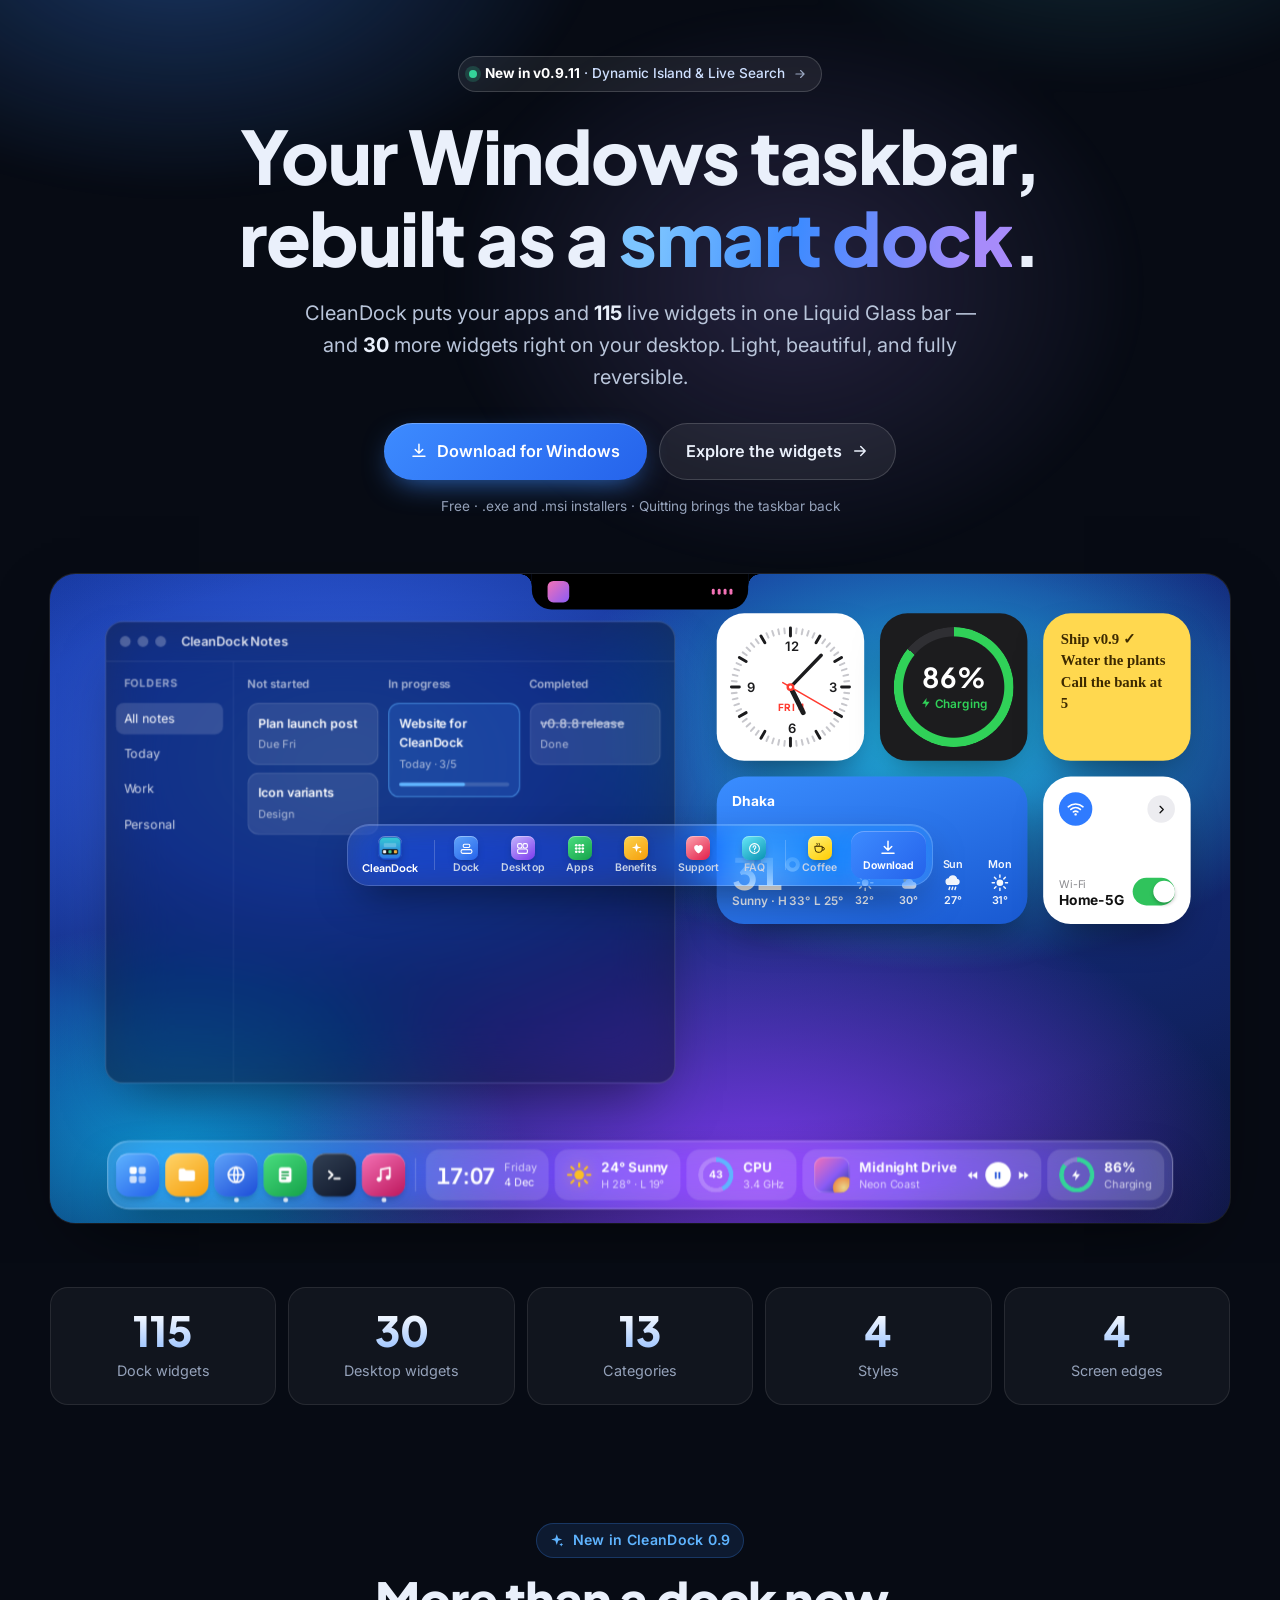
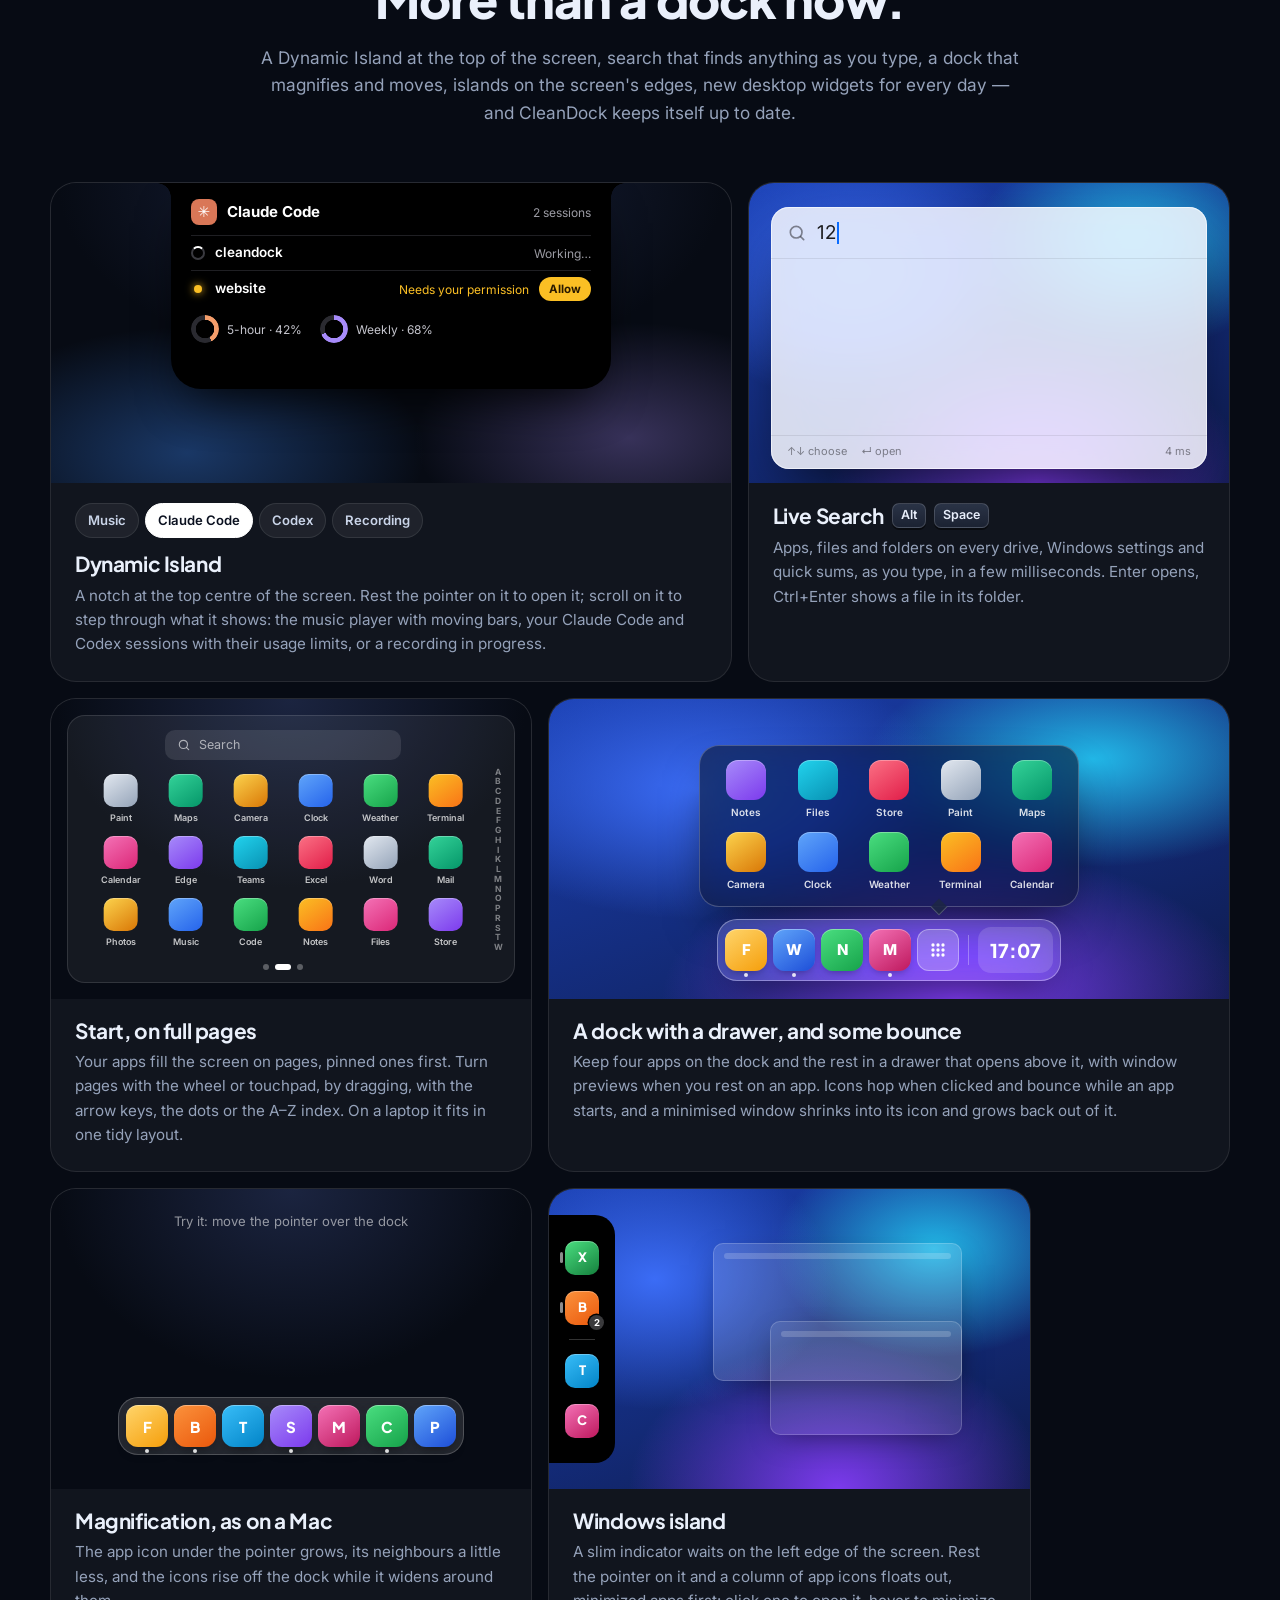
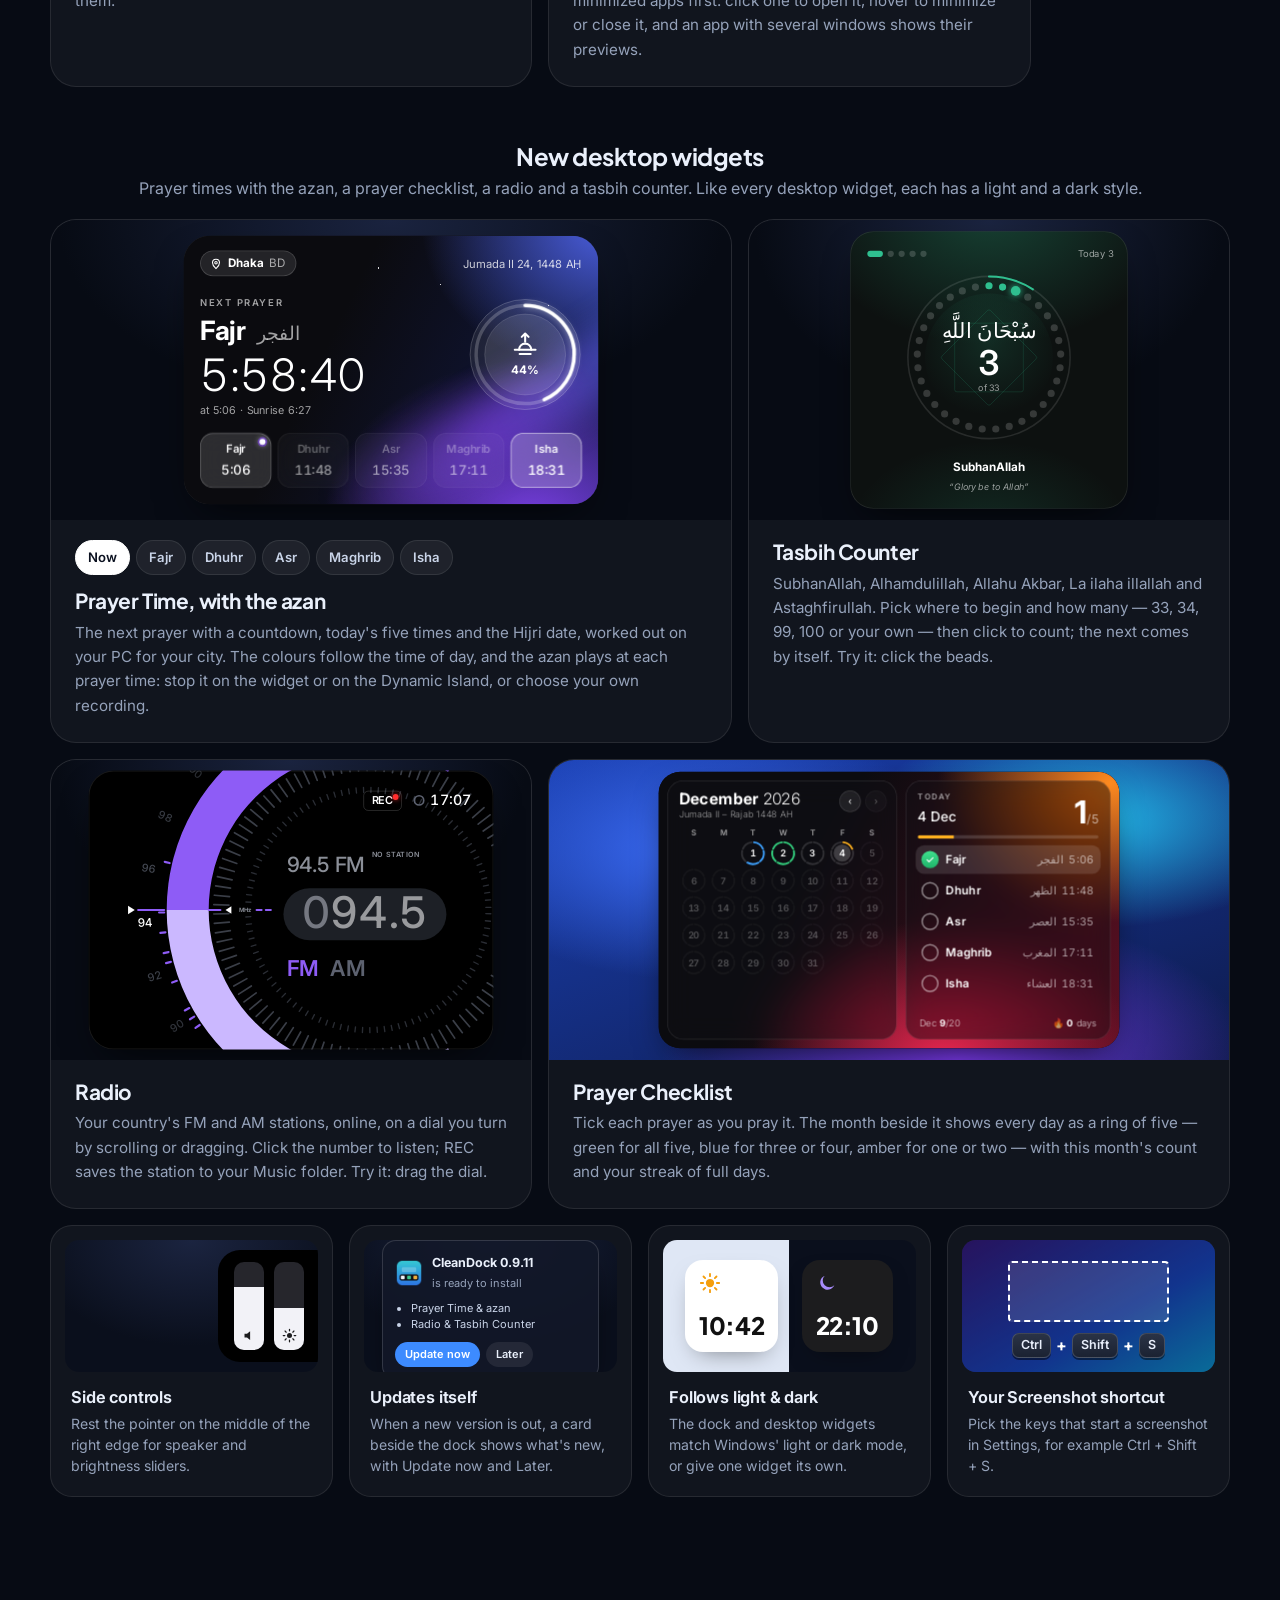
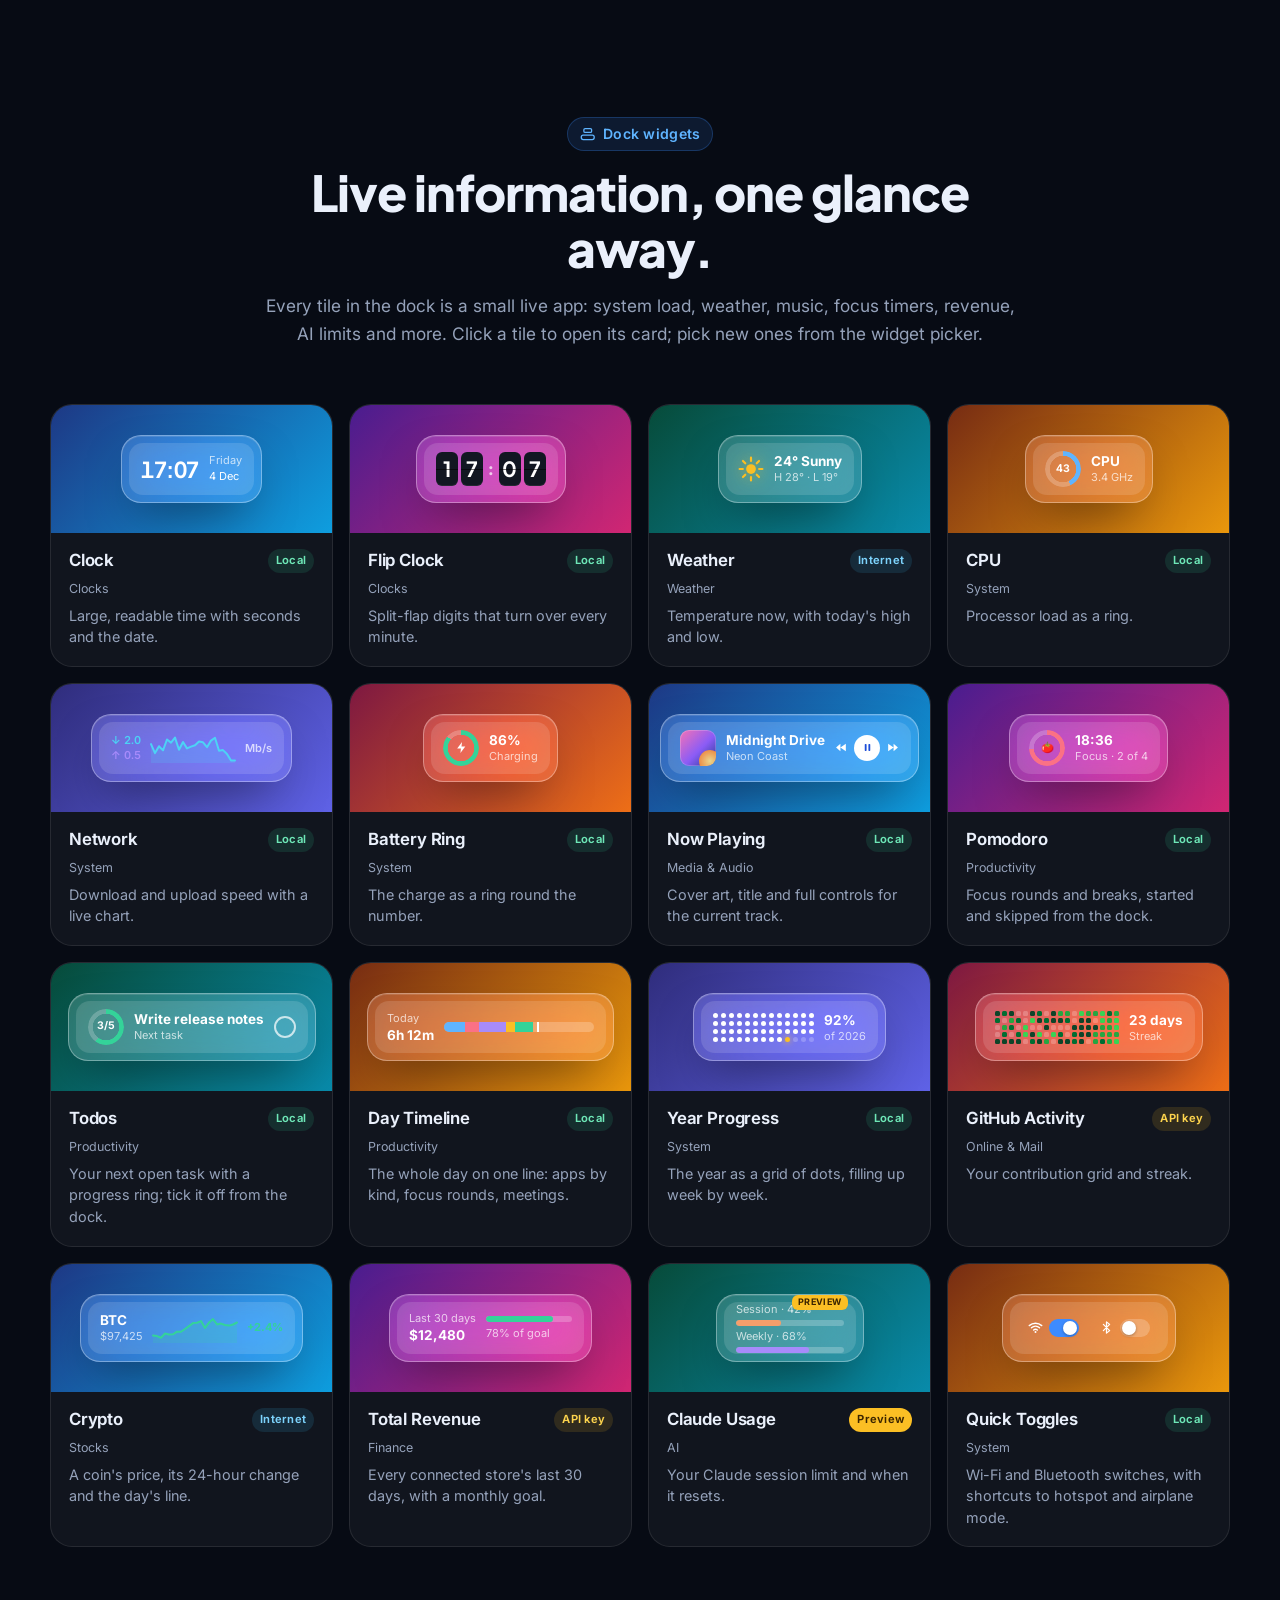
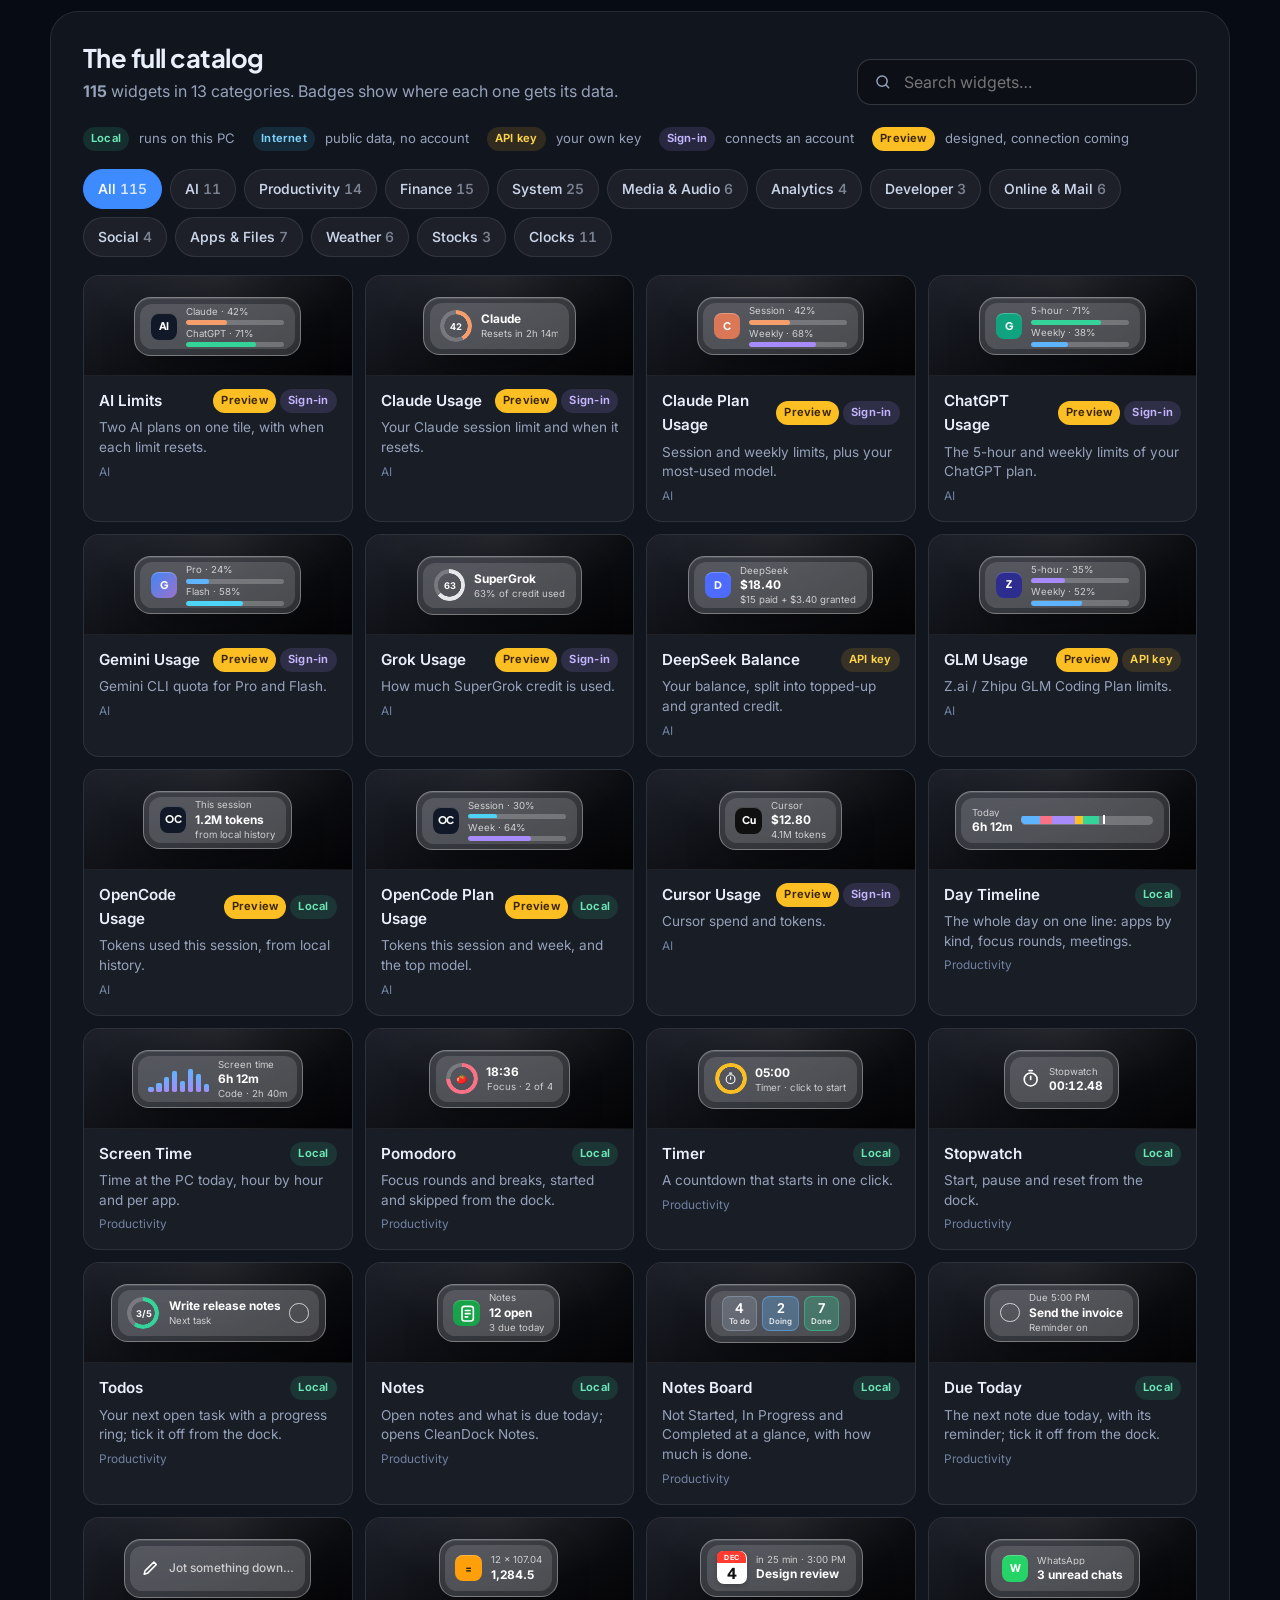
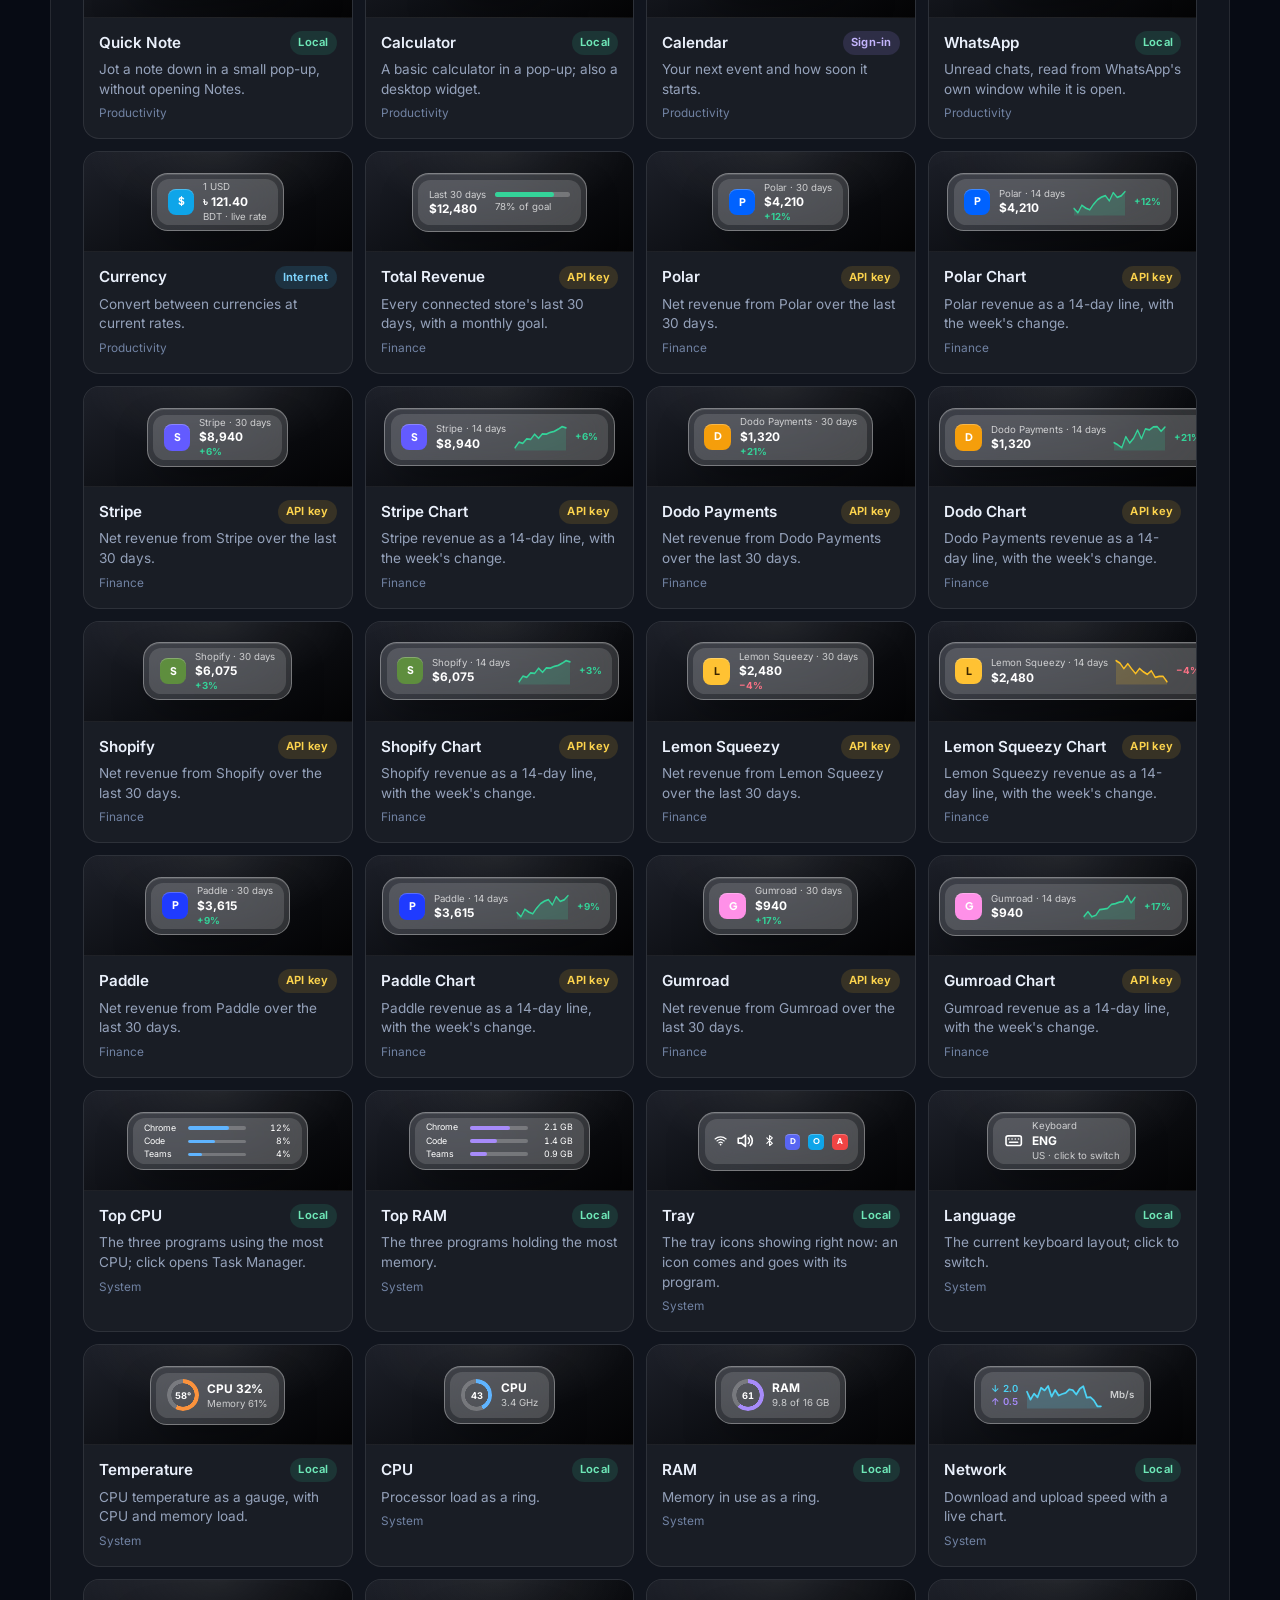
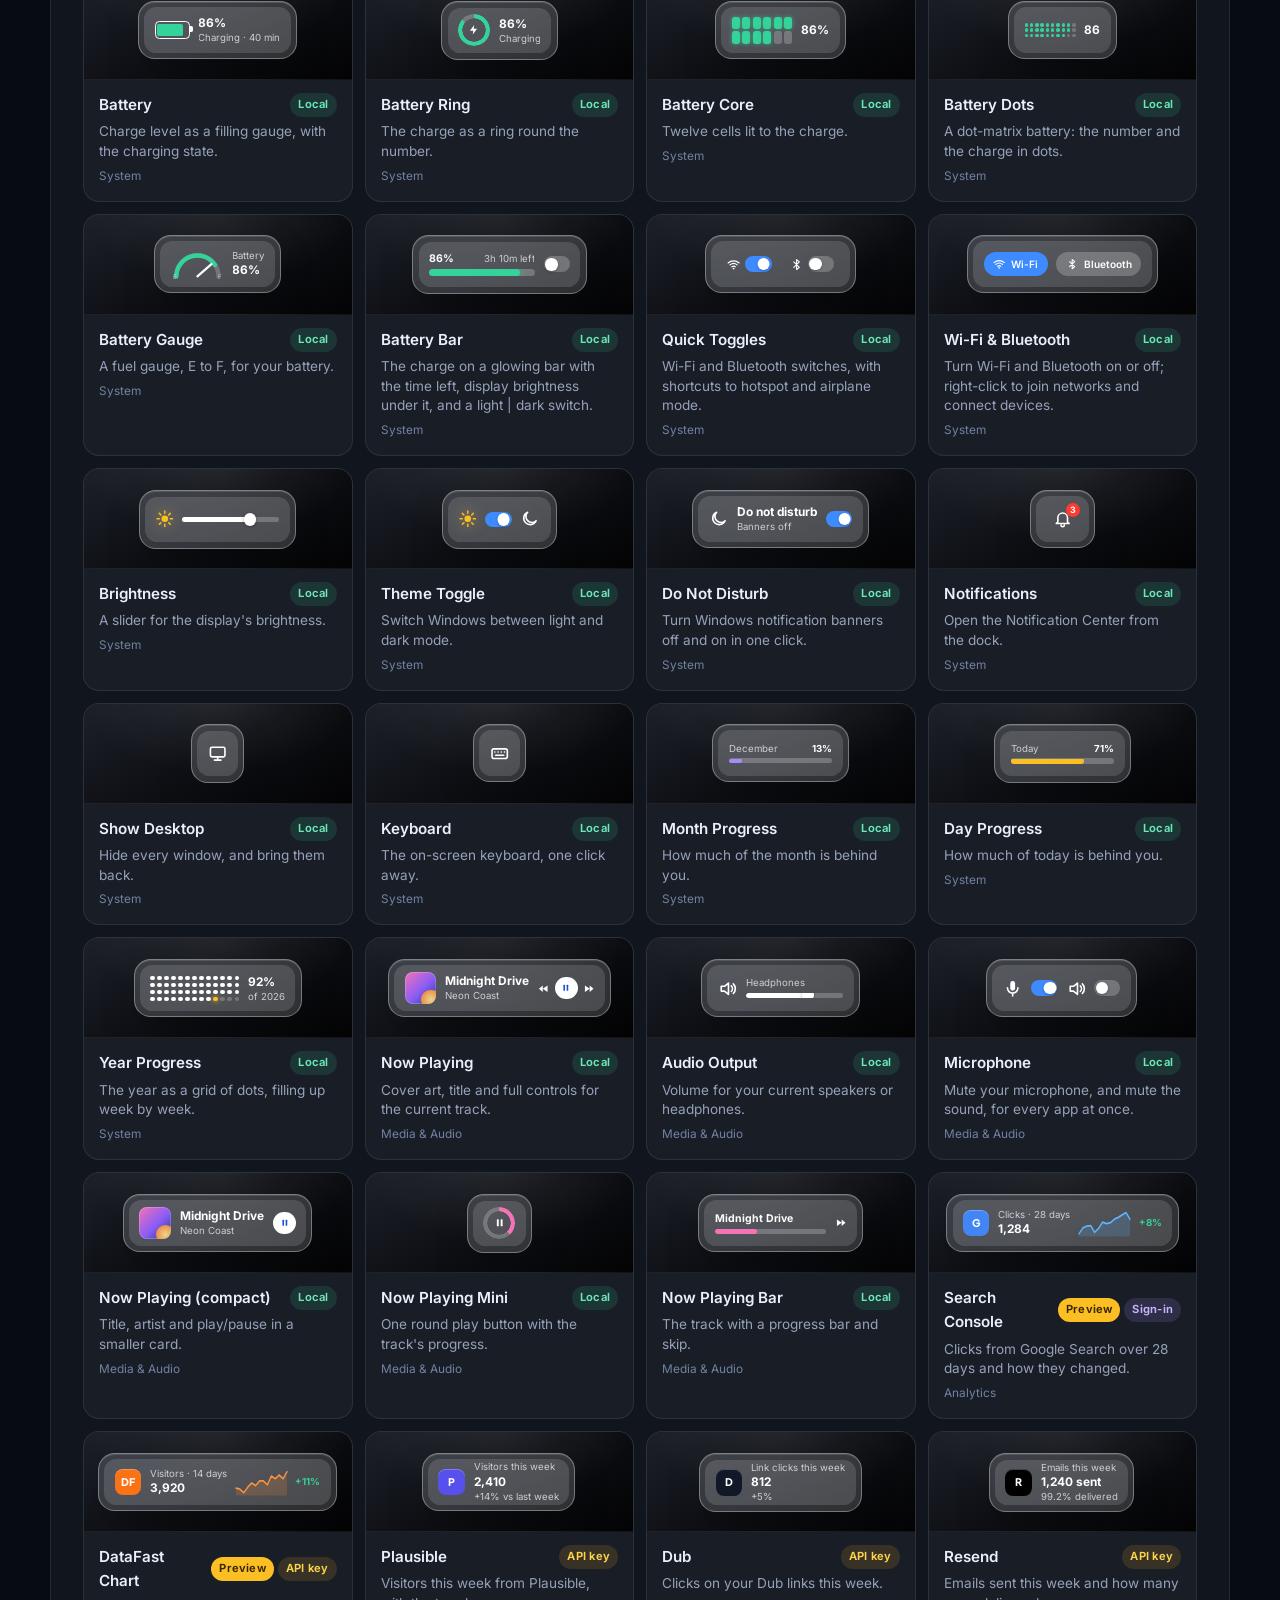
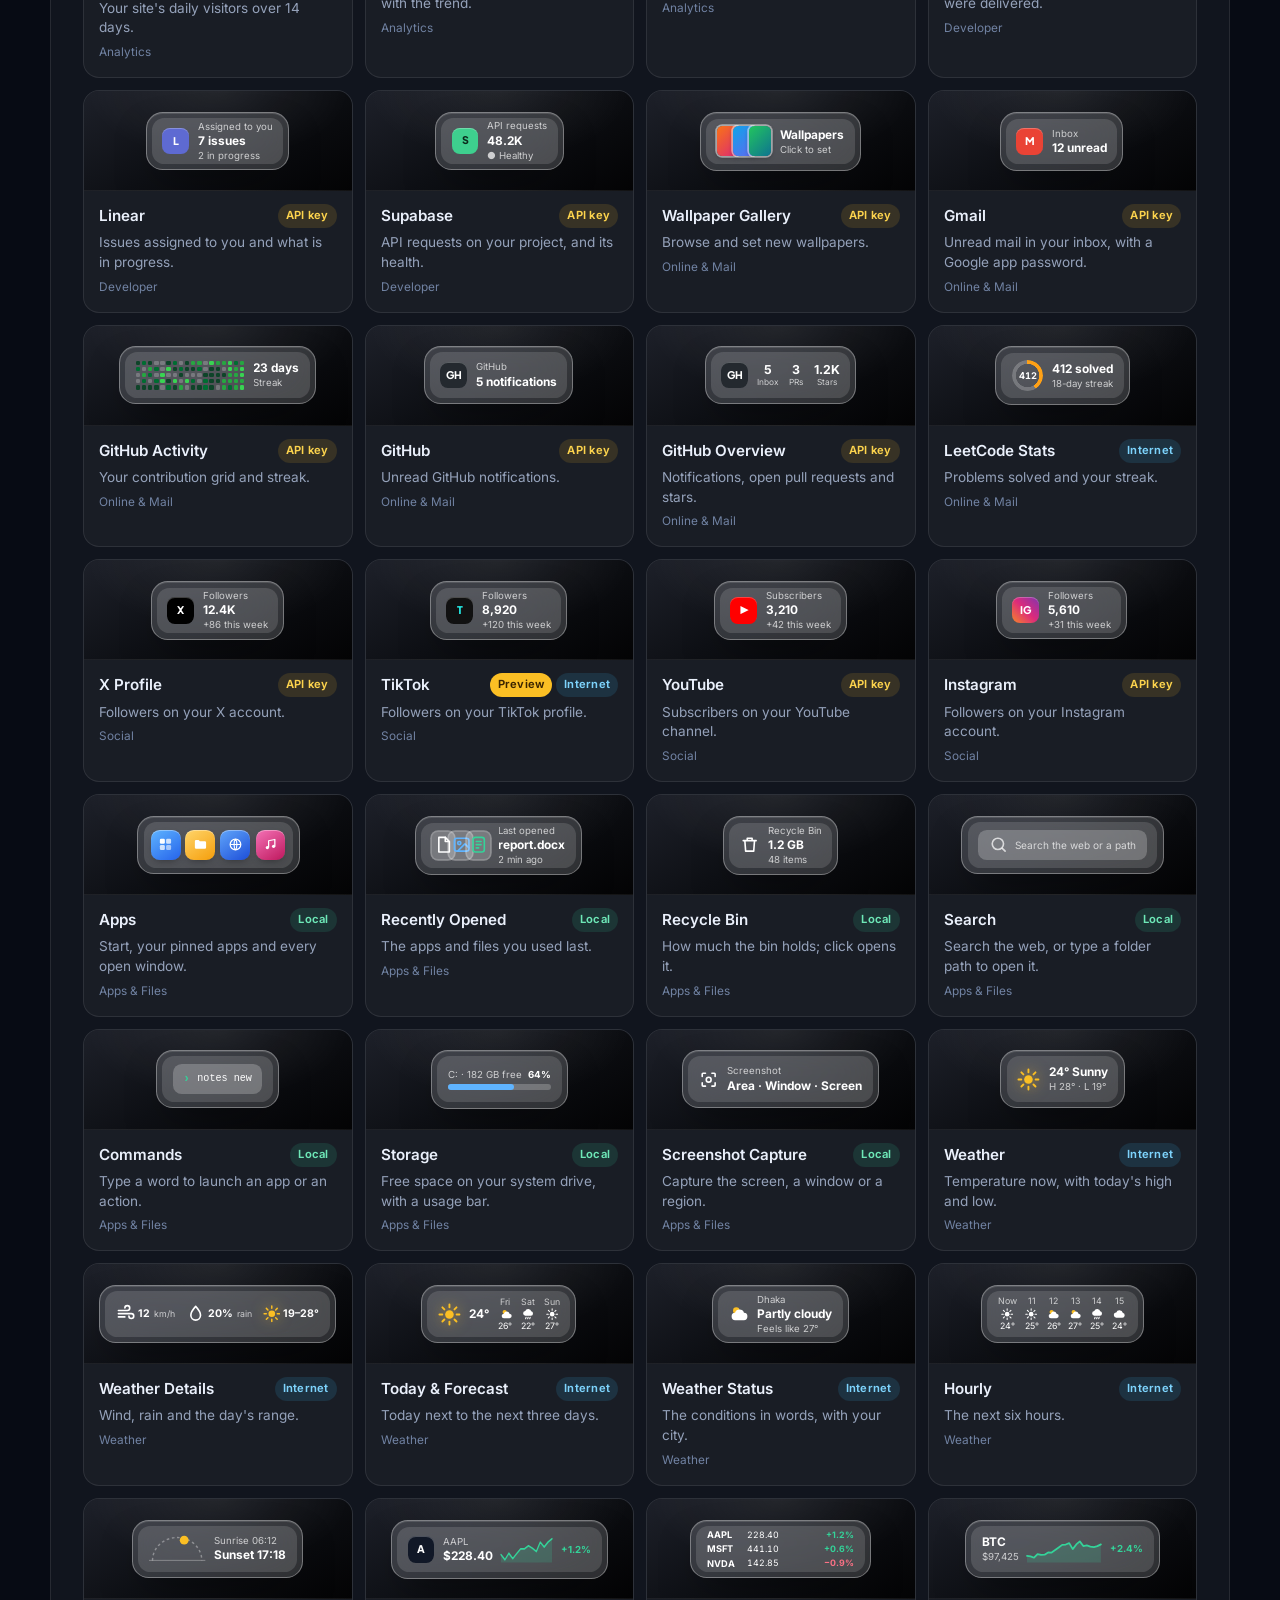
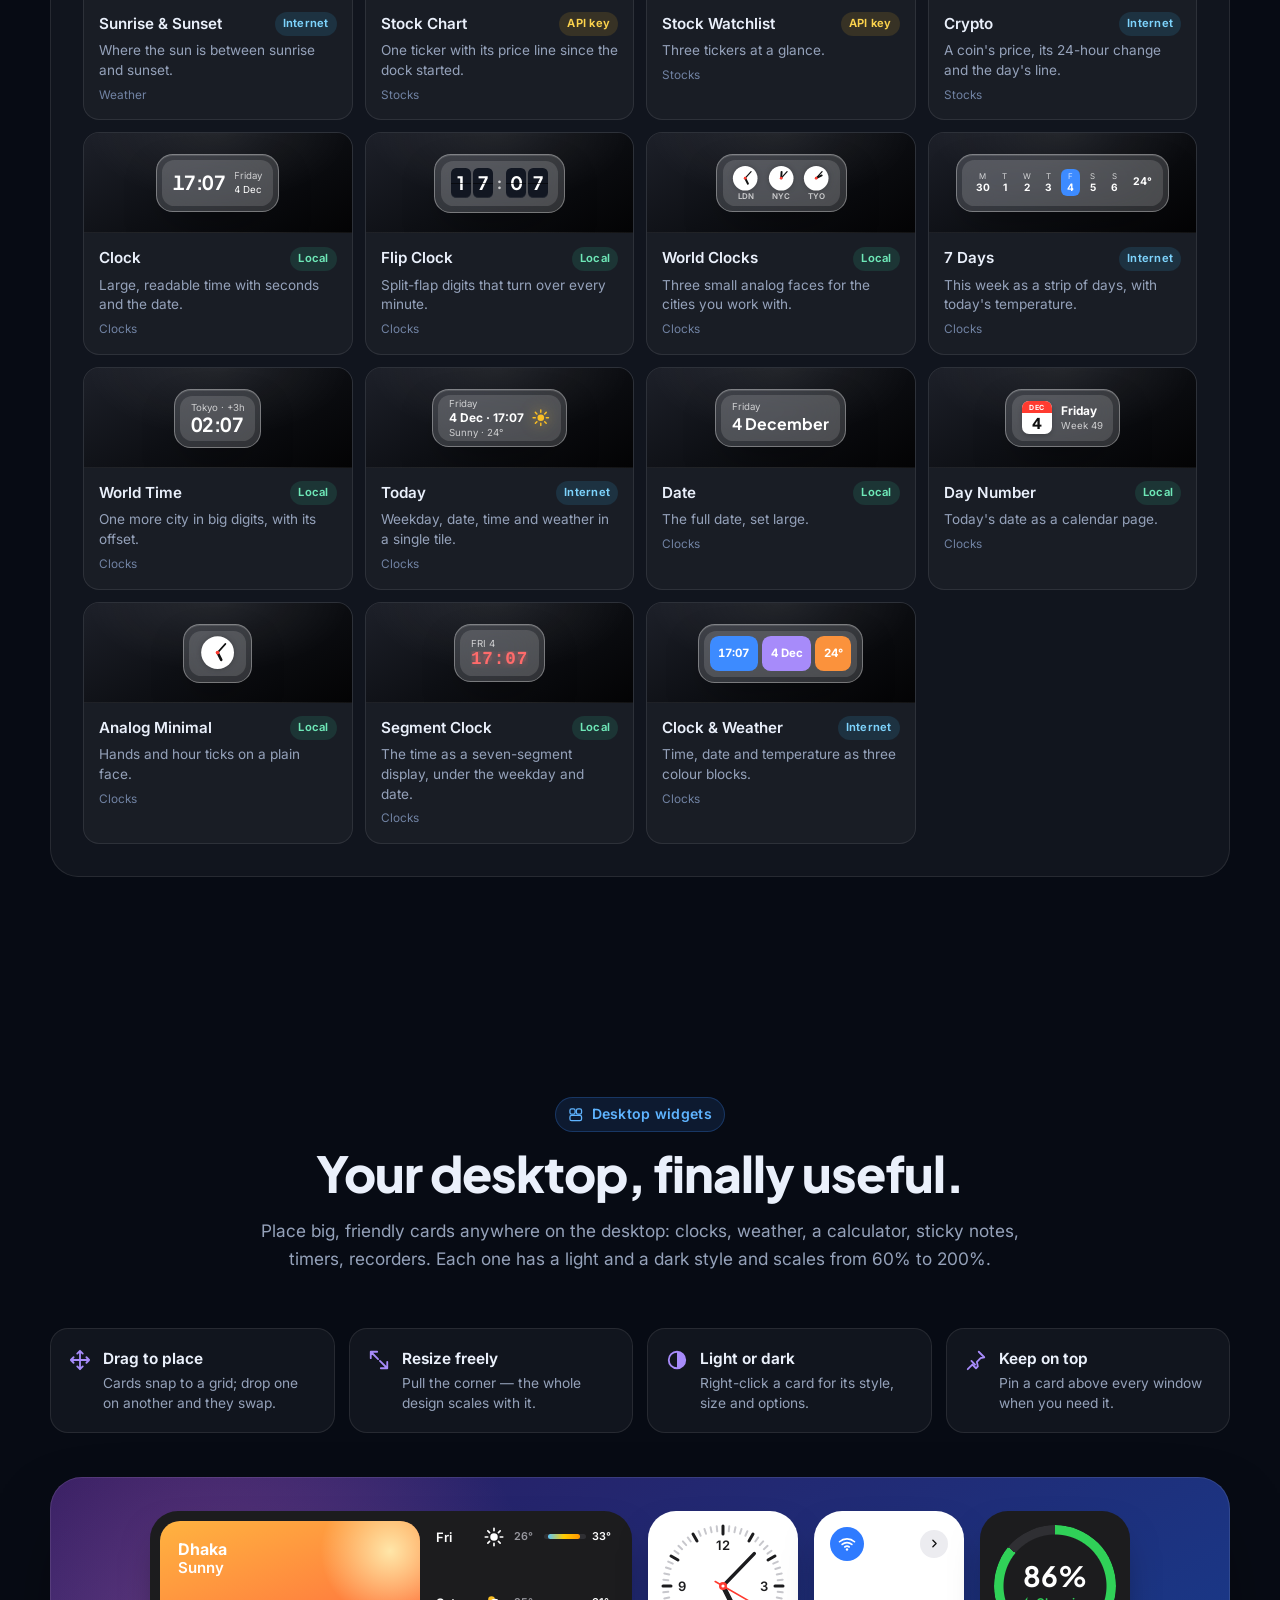
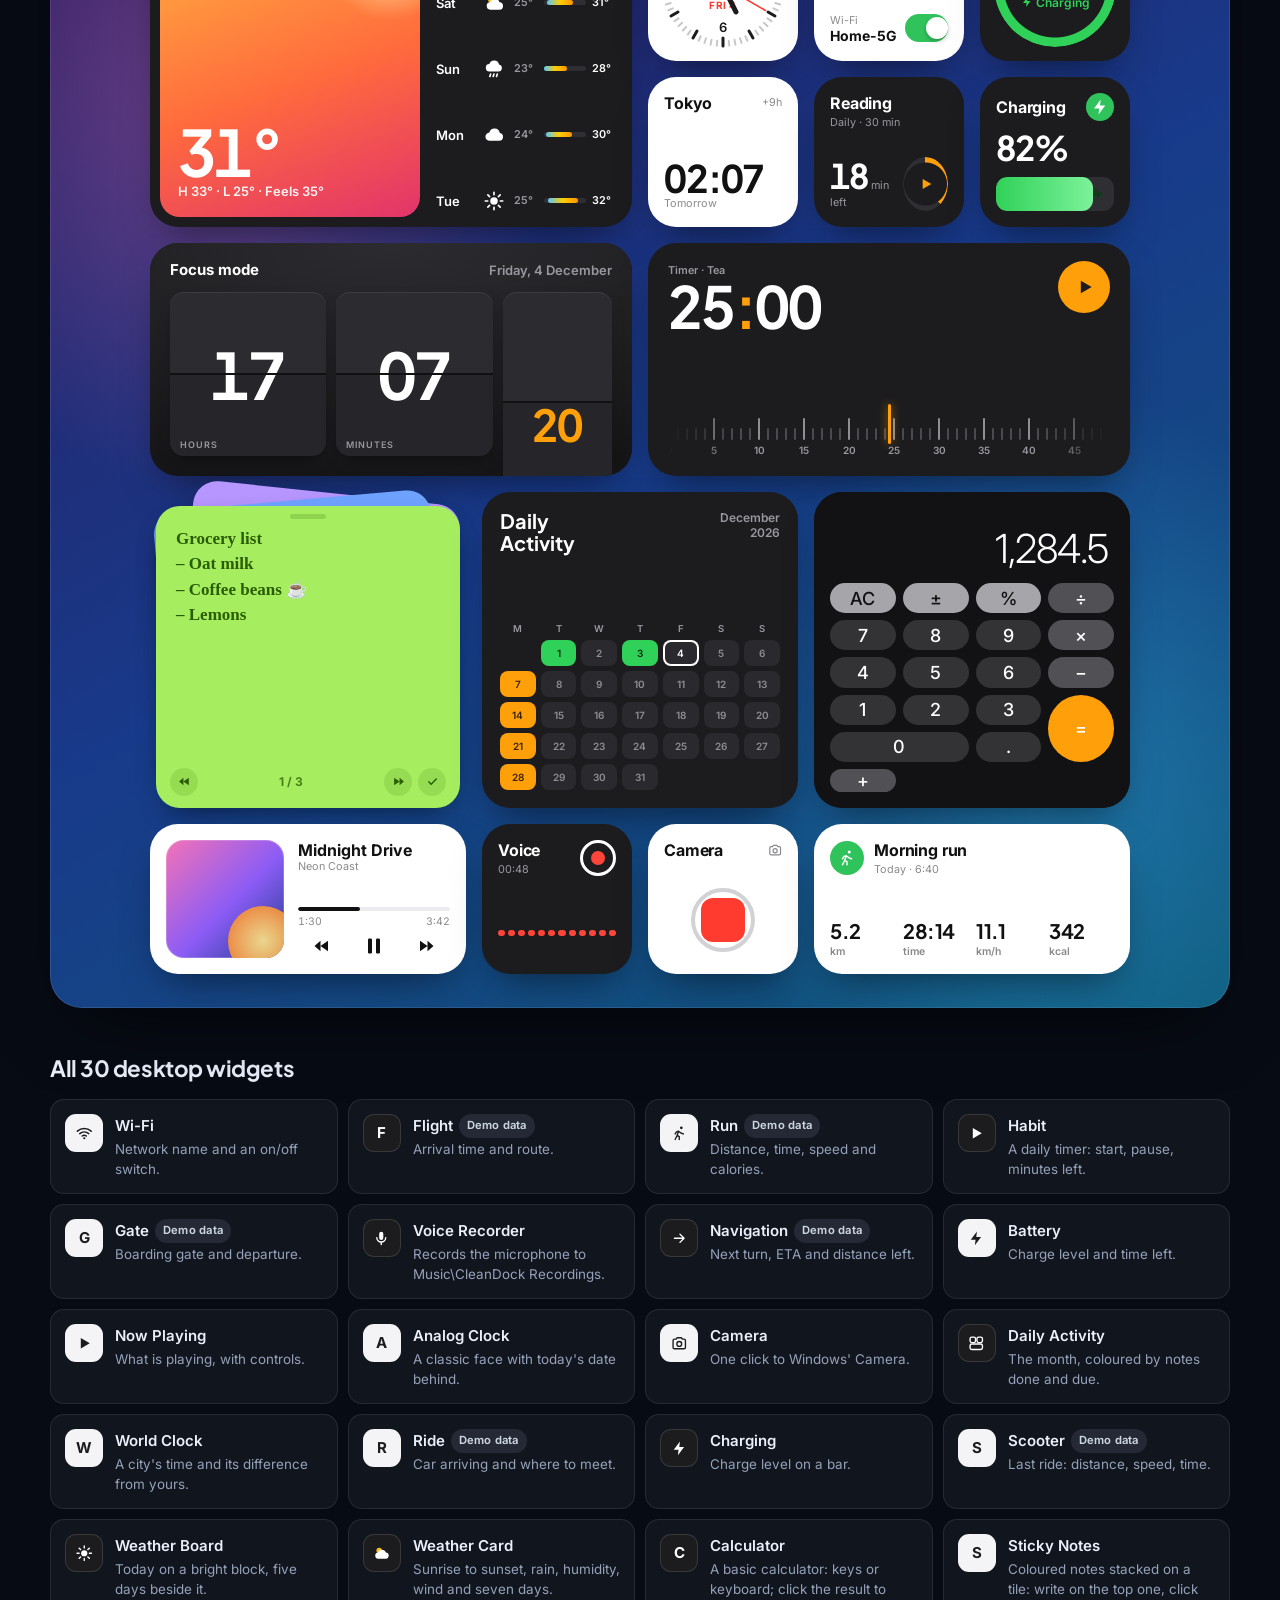
<file: index.html>
<!doctype html>
<html lang="en" class="no-js">
<head>
  <meta charset="utf-8">
  <meta name="viewport" content="width=device-width, initial-scale=1, viewport-fit=cover">
  <title>CleanDock — Free Dock & Widgets for Windows 11 and 10</title>
  <meta name="description" content="Replace the Windows 11/10 taskbar with CleanDock: one Liquid Glass dock for your apps and 115 live widgets, plus 30 desktop widgets. Free and fully reversible.">
  <link rel="canonical" href="https://cleandock.site/">
  <meta name="robots" content="index, follow, max-image-preview:large, max-snippet:-1">
  <meta name="theme-color" content="#070b14">
  <meta name="color-scheme" content="dark">
  <meta name="application-name" content="CleanDock">

  <!-- social sharing -->
  <meta property="og:type" content="website">
  <meta property="og:site_name" content="CleanDock">
  <meta property="og:url" content="https://cleandock.site/">
  <meta property="og:title" content="CleanDock — Free Dock & Widgets for Windows 11 and 10">
  <meta property="og:description" content="Your apps and 115 live widgets in one Liquid Glass bar, plus 30 desktop widgets. A free taskbar replacement for Windows 11 and 10.">
  <meta property="og:image" content="https://cleandock.site/assets/og-image.png">
  <meta property="og:image:width" content="1200">
  <meta property="og:image:height" content="630">
  <meta property="og:image:alt" content="CleanDock: a Liquid Glass dock with apps and live widgets for Windows 11 and 10">
  <meta property="og:locale" content="en_US">
  <meta name="twitter:card" content="summary_large_image">
  <meta name="twitter:title" content="CleanDock — Free Dock & Widgets for Windows 11 and 10">
  <meta name="twitter:description" content="Your apps and 115 live widgets in one Liquid Glass bar, plus 30 desktop widgets. A free taskbar replacement for Windows 11 and 10.">
  <meta name="twitter:image" content="https://cleandock.site/assets/og-image.png">

  <!-- icons -->
  <link rel="icon" href="/favicon.ico" sizes="any">
  <link rel="icon" type="image/png" sizes="128x128" href="/assets/icon-128.png">
  <link rel="apple-touch-icon" href="/apple-touch-icon.png">
  <link rel="manifest" href="/site.webmanifest">

  <script type="application/ld+json">
  {
    "@context": "https://schema.org",
    "@graph": [
      {
        "@type": "WebSite",
        "@id": "https://cleandock.site/#website",
        "url": "https://cleandock.site/",
        "name": "CleanDock",
        "inLanguage": "en"
      },
      {
        "@type": "SoftwareApplication",
        "@id": "https://cleandock.site/#app",
        "name": "CleanDock",
        "url": "https://cleandock.site/",
        "description": "Replace the Windows 11/10 taskbar with CleanDock: one Liquid Glass dock for your apps and 115 live widgets, plus 30 desktop widgets. Free and fully reversible.",
        "image": "https://cleandock.site/assets/og-image.png",
        "screenshot": "https://cleandock.site/assets/og-image.png",
        "operatingSystem": "Windows 11, Windows 10",
        "applicationCategory": "UtilitiesApplication",
        "applicationSubCategory": "Taskbar replacement",
        "downloadUrl": "https://github.com/jehadsoftifybd/CleanDock-releases/releases/latest/download/CleanDock-Setup.exe",
        "installUrl": "https://github.com/jehadsoftifybd/CleanDock-releases/releases/latest/download/CleanDock-Setup.exe",
        "offers": {
          "@type": "Offer",
          "price": "0",
          "priceCurrency": "USD"
        },
        "featureList": [
          "Replaces the Windows taskbar with a Liquid Glass dock on any screen edge",
          "115 live dock widgets in 13 categories and 30 desktop widgets",
          "Dynamic Island for music, recordings, Claude Code and Codex",
          "Live Search for apps, files, settings and sums (Alt + Space)",
          "Start menu with app pages, file browser, notes board and screenshot tool",
          "Updates itself; restores the original taskbar when you quit"
        ]
      },
      {
        "@type": "FAQPage",
        "@id": "https://cleandock.site/#faq",
        "mainEntity": [
          {
            "@type": "Question",
            "name": "Is CleanDock free?",
            "acceptedAnswer": {
              "@type": "Answer",
              "text": "Yes. Download it, use every widget, no account needed. If you'd like to support it, you can buy me a coffee."
            }
          },
          {
            "@type": "Question",
            "name": "Does it change Windows files?",
            "acceptedAnswer": {
              "@type": "Answer",
              "text": "No. While the dock is open it switches the taskbar to auto-hide and hides its window. Quitting restores both. The original setting is kept in %LOCALAPPDATA%\\CleanDock\\taskbar.state so --restore can put it back even after a crash."
            }
          },
          {
            "@type": "Question",
            "name": "Which Windows versions are supported?",
            "acceptedAnswer": {
              "@type": "Answer",
              "text": "Windows 11 and Windows 10, 64-bit. Download the .exe installer, or the .msi if you deploy with policies."
            }
          },
          {
            "@type": "Question",
            "name": "How do I add or remove widgets?",
            "acceptedAnswer": {
              "@type": "Answer",
              "text": "Run CleanDock again while it's open, or right-click the dock, to open the widget picker. \"Ready to use\" shows everything that works right away; account widgets show \"Click to connect\" until you paste a key."
            }
          },
          {
            "@type": "Question",
            "name": "Where are my account keys stored?",
            "acceptedAnswer": {
              "@type": "Answer",
              "text": "Only on your PC, encrypted with Windows data protection (DPAPI). Each key is sent only to the service it belongs to."
            }
          },
          {
            "@type": "Question",
            "name": "What are \"Preview\" widgets?",
            "acceptedAnswer": {
              "@type": "Answer",
              "text": "They're finished designs — like Claude, ChatGPT, Gemini and Cursor usage — that still show sample numbers while their connection is being built. They're marked in the picker."
            }
          },
          {
            "@type": "Question",
            "name": "How does CleanDock update?",
            "acceptedAnswer": {
              "@type": "Answer",
              "text": "It updates itself. When a new version is out, a card beside the dock shows what's new, with Update now and Later. You can also check any time in Settings → Check for updates."
            }
          },
          {
            "@type": "Question",
            "name": "Does CleanDock collect any data?",
            "acceptedAnswer": {
              "@type": "Answer",
              "text": "Only anonymous counts of installs and daily use: the CleanDock version, your Windows version and language. No names, files, window titles or account keys."
            }
          },
          {
            "@type": "Question",
            "name": "Does it start with Windows?",
            "acceptedAnswer": {
              "@type": "Answer",
              "text": "Yes, an installed copy always starts with Windows. You can still switch it off in Windows Settings → Apps → Startup, and CleanDock respects that."
            }
          }
        ]
      }
    ]
  }
  </script>
  <link rel="preconnect" href="https://fonts.googleapis.com">
  <link rel="preconnect" href="https://fonts.gstatic.com" crossorigin>
  <link href="https://fonts.googleapis.com/css2?family=Inter:wght@400;500;600;700&family=Plus+Jakarta+Sans:wght@600;700;800&display=swap" rel="stylesheet">
  <link rel="stylesheet" href="styles.css?v=18">
</head>
<body>

<!-- ───────────── Navigation ───────────── -->
<header class="nav" id="top">
  <button class="to-top" id="toTop" type="button" aria-label="Back to top" data-tip="Back to top"><svg><use href="#i-up"/></svg></button>
  <nav class="nav-dock" id="navDock" aria-label="Main">
    <a class="nd-brand" href="#top" aria-label="CleanDock home" data-tip="Home">
      <img class="nd-ic" src="assets/icon-128.png" alt="" width="24" height="24">
      <span class="nd-name">CleanDock</span>
    </a>
    <span class="nd-sep" aria-hidden="true"></span>
    <a class="nd-item" href="#dock-widgets" data-tip="Dock widgets"><span class="nd-ic" style="--g:linear-gradient(145deg,#60a5fa,#2563eb)"><svg><use href="#i-dock"/></svg></span><span class="nd-label">Dock</span></a>
    <a class="nd-item" href="#desktop-widgets" data-tip="Desktop widgets"><span class="nd-ic" style="--g:linear-gradient(145deg,#c4b5fd,#7c3aed)"><svg><use href="#i-grid"/></svg></span><span class="nd-label">Desktop</span></a>
    <a class="nd-item" href="#apps" data-tip="Built-in apps"><span class="nd-ic" style="--g:linear-gradient(145deg,#4ade80,#16a34a)"><svg><use href="#i-apps"/></svg></span><span class="nd-label">Apps</span></a>
    <a class="nd-item" href="#features" data-tip="Benefits"><span class="nd-ic" style="--g:linear-gradient(145deg,#fcd34d,#f59e0b)"><svg><use href="#i-spark"/></svg></span><span class="nd-label">Benefits</span></a>
    <a class="nd-item" href="#support" data-tip="Support"><span class="nd-ic" style="--g:linear-gradient(145deg,#fda4af,#e11d48)"><svg><use href="#i-heart"/></svg></span><span class="nd-label">Support</span></a>
    <a class="nd-item" href="#faq" data-tip="FAQ"><span class="nd-ic" style="--g:linear-gradient(145deg,#67e8f9,#0891b2)"><svg><use href="#i-help"/></svg></span><span class="nd-label">FAQ</span></a>
    <span class="nd-sep" aria-hidden="true"></span>
    <button class="nd-item nd-coffee" id="coffeeBtn" type="button" data-tip="Support" aria-haspopup="menu" aria-expanded="false" aria-controls="coffeeMenu"><span class="nd-ic" style="--g:linear-gradient(145deg,#fff27a,#ffcc00)"><svg><use href="#i-coffee"/></svg></span><span class="nd-label">Coffee</span></button>
    <a class="nd-dl" data-link="download" href="#download" data-tip="Download"><svg><use href="#i-download"/></svg><span>Download</span></a>
  </nav>
</header>

<main>

<!-- ───────────── Hero ───────────── -->
<section class="hero">
  <div class="hero-glow" aria-hidden="true"></div>
  <div class="wrap hero-copy reveal">
    <a class="pill" href="#new"><span class="pill-dot"></span><span><b>New in v<span data-version>0.9.11</span></b> · Dynamic Island &amp; Live Search</span><svg class="i"><use href="#i-arrow"/></svg></a>
    <h1>Your Windows taskbar, rebuilt as a <span class="grad">smart dock</span>.</h1>
    <p class="lead">CleanDock puts your apps and <b data-count="dock">115</b> live widgets in one Liquid Glass bar — and <b>30</b> more widgets right on your desktop. Light, beautiful, and fully reversible.</p>
    <div class="hero-cta">
      <a class="btn btn-lg btn-primary" data-link="download" href="#download">
        <svg class="i"><use href="#i-download"/></svg> Download for Windows
      </a>
      <a class="btn btn-lg btn-ghost" href="#dock-widgets">Explore the widgets <svg class="i"><use href="#i-arrow"/></svg></a>
    </div>
    <p class="fine">Free · .exe and .msi installers · Quitting brings the taskbar back</p>
  </div>

  <div class="wrap">
    <div class="stage-wrap reveal" data-stage="1200x660">
      <div class="stage screen" id="heroStage">
        <div class="wall" aria-hidden="true"></div>

        <!-- a window behind the widgets -->
        <div class="mock-win">
          <div class="mw-bar"><i></i><i></i><i></i><span>CleanDock Notes</span></div>
          <div class="mw-body">
            <div class="mw-side"><b>Folders</b><span class="on">All notes</span><span>Today</span><span>Work</span><span>Personal</span></div>
            <div class="mw-board">
              <div class="mw-col"><em>Not started</em><div class="mw-card"><b>Plan launch post</b><small>Due Fri</small></div><div class="mw-card"><b>Icon variants</b><small>Design</small></div></div>
              <div class="mw-col"><em>In progress</em><div class="mw-card hot"><b>Website for CleanDock</b><small>Today · 3/5</small><span class="mw-prog"><i style="width:60%"></i></span></div></div>
              <div class="mw-col"><em>Completed</em><div class="mw-card done"><b>v0.8.8 release</b><small>Done</small></div></div>
            </div>
          </div>
        </div>

        <!-- desktop widgets on the hero desktop -->
        <div class="hero-desk">
          <div class="dw dw-s light" data-dw="analog"></div>
          <div class="dw dw-s dark" data-dw="batteryRing"></div>
          <div class="dw dw-w dark" data-dw="weatherMini"></div>
          <div class="dw dw-s sticky-y" data-dw="stickySmall"></div>
          <div class="dw dw-s light" data-dw="wifi"></div>
        </div>

        <!-- Dynamic Island, small, with music playing -->
        <div class="hero-isl" aria-hidden="true"><span class="isl-ear l"></span><span class="isl-ear r"></span><span class="hi-cover"></span><span class="hi-bars"><i></i><i></i><i></i><i></i></span></div>

        <!-- the dock -->
        <div class="dock skin-glass pos-bottom" id="heroDock"></div>
      </div>
    </div>
  </div>
</section>

<!-- ───────────── Numbers ───────────── -->
<section class="numbers">
  <div class="wrap nums reveal">
    <div><b data-count="dock">115</b><span>Dock widgets</span></div>
    <div><b>30</b><span>Desktop widgets</span></div>
    <div><b>13</b><span>Categories</span></div>
    <div><b>4</b><span>Styles</span></div>
    <div><b>4</b><span>Screen edges</span></div>
  </div>
</section>

<!-- ───────────── What's new ───────────── -->
<section class="sec" id="new">
  <div class="wrap">
    <div class="sec-head reveal">
      <span class="eyebrow"><svg class="i"><use href="#i-spark"/></svg> New in CleanDock 0.9</span>
      <h2>More than a dock now.</h2>
      <p>A Dynamic Island at the top of the screen, search that finds anything as you type, a dock that magnifies and moves, islands on the screen's edges, new desktop widgets for every day — and CleanDock keeps itself up to date.</p>
    </div>

    <div class="nw-grid">
      <!-- Dynamic Island -->
      <article class="nw-card nw-wide reveal" id="nwIsland">
        <div class="nw-stage nw-dark" aria-hidden="true">
          <div class="isl-wall"></div>
          <div class="isl" id="isl" data-state="music"><span class="isl-ear l"></span><span class="isl-ear r"></span><div class="isl-body" id="islBody"></div></div>
        </div>
        <div class="nw-txt">
          <div class="nw-tabs" role="tablist" aria-label="What Dynamic Island shows">
            <button role="tab" aria-selected="true" data-isl="music">Music</button>
            <button role="tab" aria-selected="false" data-isl="claude">Claude Code</button>
            <button role="tab" aria-selected="false" data-isl="codex">Codex</button>
            <button role="tab" aria-selected="false" data-isl="rec">Recording</button>
          </div>
          <h3>Dynamic Island</h3>
          <p>A notch at the top centre of the screen. Rest the pointer on it to open it; scroll on it to step through what it shows: the music player with moving bars, your Claude Code and Codex sessions with their usage limits, or a recording in progress.</p>
        </div>
      </article>

      <!-- Live Search -->
      <article class="nw-card reveal">
        <div class="nw-stage nw-blur" aria-hidden="true">
          <div class="ls-mock">
            <div class="lsm-bar">
              <svg viewBox="0 0 24 24"><circle cx="11" cy="11" r="7" fill="none" stroke="currentColor" stroke-width="2"/><path d="m20 20-3.5-3.5" stroke="currentColor" stroke-width="2" stroke-linecap="round"/></svg>
              <span class="lsm-field"><span id="lsTyped">rep</span><span class="lsm-caret"></span><span class="lsm-ghost" id="lsGhost">ort.pdf</span><span class="lsm-open" id="lsOpen"> — Open</span></span>
            </div>
            <div class="lsm-list" id="lsList"></div>
            <div class="lsm-foot"><span>↑↓ choose</span><span>↵ open</span><span class="lsm-ms" id="lsMs">4 ms</span></div>
          </div>
        </div>
        <div class="nw-txt">
          <h3>Live Search <kbd>Alt</kbd><kbd>Space</kbd></h3>
          <p>Apps, files and folders on every drive, Windows settings and quick sums, as you type, in a few milliseconds. Enter opens, Ctrl+Enter shows a file in its folder.</p>
        </div>
      </article>

      <!-- Start pages -->
      <article class="nw-card reveal">
        <div class="nw-stage nw-dark" aria-hidden="true">
          <div class="st-mock">
            <div class="st-search"><svg viewBox="0 0 24 24"><circle cx="11" cy="11" r="7" fill="none" stroke="currentColor" stroke-width="2"/><path d="m20 20-3.5-3.5" stroke="currentColor" stroke-width="2" stroke-linecap="round"/></svg>Search</div>
            <div class="st-pages"><div class="st-strip" id="stStrip"><div class="st-page"></div><div class="st-page"></div></div></div>
            <div class="st-dots"><i class="on"></i><i></i><i></i></div>
            <div class="st-az">A B C D E F G H I K L M N O P R S T W</div>
          </div>
        </div>
        <div class="nw-txt">
          <h3>Start, on full pages</h3>
          <p>Your apps fill the screen on pages, pinned ones first. Turn pages with the wheel or touchpad, by dragging, with the arrow keys, the dots or the A–Z index. On a laptop it fits in one tidy layout.</p>
        </div>
      </article>

      <!-- Dock drawer & motion -->
      <article class="nw-card nw-wide reveal">
        <div class="nw-stage nw-wall" aria-hidden="true">
          <div class="dr-pop">
            <div class="dr-grid" id="drGrid"></div>
          </div>
          <div class="dr-dock" id="drDock"></div>
        </div>
        <div class="nw-txt">
          <h3>A dock with a drawer, and some bounce</h3>
          <p>Keep four apps on the dock and the rest in a drawer that opens above it, with window previews when you rest on an app. Icons hop when clicked and bounce while an app starts, and a minimised window shrinks into its icon and grows back out of it.</p>
        </div>
      </article>

      <!-- Dock magnification -->
      <article class="nw-card reveal" id="nwMag">
        <div class="nw-stage nw-dark" aria-hidden="true">
          <div class="mg-dock" id="mgDock"></div>
          <span class="mg-hint">Try it: move the pointer over the dock</span>
        </div>
        <div class="nw-txt">
          <h3>Magnification, as on a Mac</h3>
          <p>The app icon under the pointer grows, its neighbours a little less, and the icons rise off the dock while it widens around them.</p>
        </div>
      </article>

      <!-- Windows island -->
      <article class="nw-card reveal" id="nwShelf">
        <div class="nw-stage nw-wall" aria-hidden="true">
          <div class="wi-win w1"></div><div class="wi-win w2"></div>
          <div class="wi" id="wi">
            <span class="wi-dots"><i></i><i></i></span>
            <div class="wi-col" id="wiCol"></div>
          </div>
          <div class="wi-cards" id="wiCards"><span><b></b></span><span><b></b></span></div>
        </div>
        <div class="nw-txt">
          <h3>Windows island</h3>
          <p>A slim indicator waits on the left edge of the screen. Rest the pointer on it and a column of app icons floats out, minimized apps first: click one to open it, hover to minimize or close it, and an app with several windows shows their previews.</p>
        </div>
      </article>
    </div>

    <div class="nw-sub reveal">
      <h3>New desktop widgets</h3>
      <p>Prayer times with the azan, a prayer checklist, a radio and a tasbih counter. Like every desktop widget, each has a light and a dark style.</p>
    </div>
    <div class="nw-grid">
      <!-- Prayer Time -->
      <article class="nw-card nw-wide reveal" id="nwPrayer">
        <div class="nw-stage nw-dark" aria-hidden="true">
          <div class="nw-fit xp-fit"><div class="xp" id="xp"></div></div>
        </div>
        <div class="nw-txt">
          <div class="nw-tabs" role="tablist" aria-label="Time of day on the Prayer Time widget">
            <button role="tab" aria-selected="true" data-xp="now">Now</button>
            <button role="tab" aria-selected="false" data-xp="fajr">Fajr</button>
            <button role="tab" aria-selected="false" data-xp="dhuhr">Dhuhr</button>
            <button role="tab" aria-selected="false" data-xp="asr">Asr</button>
            <button role="tab" aria-selected="false" data-xp="maghrib">Maghrib</button>
            <button role="tab" aria-selected="false" data-xp="isha">Isha</button>
          </div>
          <h3>Prayer Time, with the azan</h3>
          <p>The next prayer with a countdown, today's five times and the Hijri date, worked out on your PC for your city. The colours follow the time of day, and the azan plays at each prayer time: stop it on the widget or on the Dynamic Island, or choose your own recording.</p>
        </div>
      </article>

      <!-- Tasbih Counter -->
      <article class="nw-card reveal" id="nwTasbih">
        <div class="nw-stage nw-dark" aria-hidden="true">
          <div class="nw-fit xt-fit"><div class="xt" id="xt"></div></div>
        </div>
        <div class="nw-txt">
          <h3>Tasbih Counter</h3>
          <p>SubhanAllah, Alhamdulillah, Allahu Akbar, La ilaha illallah and Astaghfirullah. Pick where to begin and how many — 33, 34, 99, 100 or your own — then click to count; the next comes by itself. Try it: click the beads.</p>
        </div>
      </article>

      <!-- Radio -->
      <article class="nw-card reveal" id="nwRadio">
        <div class="nw-stage nw-dark" aria-hidden="true">
          <div class="nw-fit xr-fit"><div class="xr" id="xr"></div></div>
        </div>
        <div class="nw-txt">
          <h3>Radio</h3>
          <p>Your country's FM and AM stations, online, on a dial you turn by scrolling or dragging. Click the number to listen; REC saves the station to your Music folder. Try it: drag the dial.</p>
        </div>
      </article>

      <!-- Prayer Checklist -->
      <article class="nw-card nw-wide reveal" id="nwCheck">
        <div class="nw-stage nw-wall" aria-hidden="true">
          <div class="nw-fit xc-fit"><div class="xc" id="xc"></div></div>
        </div>
        <div class="nw-txt">
          <h3>Prayer Checklist</h3>
          <p>Tick each prayer as you pray it. The month beside it shows every day as a ring of five — green for all five, blue for three or four, amber for one or two — with this month's count and your streak of full days.</p>
        </div>
      </article>
    </div>

    <div class="nw-small">
      <article class="nw-mini reveal">
        <div class="nm-art nm-side" aria-hidden="true">
          <div class="sd-notch">
            <div class="sd-slider" style="--v:72%"><i></i><svg viewBox="0 0 24 24"><path d="M4 9v6h4l5 4V5L8 9z" fill="currentColor"/></svg></div>
            <div class="sd-slider" style="--v:48%"><i></i><svg viewBox="0 0 24 24"><circle cx="12" cy="12" r="4" fill="currentColor"/><path d="M12 2v2.5M12 19.5V22M2 12h2.5M19.5 12H22M4.9 4.9l1.8 1.8M17.3 17.3l1.8 1.8M4.9 19.1l1.8-1.8M17.3 6.7l1.8-1.8" stroke="currentColor" stroke-width="2" stroke-linecap="round"/></svg></div>
          </div>
        </div>
        <h3>Side controls</h3>
        <p>Rest the pointer on the middle of the right edge for speaker and brightness sliders.</p>
      </article>
      <article class="nw-mini reveal">
        <div class="nm-art" aria-hidden="true">
          <div class="up-card">
            <div class="up-top"><img src="assets/icon-128.png" alt="" width="28" height="28"><span><b>CleanDock <span data-version>0.9.11</span></b><small>is ready to install</small></span></div>
            <ul><li>Prayer Time &amp; azan</li><li>Radio &amp; Tasbih Counter</li></ul>
            <div class="up-btns"><span class="up-go">Update now</span><span>Later</span></div>
          </div>
        </div>
        <h3>Updates itself</h3>
        <p>When a new version is out, a card beside the dock shows what's new, with Update now and Later.</p>
      </article>
      <article class="nw-mini reveal">
        <div class="nm-art nm-theme" aria-hidden="true">
          <div class="th-w th-l"><svg viewBox="0 0 24 24"><circle cx="12" cy="12" r="4.5" fill="currentColor"/><path d="M12 2v2.5M12 19.5V22M2 12h2.5M19.5 12H22M4.9 4.9l1.8 1.8M17.3 17.3l1.8 1.8M4.9 19.1l1.8-1.8M17.3 6.7l1.8-1.8" stroke="currentColor" stroke-width="2" stroke-linecap="round"/></svg><b>10:42</b></div>
          <div class="th-w th-d"><svg viewBox="0 0 24 24"><path d="M20 14.5A8 8 0 1 1 9.5 4a6.5 6.5 0 0 0 10.5 10.5z" fill="currentColor"/></svg><b>22:10</b></div>
        </div>
        <h3>Follows light &amp; dark</h3>
        <p>The dock and desktop widgets match Windows' light or dark mode, or give one widget its own.</p>
      </article>
      <article class="nw-mini reveal">
        <div class="nm-art nm-shot" aria-hidden="true">
          <div class="sh-area"></div>
          <div class="sh-keys"><kbd>Ctrl</kbd><span>+</span><kbd>Shift</kbd><span>+</span><kbd>S</kbd></div>
        </div>
        <h3>Your Screenshot shortcut</h3>
        <p>Pick the keys that start a screenshot in Settings, for example Ctrl + Shift + S.</p>
      </article>
    </div>
  </div>
</section>

<!-- ───────────── Dock widgets ───────────── -->
<section class="sec" id="dock-widgets">
  <div class="wrap">
    <div class="sec-head reveal">
      <span class="eyebrow"><svg class="i"><use href="#i-dock"/></svg> Dock widgets</span>
      <h2>Live information, one glance away.</h2>
      <p>Every tile in the dock is a small live app: system load, weather, music, focus timers, revenue, AI limits and more. Click a tile to open its card; pick new ones from the widget picker.</p>
    </div>

    <div class="tile-grid" id="tileGrid"></div>

    <div class="cat-browser reveal" id="catalog">
      <div class="cb-head">
        <div>
          <h3>The full catalog</h3>
          <p class="muted"><b data-count="dock">115</b> widgets in 13 categories. Badges show where each one gets its data.</p>
        </div>
        <label class="search">
          <svg class="i"><use href="#i-search"/></svg>
          <input id="cbSearch" type="search" placeholder="Search widgets…" autocomplete="off">
        </label>
      </div>
      <div class="legend">
        <span class="badge ok">Local</span> runs on this PC
        <span class="badge info">Internet</span> public data, no account
        <span class="badge warn">API key</span> your own key
        <span class="badge vio">Sign-in</span> connects an account
        <span class="badge prev">Preview</span> designed, connection coming
      </div>
      <div class="chips" id="cbTabs" role="tablist" aria-label="Widget categories"></div>
      <div class="cb-list" id="cbList"></div>
      <p class="cb-empty muted" id="cbEmpty" hidden>No widget matches that search.</p>
    </div>
  </div>
</section>

<!-- ───────────── Desktop widgets ───────────── -->
<section class="sec sec-desk" id="desktop-widgets">
  <div class="wrap">
    <div class="sec-head reveal">
      <span class="eyebrow"><svg class="i"><use href="#i-grid"/></svg> Desktop widgets</span>
      <h2>Your desktop, finally useful.</h2>
      <p>Place big, friendly cards anywhere on the desktop: clocks, weather, a calculator, sticky notes, timers, recorders. Each one has a light and a dark style and scales from 60% to 200%.</p>
    </div>

    <div class="desk-how reveal">
      <div><svg class="i"><use href="#i-move"/></svg><b>Drag to place</b><span>Cards snap to a grid; drop one on another and they swap.</span></div>
      <div><svg class="i"><use href="#i-resize"/></svg><b>Resize freely</b><span>Pull the corner — the whole design scales with it.</span></div>
      <div><svg class="i"><use href="#i-contrast"/></svg><b>Light or dark</b><span>Right-click a card for its style, size and options.</span></div>
      <div><svg class="i"><use href="#i-pin"/></svg><b>Keep on top</b><span>Pin a card above every window when you need it.</span></div>
    </div>

    <div class="bento-zoom">
      <div class="bento" id="bento">
        <div class="dw b-34 dark" data-dw="weatherBoard"></div>
        <div class="dw b-12 light" data-dw="analog"></div>
        <div class="dw b-12 light" data-dw="wifi"></div>
        <div class="dw b-12 dark" data-dw="batteryRing"></div>
        <div class="dw b-12 light" data-dw="world"></div>
        <div class="dw b-12 dark" data-dw="habit"></div>
        <div class="dw b-12 dark" data-dw="charging"></div>
        <div class="dw b-33 dark" data-dw="flipBig"></div>
        <div class="dw b-33 dark" data-dw="timer"></div>
        <div class="dw b-24 sticky-stack" data-dw="sticky"></div>
        <div class="dw b-24 dark" data-dw="activity"></div>
        <div class="dw b-24 dark" data-dw="calcPad"></div>
        <div class="dw b-22 light" data-dw="music"></div>
        <div class="dw b-12 dark" data-dw="recorder"></div>
        <div class="dw b-12 light" data-dw="camera"></div>
        <div class="dw b-22 light" data-dw="run"></div>
      </div>
    </div>

    <div class="desk-all reveal">
      <h3>All 30 desktop widgets</h3>
      <div class="desk-list" id="deskList"></div>
    </div>
  </div>
</section>

<!-- ───────────── Built-in apps ───────────── -->
<section class="sec" id="apps">
  <div class="wrap">
    <div class="sec-head reveal">
      <span class="eyebrow"><svg class="i"><use href="#i-apps"/></svg> More than a dock</span>
      <h2>Everyday tools, in the same glass.</h2>
      <p>CleanDock ships with its own Start menu, file browser, notes board and screenshot tool — all drawn in the dock's Liquid Glass, all one click from the bar.</p>
    </div>

    <div class="apps">
      <article class="app-card big reveal">
        <div class="app-art art-start" aria-hidden="true">
          <div class="as-search"><svg class="i"><use href="#i-search"/></svg> Type to search apps, files and settings</div>
          <div class="as-widgets"><i></i><i></i><i></i></div>
          <div class="as-apps"><i></i><i></i><i></i><i></i><i></i><i></i><i></i><i></i><i></i><i></i><i></i><i></i></div>
        </div>
        <div class="app-txt">
          <h3>CleanDock Start</h3>
          <p>A full-screen Start with search on top, a row of your widgets, and your apps on pages: pinned ones first, then everything from A to Z. Turn pages with the wheel, by dragging, or with the dots and the A–Z index. Opens from the Start button, the Windows key or Ctrl+Esc.</p>
        </div>
      </article>
      <article class="app-card reveal">
        <div class="app-art art-files" aria-hidden="true">
          <div class="af-side"><i></i><i></i><i></i><i></i></div>
          <div class="af-main"><div class="af-crumb">This PC › Projects › CleanDock</div><div class="af-grid"><i class="f"></i><i class="f"></i><i class="img"></i><i class="doc"></i><i class="f"></i><i class="img"></i></div></div>
        </div>
        <div class="app-txt">
          <h3>CleanDock Files</h3>
          <p>Places and drives, a breadcrumb you can type into (Ctrl+L), grid or list views with previews. Copy, paste and delete are done by Windows itself, so everything can be undone.</p>
        </div>
      </article>
      <article class="app-card reveal">
        <div class="app-art art-notes" aria-hidden="true">
          <div class="an-col"><i></i><i></i></div><div class="an-col"><i class="hot"></i></div><div class="an-col"><i class="ok"></i><i class="ok"></i></div>
        </div>
        <div class="app-txt">
          <h3>CleanDock Notes</h3>
          <p>Notes as task cards: a board per status, due dates, reminders, priorities, labels and checklists. Saved as you type, and the Notes widgets show what's due today.</p>
        </div>
      </article>
      <article class="app-card reveal">
        <div class="app-art art-snap" aria-hidden="true">
          <div class="sn-area"><span class="sn-arrow"></span><span class="sn-box"></span></div>
          <div class="sn-tools"><i></i><i></i><i></i><i class="on"></i><i></i><i></i></div>
        </div>
        <div class="app-txt">
          <h3>Screenshot</h3>
          <p>Freeze the screen, drag an area, then draw on it — pen, arrow, box, highlighter, text and blur. Ctrl+C copies, Ctrl+S saves, Ctrl+Z undoes.</p>
        </div>
      </article>
      <article class="app-card reveal">
        <div class="app-art art-peek" aria-hidden="true">
          <div class="pk-card"><b></b><i></i></div><div class="pk-card"><b></b><i></i></div><div class="pk-card"><b></b><i></i></div>
        </div>
        <div class="app-txt">
          <h3>Window previews</h3>
          <p>Rest the pointer on an app in the dock to see a live picture of each of its windows. Click one to bring it forward, or close it right there.</p>
        </div>
      </article>
    </div>
  </div>
</section>

<!-- ───────────── Benefits ───────────── -->
<section class="sec sec-tint" id="features">
  <div class="wrap">
    <div class="sec-head reveal">
      <span class="eyebrow"><svg class="i"><use href="#i-spark"/></svg> Benefits</span>
      <h2>Why people switch to CleanDock.</h2>
      <p>One bar instead of a taskbar, a tray and a dozen open apps — and nothing you can't undo.</p>
    </div>
    <div class="feat-grid">
      <article class="feat reveal"><span class="fi c-blue"><svg class="i"><use href="#i-glass"/></svg></span><h3>Liquid Glass design</h3><p>A real Windows blur behind the dock and every pop-up, clipped to smooth rounded corners. Or pick a solid style: Slate, Paper or Midnight.</p></article>
      <article class="feat reveal"><span class="fi c-green"><svg class="i"><use href="#i-eye"/></svg></span><h3>Everything at a glance</h3><p>CPU, battery, weather, music, your next task and today's revenue — live in the bar, without opening a single app.</p></article>
      <article class="feat reveal"><span class="fi c-amber"><svg class="i"><use href="#i-shield"/></svg></span><h3>Safe and reversible</h3><p>No Windows files are changed. The taskbar is set to auto-hide while the dock runs and comes back the moment you quit — even after a crash, with <code>--restore</code>.</p></article>
      <article class="feat reveal"><span class="fi c-violet"><svg class="i"><use href="#i-lock"/></svg></span><h3>Private by design</h3><p>Account keys are encrypted with Windows data protection and sent only to the service they belong to. Most widgets never leave your PC, and usage stats are anonymous counts only.</p></article>
      <article class="feat reveal"><span class="fi c-cyan"><svg class="i"><use href="#i-bolt"/></svg></span><h3>Light and fast</h3><p>Built with Rust and Tauri, so it starts with Windows in a moment and stays out of your way.</p></article>
      <article class="feat reveal"><span class="fi c-pink"><svg class="i"><use href="#i-edges"/></svg></span><h3>Any edge you like</h3><p>Bottom, top, left or right. Maximized windows stop above the dock, and on a side edge the tiles stack in a column.</p></article>
      <article class="feat reveal"><span class="fi c-blue"><svg class="i"><use href="#i-palette"/></svg></span><h3>Your accent colour</h3><p>Selected buttons, rings and highlights follow the accent colour you chose in Windows Personalisation.</p></article>
      <article class="feat reveal"><span class="fi c-green"><svg class="i"><use href="#i-term"/></svg></span><h3>Keyboard and command line</h3><p>Windows key opens Start, Alt+Space opens Live Search, Win+E opens Files, and <code>cleandock.exe</code> takes flags to move the dock, open settings or quit.</p></article>
    </div>
  </div>
</section>

<!-- ───────────── Make it yours ───────────── -->
<section class="sec" id="customize">
  <div class="wrap">
    <div class="sec-head reveal">
      <span class="eyebrow"><svg class="i"><use href="#i-palette"/></svg> Make it yours</span>
      <h2>Four styles. Four edges. Try them.</h2>
      <p>Switch the style and the edge below — it's the same dock you get on your PC.</p>
    </div>

    <div class="custom reveal">
      <div class="custom-ctl">
        <div class="seg" role="radiogroup" aria-label="Dock style" id="skinSeg">
          <button role="radio" aria-checked="true" data-skin="glass"><i class="sw sw-glass"></i>Glass</button>
          <button role="radio" aria-checked="false" data-skin="slate"><i class="sw sw-slate"></i>Slate</button>
          <button role="radio" aria-checked="false" data-skin="paper"><i class="sw sw-paper"></i>Paper</button>
          <button role="radio" aria-checked="false" data-skin="midnight"><i class="sw sw-mid"></i>Midnight</button>
        </div>
        <div class="seg" role="radiogroup" aria-label="Dock edge" id="posSeg">
          <button role="radio" aria-checked="true" data-pos="bottom">Bottom</button>
          <button role="radio" aria-checked="false" data-pos="top">Top</button>
          <button role="radio" aria-checked="false" data-pos="left">Left</button>
          <button role="radio" aria-checked="false" data-pos="right">Right</button>
        </div>
      </div>
      <div class="stage-wrap" data-stage="1200x600">
        <div class="stage screen" id="customStage">
          <div class="wall wall-2" aria-hidden="true"></div>
          <div class="dock skin-glass pos-bottom" id="customDock"></div>
        </div>
      </div>
    </div>
  </div>
</section>

<!-- ───────────── Safe with the taskbar ───────────── -->
<section class="sec sec-tint" id="how">
  <div class="wrap two">
    <div class="reveal">
      <span class="eyebrow"><svg class="i"><use href="#i-shield"/></svg> How it works</span>
      <h2>Takes the taskbar's place. Gives it back.</h2>
      <ol class="steps">
        <li><b>Install and run.</b> CleanDock sets the taskbar to auto-hide, hides it, and registers the dock as an app bar so maximized windows stop above it.</li>
        <li><b>Use your PC.</b> The Start button, Windows key and Win+E open CleanDock's own Start and Files; your usual shortcuts keep working.</li>
        <li><b>Quit any time.</b> The original taskbar setting is put back. After a crash, <code>cleandock.exe --restore</code> repairs it.</li>
      </ol>
    </div>
    <div class="term reveal" aria-label="Command line examples">
      <div class="term-bar"><i></i><i></i><i></i><span>PowerShell</span></div>
<pre><code><span class="c"># move the running dock to another edge</span>
<span class="p">&gt;</span> cleandock.exe --position=left
<span class="c"># open Settings or the Start menu</span>
<span class="p">&gt;</span> cleandock.exe --settings
<span class="p">&gt;</span> cleandock.exe --start
<span class="c"># open CleanDock Files in a folder</span>
<span class="p">&gt;</span> cleandock.exe --files=D:\Projects
<span class="c"># close the dock, bring the taskbar back</span>
<span class="p">&gt;</span> cleandock.exe --quit
<span class="p">&gt;</span> cleandock.exe --restore</code></pre>
    </div>
  </div>
</section>

<!-- ───────────── Support ───────────── -->
<section class="sec" id="support">
  <div class="wrap">
    <div class="support reveal">
      <div class="support-art" aria-hidden="true">
        <div class="cup">
          <span class="steam"><i></i><i></i><i></i></span>
          <svg viewBox="0 0 120 110"><path d="M14 30h76l-8 62a12 12 0 0 1-12 10H34a12 12 0 0 1-12-10z" fill="#fff"/><path d="M18 46h68l-2 16H20z" fill="#ffdd00"/><path d="M90 40h8a14 14 0 0 1 0 28h-11" fill="none" stroke="#fff" stroke-width="8" stroke-linecap="round"/><rect x="8" y="22" width="88" height="12" rx="6" fill="#fff"/></svg>
        </div>
      </div>
      <div class="support-txt">
        <span class="eyebrow light"><svg class="i"><use href="#i-heart"/></svg> Support CleanDock</span>
        <h2>Enjoying CleanDock? Buy me a coffee.</h2>
        <p>CleanDock is free, with no ads. If it makes your desktop a little nicer every day, a coffee helps keep the updates and new widgets coming.</p>
        <div class="support-cta">
          <a class="btn btn-lg btn-coffee" data-link="coffee" href="#" target="_blank" rel="noopener">
            <svg class="i"><use href="#i-coffee"/></svg> Buy me a coffee
          </a>
          <button class="btn btn-lg btn-qr" type="button" data-open-qr><svg class="i"><use href="#i-qr"/></svg> BanglaQR</button>
        </div>
      </div>
    </div>

    <div class="help-grid">
      <a class="help reveal" data-link="issues" href="#" target="_blank" rel="noopener"><span class="fi c-pink"><svg class="i"><use href="#i-bug"/></svg></span><b>Report a bug</b><span>Something not working? Run <code>cleandock.exe --diagnose</code> and attach the report — it has counts, never names or titles.</span></a>
      <a class="help reveal" data-link="ideas" href="#" target="_blank" rel="noopener"><span class="fi c-amber"><svg class="i"><use href="#i-bulb"/></svg></span><b>Suggest a widget</b><span>Tell us which service or tile you'd like to see in the dock next.</span></a>
      <a class="help reveal" data-link="email" href="#" target="_blank" rel="noopener"><span class="fi c-blue"><svg class="i"><use href="#i-mail"/></svg></span><b>Get in touch</b><span>Questions, feedback or just a hello — we read every message.</span></a>
    </div>
  </div>
</section>

<!-- ───────────── FAQ ───────────── -->
<section class="sec sec-tint" id="faq">
  <div class="wrap narrow">
    <div class="sec-head reveal">
      <span class="eyebrow"><svg class="i"><use href="#i-help"/></svg> FAQ</span>
      <h2>Questions, answered.</h2>
    </div>
    <div class="faq">
      <details class="reveal"><summary>Is CleanDock free?</summary><p>Yes. Download it, use every widget, no account needed. If you'd like to support it, you can buy me a coffee.</p></details>
      <details class="reveal"><summary>Does it change Windows files?</summary><p>No. While the dock is open it switches the taskbar to auto-hide and hides its window. Quitting restores both. The original setting is kept in <code>%LOCALAPPDATA%\CleanDock\taskbar.state</code> so <code>--restore</code> can put it back even after a crash.</p></details>
      <details class="reveal"><summary>Which Windows versions are supported?</summary><p>Windows 11 and Windows 10, 64-bit. Download the .exe installer, or the .msi if you deploy with policies.</p></details>
      <details class="reveal"><summary>How do I add or remove widgets?</summary><p>Run CleanDock again while it's open, or right-click the dock, to open the widget picker. "Ready to use" shows everything that works right away; account widgets show "Click to connect" until you paste a key.</p></details>
      <details class="reveal"><summary>Where are my account keys stored?</summary><p>Only on your PC, encrypted with Windows data protection (DPAPI). Each key is sent only to the service it belongs to.</p></details>
      <details class="reveal"><summary>What are "Preview" widgets?</summary><p>They're finished designs — like Claude, ChatGPT, Gemini and Cursor usage — that still show sample numbers while their connection is being built. They're marked in the picker.</p></details>
      <details class="reveal"><summary>How does CleanDock update?</summary><p>It updates itself. When a new version is out, a card beside the dock shows what's new, with Update now and Later. You can also check any time in Settings → Check for updates.</p></details>
      <details class="reveal"><summary>Does CleanDock collect any data?</summary><p>Only anonymous counts of installs and daily use: the CleanDock version, your Windows version and language. No names, files, window titles or account keys.</p></details>
      <details class="reveal"><summary>Does it start with Windows?</summary><p>Yes, an installed copy always starts with Windows. You can still switch it off in Windows Settings → Apps → Startup, and CleanDock respects that.</p></details>
    </div>
  </div>
</section>

<!-- ───────────── Download ───────────── -->
<section class="sec" id="download">
  <div class="wrap">
    <div class="final reveal">
      <img src="assets/icon.png" alt="" width="96" height="96">
      <h2>Give your desktop a clean dock.</h2>
      <p>Version <span data-version>0.9.11</span> · Windows 11 &amp; 10 · 64-bit</p>
      <div class="hero-cta">
        <a class="btn btn-lg btn-primary" data-link="download" href="#"><svg class="i"><use href="#i-download"/></svg> Download installer (.exe)</a>
        <a class="btn btn-lg btn-ghost" data-link="downloadMsi" href="#">Download .msi</a>
      </div>
    </div>
  </div>
</section>

</main>

<footer class="foot">
  <div class="wrap foot-in">
    <a class="brand" href="#top"><img src="assets/icon-128.png" alt="" width="28" height="28"><span>CleanDock</span></a>
    <nav aria-label="Footer">
      <a href="#dock-widgets">Dock widgets</a>
      <a href="#desktop-widgets">Desktop widgets</a>
      <a href="#features">Benefits</a>
      <a href="#support">Support</a>
      <a data-link="coffee" href="#" target="_blank" rel="noopener">Buy me a coffee</a>
    </nav>
    <p class="muted">© <span id="year">2026</span> CleanDock. Made for Windows.</p>
  </div>
</footer>

<!-- Coffee tab stuck to the right edge on phones (the dock's Coffee tile is hidden there) -->
<button class="side-coffee" id="sideCoffee" type="button" aria-label="Support CleanDock" aria-haspopup="menu" aria-expanded="false" aria-controls="coffeeMenu">
  <svg aria-hidden="true"><use href="#i-coffee"/></svg>
</button>

<!-- Support menu, opened from the dock's Coffee button or the side tab -->
<div class="coffee-menu" id="coffeeMenu" role="menu" aria-label="Support CleanDock" hidden>
  <button class="cm-item" type="button" role="menuitem" data-open-qr>
    <span class="cm-ic cm-qr"><svg><use href="#i-qr"/></svg></span>
    <span class="cm-txt"><b>BanglaQR</b><small>Scan with bKash, Nagad or a bank app</small></span>
  </button>
  <a class="cm-item" role="menuitem" data-link="coffee" href="#support" target="_blank" rel="noopener">
    <span class="cm-ic cm-bmc"><svg><use href="#i-coffee"/></svg></span>
    <span class="cm-txt"><b>Buy me a coffee</b><small>buymeacoffee.com</small></span>
    <svg class="cm-out" aria-hidden="true"><use href="#i-arrow"/></svg>
  </a>
</div>

<!-- BanglaQR modal -->
<dialog class="qr-modal" id="qrModal" aria-labelledby="qrTitle">
  <button class="qr-close" type="button" aria-label="Close" data-close-qr>
    <svg viewBox="0 0 24 24" aria-hidden="true"><path d="M6 6l12 12M18 6 6 18" fill="none" stroke="currentColor" stroke-width="2.2" stroke-linecap="round"/></svg>
  </button>
  <div class="qr-head">
    <span class="qr-badge"><svg><use href="#i-qr"/></svg></span>
    <h2 id="qrTitle">Support with BanglaQR</h2>
    <p>Scan with bKash, Nagad, Rocket or any bank app that supports Bangla QR.</p>
  </div>
  <div class="qr-card">
    <img src="assets/banglaqr.svg?v=1" alt="BanglaQR payment code for supporting CleanDock" width="276" height="276" loading="lazy" decoding="async">
  </div>
  <p class="qr-tip">On your phone? Save the code, then choose “Scan from gallery” in your payment app.</p>
  <div class="qr-actions">
    <a class="btn btn-sm btn-qr" href="assets/banglaqr.png?v=1" download="CleanDock-BanglaQR.png"><svg class="i"><use href="#i-download"/></svg> Save QR</a>
    <button class="btn btn-sm btn-ghost" type="button" data-close-qr>Close</button>
  </div>
</dialog>

<div class="toast" id="toast" role="status" aria-live="polite"></div>

<!-- ───────────── Icons ───────────── -->
<svg width="0" height="0" style="position:absolute" aria-hidden="true">
  <defs>
    <symbol id="i-up" viewBox="0 0 24 24"><path d="M12 19V6m0 0-6 6m6-6 6 6" fill="none" stroke="currentColor" stroke-width="2.4" stroke-linecap="round" stroke-linejoin="round"/></symbol>
    <symbol id="i-download" viewBox="0 0 24 24"><path d="M12 3v12m0 0-5-5m5 5 5-5M4 19h16" fill="none" stroke="currentColor" stroke-width="2" stroke-linecap="round" stroke-linejoin="round"/></symbol>
    <symbol id="i-arrow" viewBox="0 0 24 24"><path d="M5 12h14m-6-6 6 6-6 6" fill="none" stroke="currentColor" stroke-width="2" stroke-linecap="round" stroke-linejoin="round"/></symbol>
    <symbol id="i-coffee" viewBox="0 0 24 24"><path d="M4 8h13v6a5 5 0 0 1-5 5H9a5 5 0 0 1-5-5zM17 10h1.5a2.5 2.5 0 0 1 0 5H17M7 2.5c0 1 1 1 1 2s-1 1-1 2M11 2.5c0 1 1 1 1 2s-1 1-1 2" fill="none" stroke="currentColor" stroke-width="1.8" stroke-linecap="round" stroke-linejoin="round"/></symbol>
    <symbol id="i-search" viewBox="0 0 24 24"><circle cx="11" cy="11" r="7" fill="none" stroke="currentColor" stroke-width="2"/><path d="m20 20-3.5-3.5" stroke="currentColor" stroke-width="2" stroke-linecap="round"/></symbol>
    <symbol id="i-dock" viewBox="0 0 24 24"><rect x="2" y="14" width="20" height="7" rx="3" fill="none" stroke="currentColor" stroke-width="2"/><rect x="6" y="4" width="12" height="6" rx="2" fill="none" stroke="currentColor" stroke-width="2"/></symbol>
    <symbol id="i-grid" viewBox="0 0 24 24"><rect x="3" y="3" width="8" height="8" rx="2.5" fill="none" stroke="currentColor" stroke-width="2"/><rect x="13" y="3" width="8" height="8" rx="2.5" fill="none" stroke="currentColor" stroke-width="2"/><rect x="3" y="13" width="18" height="8" rx="2.5" fill="none" stroke="currentColor" stroke-width="2"/></symbol>
    <symbol id="i-apps" viewBox="0 0 24 24"><circle cx="6" cy="6" r="2.5" fill="currentColor"/><circle cx="12" cy="6" r="2.5" fill="currentColor"/><circle cx="18" cy="6" r="2.5" fill="currentColor"/><circle cx="6" cy="12" r="2.5" fill="currentColor"/><circle cx="12" cy="12" r="2.5" fill="currentColor"/><circle cx="18" cy="12" r="2.5" fill="currentColor"/><circle cx="6" cy="18" r="2.5" fill="currentColor"/><circle cx="12" cy="18" r="2.5" fill="currentColor"/><circle cx="18" cy="18" r="2.5" fill="currentColor"/></symbol>
    <symbol id="i-spark" viewBox="0 0 24 24"><path d="M12 2l2.2 6.3L20.5 10l-6.3 2.2L12 18.5l-2.2-6.3L3.5 10l6.3-1.7z M19 15l.9 2.1L22 18l-2.1.9L19 21l-.9-2.1L16 18l2.1-.9z" fill="currentColor"/></symbol>
    <symbol id="i-glass" viewBox="0 0 24 24"><rect x="3" y="5" width="18" height="14" rx="4" fill="none" stroke="currentColor" stroke-width="2"/><path d="M7 15 15 7M11 16l5-5" stroke="currentColor" stroke-width="2" stroke-linecap="round"/></symbol>
    <symbol id="i-eye" viewBox="0 0 24 24"><path d="M2 12s3.5-7 10-7 10 7 10 7-3.5 7-10 7S2 12 2 12z" fill="none" stroke="currentColor" stroke-width="2"/><circle cx="12" cy="12" r="3" fill="currentColor"/></symbol>
    <symbol id="i-shield" viewBox="0 0 24 24"><path d="M12 3 4 6v6c0 5 3.5 8 8 9 4.5-1 8-4 8-9V6z" fill="none" stroke="currentColor" stroke-width="2" stroke-linejoin="round"/><path d="m8.5 12 2.5 2.5 4.5-5" fill="none" stroke="currentColor" stroke-width="2" stroke-linecap="round" stroke-linejoin="round"/></symbol>
    <symbol id="i-lock" viewBox="0 0 24 24"><rect x="4" y="10" width="16" height="11" rx="3" fill="none" stroke="currentColor" stroke-width="2"/><path d="M8 10V7a4 4 0 0 1 8 0v3" fill="none" stroke="currentColor" stroke-width="2"/></symbol>
    <symbol id="i-bolt" viewBox="0 0 24 24"><path d="M13 2 4 14h7l-1 8 9-12h-7z" fill="currentColor"/></symbol>
    <symbol id="i-edges" viewBox="0 0 24 24"><rect x="3" y="3" width="18" height="18" rx="4" fill="none" stroke="currentColor" stroke-width="2"/><path d="M7 17h10M7 7v6" stroke="currentColor" stroke-width="2.4" stroke-linecap="round"/></symbol>
    <symbol id="i-palette" viewBox="0 0 24 24"><path d="M12 3a9 9 0 0 0 0 18c1.2 0 1.8-.8 1.8-1.7 0-1.2-1-1.5-1-2.6 0-1 .8-1.7 1.8-1.7H17a4 4 0 0 0 4-4c0-4.4-4-8-9-8z" fill="none" stroke="currentColor" stroke-width="2"/><circle cx="7.5" cy="11" r="1.4" fill="currentColor"/><circle cx="10.5" cy="7.5" r="1.4" fill="currentColor"/><circle cx="15" cy="8" r="1.4" fill="currentColor"/></symbol>
    <symbol id="i-term" viewBox="0 0 24 24"><rect x="2.5" y="4" width="19" height="16" rx="3" fill="none" stroke="currentColor" stroke-width="2"/><path d="m7 9 3 3-3 3M12 15h5" fill="none" stroke="currentColor" stroke-width="2" stroke-linecap="round" stroke-linejoin="round"/></symbol>
    <symbol id="i-move" viewBox="0 0 24 24"><path d="M12 2v20M2 12h20M12 2 9 5m3-3 3 3M12 22l-3-3m3 3 3-3M2 12l3-3m-3 3 3 3M22 12l-3-3m3 3-3 3" fill="none" stroke="currentColor" stroke-width="2" stroke-linecap="round" stroke-linejoin="round"/></symbol>
    <symbol id="i-resize" viewBox="0 0 24 24"><path d="M21 14v7h-7M21 21l-8-8M3 10V3h7M3 3l8 8" fill="none" stroke="currentColor" stroke-width="2" stroke-linecap="round" stroke-linejoin="round"/></symbol>
    <symbol id="i-contrast" viewBox="0 0 24 24"><circle cx="12" cy="12" r="9" fill="none" stroke="currentColor" stroke-width="2"/><path d="M12 3a9 9 0 0 1 0 18z" fill="currentColor"/></symbol>
    <symbol id="i-pin" viewBox="0 0 24 24"><path d="M15 3l6 6-4 1-4 4 1 5-2 2-4-4-5 5M7 13l4 4" fill="none" stroke="currentColor" stroke-width="2" stroke-linecap="round" stroke-linejoin="round"/></symbol>
    <symbol id="i-heart" viewBox="0 0 24 24"><path d="M12 21s-8-5-8-11a4.5 4.5 0 0 1 8-2.8A4.5 4.5 0 0 1 20 10c0 6-8 11-8 11z" fill="currentColor"/></symbol>
    <symbol id="i-qr" viewBox="0 0 24 24"><path d="M3 3h7v7H3zM14 3h7v7h-7zM3 14h7v7H3z" fill="none" stroke="currentColor" stroke-width="2" stroke-linejoin="round"/><path d="M6 6h1v1H6zM17 6h1v1h-1zM6 17h1v1H6z" fill="currentColor" stroke="currentColor" stroke-width="1"/><path d="M14 14h3v3h-3zM18 18h3v3h-3zM18 14h3M14 18v3h2" fill="none" stroke="currentColor" stroke-width="2" stroke-linejoin="round"/></symbol>
    <symbol id="i-bug" viewBox="0 0 24 24"><rect x="7" y="7" width="10" height="13" rx="5" fill="none" stroke="currentColor" stroke-width="2"/><path d="M9 7a3 3 0 0 1 6 0M3 13h4m10 0h4M4 8l3 2m13-2-3 2M4 19l3-2m13 2-3-2M12 11v8" fill="none" stroke="currentColor" stroke-width="2" stroke-linecap="round"/></symbol>
    <symbol id="i-bulb" viewBox="0 0 24 24"><path d="M9 18h6M10 21h4M12 3a6 6 0 0 0-3.5 10.9c.6.5 1 1.2 1 2.1h5c0-.9.4-1.6 1-2.1A6 6 0 0 0 12 3z" fill="none" stroke="currentColor" stroke-width="2" stroke-linecap="round" stroke-linejoin="round"/></symbol>
    <symbol id="i-mail" viewBox="0 0 24 24"><rect x="3" y="5" width="18" height="14" rx="3" fill="none" stroke="currentColor" stroke-width="2"/><path d="m4 7 8 6 8-6" fill="none" stroke="currentColor" stroke-width="2" stroke-linejoin="round"/></symbol>
    <symbol id="i-help" viewBox="0 0 24 24"><circle cx="12" cy="12" r="9" fill="none" stroke="currentColor" stroke-width="2"/><path d="M9.5 9.5a2.5 2.5 0 1 1 3.5 2.3c-.6.3-1 .9-1 1.6v.6" fill="none" stroke="currentColor" stroke-width="2" stroke-linecap="round"/><circle cx="12" cy="17.2" r="1.2" fill="currentColor"/></symbol>
    <symbol id="i-wifi" viewBox="0 0 24 24"><path d="M2 9a15 15 0 0 1 20 0M5.5 12.5a10 10 0 0 1 13 0M9 16a5 5 0 0 1 6 0" fill="none" stroke="currentColor" stroke-width="2.2" stroke-linecap="round"/><circle cx="12" cy="19.3" r="1.6" fill="currentColor"/></symbol>
    <symbol id="i-bt" viewBox="0 0 24 24"><path d="m7 7 10 10-5 4V3l5 4L7 17" fill="none" stroke="currentColor" stroke-width="2" stroke-linecap="round" stroke-linejoin="round"/></symbol>
    <symbol id="i-play" viewBox="0 0 24 24"><path d="M7 4.5v15l13-7.5z" fill="currentColor"/></symbol>
    <symbol id="i-pause" viewBox="0 0 24 24"><rect x="6" y="4.5" width="4" height="15" rx="1.3" fill="currentColor"/><rect x="14" y="4.5" width="4" height="15" rx="1.3" fill="currentColor"/></symbol>
    <symbol id="i-next" viewBox="0 0 24 24"><path d="M4 5v14l10-7zM14 5v14l8-7z" fill="currentColor"/></symbol>
    <symbol id="i-prev" viewBox="0 0 24 24"><path d="M20 5v14l-10-7zM10 5v14l-8-7z" fill="currentColor"/></symbol>
    <symbol id="i-sun" viewBox="0 0 24 24"><circle cx="12" cy="12" r="4.5" fill="currentColor"/><path d="M12 1.5v3M12 19.5v3M1.5 12h3M19.5 12h3M4.6 4.6l2.1 2.1M17.3 17.3l2.1 2.1M4.6 19.4l2.1-2.1M17.3 6.7l2.1-2.1" stroke="currentColor" stroke-width="2" stroke-linecap="round"/></symbol>
    <symbol id="i-cloud" viewBox="0 0 24 24"><path d="M7 19a5 5 0 0 1-.6-10A6.5 6.5 0 0 1 19 9.5 4.8 4.8 0 0 1 18 19z" fill="currentColor"/></symbol>
    <symbol id="i-rain" viewBox="0 0 24 24"><path d="M7 15a4.5 4.5 0 0 1-.6-9A6 6 0 0 1 18 6.5 4.3 4.3 0 0 1 17.5 15z" fill="currentColor"/><path d="M8 18l-1 3M12 18l-1 3M16 18l-1 3" stroke="currentColor" stroke-width="2" stroke-linecap="round"/></symbol>
    <symbol id="i-pcloud" viewBox="0 0 24 24"><circle cx="9" cy="8" r="4" fill="#fbbf24"/><path d="M8 20a4.5 4.5 0 0 1-.5-9A5.8 5.8 0 0 1 18.6 11 4.5 4.5 0 0 1 18 20z" fill="currentColor"/></symbol>
    <symbol id="i-mic" viewBox="0 0 24 24"><rect x="9" y="2.5" width="6" height="12" rx="3" fill="currentColor"/><path d="M5.5 11a6.5 6.5 0 0 0 13 0M12 17.5V21" fill="none" stroke="currentColor" stroke-width="2" stroke-linecap="round"/></symbol>
    <symbol id="i-camera" viewBox="0 0 24 24"><path d="M3 8a2 2 0 0 1 2-2h2.5l1.5-2h6l1.5 2H19a2 2 0 0 1 2 2v10a2 2 0 0 1-2 2H5a2 2 0 0 1-2-2z" fill="none" stroke="currentColor" stroke-width="2" stroke-linejoin="round"/><circle cx="12" cy="13" r="3.5" fill="none" stroke="currentColor" stroke-width="2"/></symbol>
    <symbol id="i-run" viewBox="0 0 24 24"><circle cx="15" cy="4" r="2" fill="currentColor"/><path d="M6 21l3-6 3 2v4M9 15l2-6 4 3 3 1M11 9l-3 1-2 3" fill="none" stroke="currentColor" stroke-width="2" stroke-linecap="round" stroke-linejoin="round"/></symbol>
    <symbol id="i-check" viewBox="0 0 24 24"><path d="m5 12.5 4.5 4.5L19 7.5" fill="none" stroke="currentColor" stroke-width="2.6" stroke-linecap="round" stroke-linejoin="round"/></symbol>
    <symbol id="i-chevron" viewBox="0 0 24 24"><path d="m9 6 6 6-6 6" fill="none" stroke="currentColor" stroke-width="2.4" stroke-linecap="round" stroke-linejoin="round"/></symbol>
    <symbol id="i-start" viewBox="0 0 24 24"><rect x="3" y="3" width="8" height="8" rx="2" fill="currentColor"/><rect x="13" y="3" width="8" height="8" rx="2" fill="currentColor" opacity=".75"/><rect x="3" y="13" width="8" height="8" rx="2" fill="currentColor" opacity=".75"/><rect x="13" y="13" width="8" height="8" rx="2" fill="currentColor" opacity=".55"/></symbol>
  </defs>
</svg>

<script src="catalog.js?v=16"></script>
<script src="app.js?v=18"></script>
</body>
</html>
</file>
<file: styles.css>
/* CleanDock website */
:root {
  --bg: #070b14;
  --bg-2: #0b1120;
  --surface: rgba(255, 255, 255, .045);
  --surface-2: rgba(255, 255, 255, .07);
  --line: rgba(255, 255, 255, .09);
  --line-2: rgba(255, 255, 255, .16);
  --text: #eaf0fb;
  --muted: #95a2ba;
  --blue: #3d8bff;
  --blue-2: #5fb4ff;
  --cyan: #4cd3f5;
  --green: #34d399;
  --amber: #fbbf24;
  --orange: #fb923c;
  --pink: #fb7185;
  --violet: #a78bfa;
  --coffee: #ffdd00;
  --radius: 22px;
  --shadow: 0 30px 80px -30px rgba(0, 0, 0, .7);
  --font: "Inter", system-ui, -apple-system, "Segoe UI", Roboto, sans-serif;
  --display: "Plus Jakarta Sans", var(--font);
  color-scheme: dark;
}

*, *::before, *::after { box-sizing: border-box; }
html { scroll-behavior: smooth; scroll-padding-top: 24px; scroll-padding-bottom: 96px; -webkit-text-size-adjust: 100%; }
body {
  margin: 0; background: var(--bg); color: var(--text); font: 16px/1.6 var(--font);
  -webkit-font-smoothing: antialiased; overflow-x: hidden;
}
img, svg { display: block; }
a { color: inherit; text-decoration: none; }
button { font: inherit; color: inherit; cursor: pointer; border: 0; background: none; }
code { font: 500 .88em "Cascadia Code", Consolas, ui-monospace, monospace; background: rgba(255,255,255,.08); padding: .12em .4em; border-radius: 6px; }
h1, h2, h3 { font-family: var(--display); line-height: 1.12; margin: 0; letter-spacing: -.02em; }
p { margin: 0; }
.i { width: 1.1em; height: 1.1em; flex: none; }
.muted { color: var(--muted); }
.wrap { width: min(1180px, 100% - 32px); margin-inline: auto; }
.wrap.narrow { width: min(820px, 100% - 32px); }
:focus-visible { outline: 2px solid var(--blue-2); outline-offset: 3px; border-radius: 8px; }

/* ── Buttons ── */
.btn {
  display: inline-flex; align-items: center; justify-content: center; gap: .55em; white-space: nowrap;
  font-weight: 600; border-radius: 999px; padding: .7em 1.25em; transition: transform .2s, box-shadow .2s, background .2s;
}
.btn:hover { transform: translateY(-1px); }
.btn-sm { font-size: .875rem; padding: .5em 1em; }
.btn-lg { font-size: 1.02rem; padding: .9em 1.6em; }
.btn-primary { background: linear-gradient(135deg, var(--blue), #2563eb); color: #fff; box-shadow: 0 10px 30px -10px rgba(61,139,255,.8), inset 0 1px 0 rgba(255,255,255,.25); }
.btn-primary:hover { box-shadow: 0 14px 40px -10px rgba(61,139,255,.95), inset 0 1px 0 rgba(255,255,255,.25); }
.btn-ghost { background: var(--surface-2); border: 1px solid var(--line-2); }
.btn-ghost:hover { background: rgba(255,255,255,.11); }
.btn-coffee { background: var(--coffee); color: #1d1600; box-shadow: 0 10px 30px -12px rgba(255,221,0,.7); }
.btn-coffee:hover { background: #ffe433; }

/* ── Navigation: a floating dock ── */
.brand { display: flex; align-items: center; gap: 10px; font: 700 1.12rem var(--display); }
.brand img { border-radius: 9px; }
.nav { position: fixed; bottom: calc(14px + env(safe-area-inset-bottom)); left: 0; right: 0; z-index: 50; display: flex; flex-direction: column; align-items: center; padding: 0 12px; pointer-events: none; }
/* back-to-top: a glass knob that rises out of the dock. It sits behind the dock (lower z-index),
   so the dock's frosted glass and top edge cover its lower half, as if it slid up from inside. */
.to-top {
  position: relative; z-index: 0; width: 46px; height: 46px; margin-bottom: -23px; border-radius: 50%;
  display: grid; place-items: start center; padding-top: 6px; color: #fff;
  background: linear-gradient(180deg, rgba(40,50,74,.92), rgba(18,24,40,.9) 60%);
  border: 1px solid rgba(255,255,255,.22);
  box-shadow: inset 0 1px 0 rgba(255,255,255,.22), 0 -6px 18px -8px rgba(61,139,255,.55);
  opacity: 0; visibility: hidden; pointer-events: none; transform: translateY(26px) scale(.85);
  transition: opacity .25s, visibility .3s, transform .45s cubic-bezier(.25,1.4,.4,1), background .2s, box-shadow .2s;
}
.to-top svg { width: 16px; height: 16px; transition: transform .2s; }
.nav.show-top .to-top { opacity: 1; visibility: visible; pointer-events: auto; transform: none; }
.nav.show-top .to-top:hover { transform: translateY(-4px); background: linear-gradient(180deg, #5fa2ff, var(--blue) 60%); box-shadow: inset 0 1px 0 rgba(255,255,255,.35), 0 -8px 22px -6px rgba(61,139,255,.8); }
.to-top:hover svg { transform: translateY(-1px); }
.to-top:hover::before { opacity: 1; transform: translate(-50%, 0); }
.nav-dock {
  position: relative; z-index: 1; pointer-events: auto; display: flex; align-items: center; gap: 4px; padding: 6px; max-width: 100%;
  border-radius: 22px; background: rgba(255,255,255,.09); border: 1px solid rgba(255,255,255,.18);
  backdrop-filter: blur(22px) saturate(1.7); -webkit-backdrop-filter: blur(22px) saturate(1.7);
  box-shadow: 0 18px 44px -16px rgba(0,0,0,.65), inset 0 1px 0 rgba(255,255,255,.16);
  transition: background .3s, box-shadow .3s; animation: navIn .7s cubic-bezier(.2,.8,.2,1) both;
}
@keyframes navIn { from { opacity: 0; transform: translateY(16px) scale(.96); } }
.nav.scrolled .nav-dock { background: rgba(18,24,40,.66); box-shadow: 0 20px 50px -14px rgba(0,0,0,.8), inset 0 1px 0 rgba(255,255,255,.14); }
.nd-ic {
  width: 24px; height: 24px; border-radius: 7px; flex: none; display: grid; place-items: center; color: #fff; background: var(--g);
  box-shadow: inset 0 1px 0 rgba(255,255,255,.35), 0 4px 10px -4px rgba(0,0,0,.5);
  transform: scale(var(--m, 1)); transform-origin: 50% 100%; transition: transform .16s cubic-bezier(.2,.8,.2,1);
}
.nd-ic svg { width: 13px; height: 13px; }
img.nd-ic { background: none; padding: 0; }
.nd-item, .nd-brand { position: relative; display: flex; flex-direction: column; align-items: center; justify-content: center; gap: 3px; height: 48px; min-width: 46px; padding: 0 8px; border-radius: 13px; color: #c9d4e8; font-weight: 600; font-size: 10.5px; line-height: 1; letter-spacing: .01em; transition: background .2s, color .2s; }
.nd-item:hover, .nd-brand:hover { background: rgba(255,255,255,.1); color: #fff; }
.nd-brand .nd-name { font: 700 10.5px/1 var(--display); color: #fff; letter-spacing: 0; }
.nd-coffee .nd-ic { color: #3b2a00; }
.nd-sep { width: 1px; height: 30px; margin: 0 4px; flex: none; background: rgba(255,255,255,.2); }
/* the "running app" dot marks the section you are reading */
.nd-item::after { content: ""; position: absolute; bottom: 1px; left: 50%; width: 4px; height: 4px; margin-left: -2px; border-radius: 50%; background: #fff; box-shadow: 0 0 6px rgba(255,255,255,.8); opacity: 0; transform: scale(0); transition: opacity .25s, transform .25s; }
.nd-item[aria-current="true"] { background: rgba(255,255,255,.12); color: #fff; }
.nd-item[aria-current="true"]::after { opacity: 1; transform: none; }
.nd-dl { position: relative; display: flex; flex-direction: column; align-items: center; justify-content: center; gap: 4px; height: 48px; padding: 0 12px; margin-left: 2px; border-radius: 13px; color: #fff; font-weight: 650; font-size: 10.5px; line-height: 1; background: linear-gradient(135deg, var(--blue), #2563eb); box-shadow: 0 8px 20px -8px rgba(61,139,255,.9), inset 0 1px 0 rgba(255,255,255,.25); transition: filter .2s; }
.nd-dl:hover { filter: brightness(1.12); }
.nd-dl svg { width: 18px; height: 18px; }
/* dock-style tooltips, shown where a tile has no label */
[data-tip]::before {
  content: attr(data-tip); position: absolute; bottom: calc(100% + 14px); left: 50%; transform: translate(-50%, 4px); z-index: 2;
  padding: 5px 10px; border-radius: 8px; background: rgba(12,17,30,.94); border: 1px solid rgba(255,255,255,.14); color: #fff;
  font: 600 12px/1.3 var(--font); white-space: nowrap; opacity: 0; pointer-events: none; transition: opacity .18s, transform .18s;
}

/* ── Hero ── */
.hero { position: relative; padding: 56px 0 40px; overflow: hidden; }
.hero-glow {
  position: absolute; inset: -20% -10% auto; height: 900px; pointer-events: none;
  background:
    radial-gradient(600px 380px at 20% 20%, rgba(61,139,255,.35), transparent 70%),
    radial-gradient(520px 360px at 80% 10%, rgba(76,211,245,.22), transparent 70%),
    radial-gradient(500px 400px at 60% 60%, rgba(167,139,250,.18), transparent 70%);
  filter: blur(10px);
}
.hero-copy { position: relative; text-align: center; max-width: 860px; }
.pill {
  display: inline-flex; align-items: center; gap: 8px; padding: 6px 14px 6px 10px; border-radius: 999px;
  background: var(--surface-2); border: 1px solid var(--line-2); font-size: .85rem; color: #cfe0ff; font-weight: 500;
}
.pill-dot { width: 8px; height: 8px; border-radius: 50%; background: var(--green); box-shadow: 0 0 0 4px rgba(52,211,153,.2); }
.hero h1 { font-size: clamp(2.4rem, 6vw, 4.6rem); margin: 22px 0 18px; font-weight: 800; }
.grad { background: linear-gradient(100deg, #7cc4ff 10%, var(--blue) 45%, #a78bfa 90%); -webkit-background-clip: text; background-clip: text; color: transparent; }
.lead { font-size: clamp(1.05rem, 2vw, 1.25rem); color: #b9c5da; max-width: 680px; margin: 0 auto; }
.lead b { color: var(--text); }
.hero-cta { display: flex; flex-wrap: wrap; gap: 12px; justify-content: center; margin-top: 30px; }
.fine { margin-top: 16px; font-size: .85rem; color: var(--muted); }
.hero .stage-wrap { margin-top: 56px; }

/* ── Scaled stage (a fake screen) ── */
.stage-wrap { position: relative; width: 100%; overflow: clip; overflow-clip-margin: 80px; }
.stage { position: absolute; left: 0; top: 0; transform-origin: 0 0; transform: scale(var(--s, 1)); }
.screen { border-radius: 26px; overflow: hidden; box-shadow: var(--shadow), 0 0 0 1px rgba(255,255,255,.1), inset 0 0 0 1px rgba(255,255,255,.08); }
.wall {
  position: absolute; inset: 0;
  background:
    radial-gradient(60% 70% at 25% 30%, #3b6cf6 0%, transparent 60%),
    radial-gradient(55% 60% at 75% 25%, #22b8e8 0%, transparent 60%),
    radial-gradient(70% 80% at 60% 95%, #7c3aed 0%, transparent 60%),
    radial-gradient(50% 60% at 10% 90%, #0ea5e9 0%, transparent 60%),
    linear-gradient(160deg, #1a3fb0, #0e1b4d);
}
.wall::after { content: ""; position: absolute; inset: 0; background: radial-gradient(120% 90% at 50% 40%, transparent 50%, rgba(5,10,30,.45)); }
.wall-2 {
  background:
    radial-gradient(55% 70% at 80% 30%, #f97316 0%, transparent 60%),
    radial-gradient(60% 70% at 20% 20%, #db2777 0%, transparent 60%),
    radial-gradient(70% 70% at 40% 100%, #4f46e5 0%, transparent 60%),
    linear-gradient(160deg, #3b0764, #1e1b4b);
}

/* mock window */
.mock-win {
  position: absolute; left: 56px; top: 48px; width: 580px; height: 470px; border-radius: 18px; overflow: hidden;
  background: rgba(16, 22, 40, .55); backdrop-filter: blur(30px) saturate(1.5); -webkit-backdrop-filter: blur(30px) saturate(1.5);
  border: 1px solid rgba(255,255,255,.18); box-shadow: 0 30px 60px -20px rgba(0,0,0,.5); color: #fff;
}
.mw-bar { display: flex; align-items: center; gap: 7px; height: 40px; padding: 0 14px; border-bottom: 1px solid rgba(255,255,255,.1); font-size: 13px; font-weight: 600; }
.mw-bar i { width: 11px; height: 11px; border-radius: 50%; background: rgba(255,255,255,.25); }
.mw-bar span { margin-left: 8px; opacity: .85; }
.mw-body { display: flex; height: calc(100% - 40px); }
.mw-side { width: 130px; padding: 14px 10px; display: flex; flex-direction: column; gap: 4px; font-size: 12.5px; border-right: 1px solid rgba(255,255,255,.08); }
.mw-side b { font-size: 11px; text-transform: uppercase; letter-spacing: .08em; opacity: .55; margin: 0 8px 6px; }
.mw-side span { padding: 6px 8px; border-radius: 8px; opacity: .8; }
.mw-side span.on { background: rgba(255,255,255,.14); opacity: 1; }
.mw-board { flex: 1; display: grid; grid-template-columns: repeat(3, 1fr); gap: 10px; padding: 14px; }
.mw-col { display: flex; flex-direction: column; gap: 8px; }
.mw-col em { font-style: normal; font-size: 11.5px; font-weight: 600; opacity: .65; margin-bottom: 2px; }
.mw-card { background: rgba(255,255,255,.1); border: 1px solid rgba(255,255,255,.12); border-radius: 11px; padding: 10px; display: flex; flex-direction: column; gap: 3px; }
.mw-card b { font-size: 12.5px; font-weight: 600; }
.mw-card small { font-size: 11px; opacity: .65; }
.mw-card.hot { border-color: rgba(95,180,255,.6); background: rgba(61,139,255,.2); }
.mw-card.done b { text-decoration: line-through; opacity: .7; }
.mw-prog { height: 4px; border-radius: 4px; background: rgba(255,255,255,.15); margin-top: 6px; overflow: hidden; }
.mw-prog i { display: block; height: 100%; background: var(--blue-2); border-radius: 4px; }

.hero-desk { position: absolute; right: 40px; top: 40px; display: grid; grid-template-columns: repeat(3, 150px); gap: 16px; grid-auto-flow: dense; }
.hero-desk .dw-w { grid-column: span 2; }
.dw-s { width: 150px; height: 150px; }
.dw-w { width: 316px; height: 150px; }

/* ── The dock ── */
.dock {
  position: absolute; z-index: 5; display: flex; align-items: center; gap: 6px; padding: 8px;
  border-radius: 22px; background: var(--d-bg); border: 1px solid var(--d-brd); color: var(--t-fg);
  box-shadow: 0 20px 50px -18px rgba(0,0,0,.55), inset 0 1px 0 rgba(255,255,255,.12);
  transition: background .35s, border-color .35s, color .35s;
}
.dock.pos-bottom { left: 50%; bottom: 14px; transform: translateX(-50%); }
.dock.pos-top { left: 50%; top: 14px; transform: translateX(-50%); }
.dock.pos-left { left: 14px; top: 50%; transform: translateY(-50%); flex-direction: column; }
.dock.pos-right { right: 14px; top: 50%; transform: translateY(-50%); flex-direction: column; }
.dock.moved { animation: dockIn .45s cubic-bezier(.2,.8,.2,1); }
@keyframes dockIn { from { opacity: 0; filter: blur(6px); } }
.dock-sep { width: 1px; height: 34px; background: var(--t-mut); opacity: .3; margin: 0 4px; }
.pos-left .dock-sep, .pos-right .dock-sep { width: 34px; height: 1px; margin: 4px 0; }

.skin-glass { --d-bg: rgba(255,255,255,.16); --d-brd: rgba(255,255,255,.34); --t-bg: rgba(255,255,255,.13); --t-fg: #fff; --t-mut: rgba(255,255,255,.72); --t-trk: rgba(255,255,255,.22); backdrop-filter: blur(24px) saturate(1.7); -webkit-backdrop-filter: blur(24px) saturate(1.7); }
.skin-slate { --d-bg: #1c2330; --d-brd: #2d3748; --t-bg: #273142; --t-fg: #eef2f8; --t-mut: #9aa6b8; --t-trk: #3a465a; }
.skin-paper { --d-bg: #f3f1ec; --d-brd: #ffffff; --t-bg: #ffffff; --t-fg: #1d2330; --t-mut: #6b7280; --t-trk: #e6e3dc; }
.skin-midnight { --d-bg: #03050a; --d-brd: #171d2a; --t-bg: #0e131d; --t-fg: #e6ebf5; --t-mut: #7d889e; --t-trk: #1d2533; }

/* app icons in the dock */
.app-ic {
  width: 44px; height: 44px; border-radius: 13px; display: grid; place-items: center; color: #fff; position: relative; flex: none;
  background: var(--g); box-shadow: inset 0 1px 0 rgba(255,255,255,.35), 0 4px 10px -4px rgba(0,0,0,.4);
}
.app-ic svg { width: 22px; height: 22px; }
.app-ic.run::after { content: ""; position: absolute; bottom: -6px; left: 50%; width: 5px; height: 5px; margin-left: -2.5px; border-radius: 50%; background: var(--t-fg); opacity: .8; }
.pos-left .app-ic.run::after { bottom: auto; left: -6px; top: 50%; margin: -2.5px 0 0; }
.pos-right .app-ic.run::after { bottom: auto; left: auto; right: -6px; top: 50%; margin: -2.5px 0 0; }
.app-ic.start { background: linear-gradient(145deg, #5fb4ff, #2563eb); }

/* ── Dock tiles ── */
.tile {
  height: 52px; border-radius: 14px; background: var(--t-bg); color: var(--t-fg); flex: none;
  display: flex; align-items: center; gap: 10px; padding: 0 12px; font-size: 12px; line-height: 1.2; position: relative;
  transition: background .35s, color .35s;
}
.tile b { font-weight: 700; font-size: 13.5px; }
.tile small { font-size: 11px; }
.tile .mut { color: var(--t-mut); }
.t-stack { display: flex; flex-direction: column; gap: 2px; min-width: 0; }
.t-stack > * { white-space: nowrap; overflow: hidden; text-overflow: ellipsis; }
.pos-left .tile, .pos-right .tile { width: 60px; padding: 0; justify-content: center; }
.pos-left .t-x, .pos-right .t-x { display: none !important; }

.big-num { font: 700 22px/1 var(--display); letter-spacing: -.02em; font-variant-numeric: tabular-nums; }
.pos-left .t-clock .big-num, .pos-right .t-clock .big-num { font-size: 16px; }
.ic-sun { width: 26px; height: 26px; color: #fbbf24; filter: drop-shadow(0 0 8px rgba(251,191,36,.6)); }
.ic-w { width: 24px; height: 24px; }

.ring {
  --p: 50; --c: var(--blue-2);
  width: 36px; height: 36px; border-radius: 50%; flex: none; display: grid; place-items: center;
  background: conic-gradient(var(--c) calc(var(--p) * 1%), var(--t-trk) 0);
  -webkit-mask: radial-gradient(circle, transparent 13px, #000 13.5px); mask: radial-gradient(circle, transparent 13px, #000 13.5px);
  transition: --p .6s;
}
.ring-wrap { position: relative; width: 36px; height: 36px; flex: none; display: grid; place-items: center; }
.ring-wrap > .ring { position: absolute; inset: 0; }
.ring-wrap > i { font-style: normal; font-weight: 700; font-size: 10.5px; font-variant-numeric: tabular-nums; }
.ring-wrap > svg { width: 13px; height: 13px; }
@property --p { syntax: "<number>"; inherits: true; initial-value: 0; }

.cover { width: 36px; height: 36px; border-radius: 9px; flex: none; background: linear-gradient(135deg, #f472b6, #8b5cf6 55%, #1e3a8a); box-shadow: inset 0 0 0 1px rgba(255,255,255,.2); position: relative; overflow: hidden; }
.cover::after { content: ""; position: absolute; width: 22px; height: 22px; border-radius: 50%; right: -5px; bottom: -6px; background: radial-gradient(circle, #fde68a, #f97316); opacity: .9; }
.t-ctrl { display: flex; align-items: center; gap: 6px; }
.t-ctrl svg { width: 13px; height: 13px; }
.t-ctrl .pp { width: 26px; height: 26px; border-radius: 50%; background: var(--t-fg); color: var(--d-bg, #111); display: grid; place-items: center; }
.skin-glass .t-ctrl .pp { color: #1d4ed8; }
.t-ctrl .pp svg { width: 11px; height: 11px; }

.spark { width: 84px; height: 30px; overflow: visible; }
.spark path.l { fill: none; stroke: var(--c, var(--cyan)); stroke-width: 2; stroke-linejoin: round; stroke-linecap: round; }
.spark path.a { fill: var(--c, var(--cyan)); opacity: .18; }
.t-net .t-stack small { font-variant-numeric: tabular-nums; font-weight: 600; }
.dn { color: var(--cyan); } .up { color: var(--violet); }
.pos-left .t-net, .pos-right .t-net { font-size: 10px; }

.flip { display: inline-grid; place-items: center; width: 22px; height: 34px; border-radius: 6px; background: #121722; color: #fff; font: 700 21px/1 var(--display); position: relative; box-shadow: inset 0 -1px 0 rgba(255,255,255,.08); }
.skin-paper .flip { background: #1d2330; }
.flip::after { content: ""; position: absolute; left: 0; right: 0; top: 50%; height: 1px; background: rgba(0,0,0,.55); }
.flip.turn { animation: flipTurn .6s ease; }
@keyframes flipTurn { 0% { transform: rotateX(0); } 50% { transform: rotateX(90deg); } 100% { transform: rotateX(0); } }
.t-flip { gap: 3px; perspective: 200px; }
.t-flip .colon { font-weight: 700; font-size: 18px; margin: 0 2px; color: var(--t-mut); }

.dots { display: grid; grid-template-columns: repeat(13, 5px); gap: 3px; }
.dots i { width: 5px; height: 5px; border-radius: 50%; background: var(--t-trk); }
.dots i.on { background: var(--t-fg); }
.dots i.now { background: var(--amber); box-shadow: 0 0 6px var(--amber); }

.contrib { display: grid; grid-template-rows: repeat(5, 5px); grid-auto-flow: column; gap: 2px; }
.contrib i { width: 5px; height: 5px; border-radius: 1.5px; background: var(--t-trk); }
.contrib i.l1 { background: #0e4429; } .contrib i.l2 { background: #006d32; } .contrib i.l3 { background: #26a641; } .contrib i.l4 { background: #39d353; }

.bar { height: 6px; border-radius: 6px; background: var(--t-trk); overflow: hidden; width: 100%; }
.bar i { display: block; height: 100%; border-radius: 6px; background: var(--c, var(--blue-2)); }
.tag-prev { position: absolute; top: -7px; right: 8px; font-size: 9px; font-weight: 700; letter-spacing: .04em; text-transform: uppercase; padding: 2px 6px; border-radius: 6px; background: var(--amber); color: #3b2500; }
.chk { width: 22px; height: 22px; border-radius: 50%; border: 2px solid var(--t-mut); display: grid; place-items: center; flex: none; }
.chk svg { width: 12px; height: 12px; opacity: 0; }

.tswitch { width: 30px; height: 18px; border-radius: 999px; background: var(--t-trk); position: relative; flex: none; }
.tswitch::after { content: ""; position: absolute; top: 2px; left: 2px; width: 14px; height: 14px; border-radius: 50%; background: #fff; transition: transform .25s; box-shadow: 0 1px 3px rgba(0,0,0,.3); }
.tswitch.on { background: var(--blue); }
.tswitch.on::after { transform: translateX(12px); }
.t-tog { gap: 8px; }
.t-tog .tg { display: flex; align-items: center; gap: 6px; }
.t-tog .tg svg { width: 15px; height: 15px; }

.timeline { width: 150px; height: 10px; border-radius: 5px; display: flex; overflow: hidden; background: var(--t-trk); position: relative; }
.timeline i { height: 100%; }
.timeline .now { position: absolute; top: -3px; bottom: -3px; width: 2px; background: var(--t-fg); border-radius: 2px; }

.seg-clock { position: relative; font: 600 26px/1 "Cascadia Code", Consolas, monospace; letter-spacing: 1px; color: #ff6b6b; text-shadow: 0 0 10px rgba(255,107,107,.6); }
.seg-clock .ghost { position: absolute; inset: 0; color: currentColor; opacity: .12; text-shadow: none; }

/* ── Numbers strip ── */
.numbers { padding: 24px 0 8px; }
.nums { display: grid; grid-template-columns: repeat(5, 1fr); gap: 12px; }
.nums > div { text-align: center; padding: 22px 10px; border-radius: 18px; background: var(--surface); border: 1px solid var(--line); }
.nums b { display: block; font: 800 clamp(1.8rem, 4vw, 2.6rem)/1 var(--display); background: linear-gradient(180deg, #fff, #9cc3ff); -webkit-background-clip: text; background-clip: text; color: transparent; }
.nums span { display: block; margin-top: 8px; color: var(--muted); font-size: .9rem; }

/* ── Sections ── */
.sec { padding: 110px 0; position: relative; }
.sec-tint { background: linear-gradient(180deg, transparent, rgba(61,139,255,.05) 20%, rgba(61,139,255,.05) 80%, transparent); }
.sec-head { text-align: center; max-width: 760px; margin: 0 auto 56px; }
.sec-head h2, .two h2, .support h2, .final h2 { font-size: clamp(2rem, 4.2vw, 3.1rem); font-weight: 800; }
.sec-head p { margin-top: 16px; color: var(--muted); font-size: 1.08rem; }
.eyebrow { display: inline-flex; align-items: center; gap: 8px; color: var(--blue-2); font-weight: 600; font-size: .88rem; letter-spacing: .02em; margin-bottom: 14px; padding: 5px 12px; border-radius: 999px; background: rgba(61,139,255,.12); border: 1px solid rgba(61,139,255,.25); }
.eyebrow.light { color: #5a3f00; background: rgba(255,255,255,.45); border-color: rgba(90,63,0,.15); }

/* ── Featured dock tiles ── */
.tile-grid { display: grid; grid-template-columns: repeat(auto-fill, minmax(262px, 1fr)); gap: 16px; }
.tcard { border-radius: var(--radius); background: var(--surface); border: 1px solid var(--line); overflow: hidden; transition: transform .3s, border-color .3s, background .3s; display: flex; flex-direction: column; }
.tcard:hover { transform: translateY(-4px); border-color: var(--line-2); background: var(--surface-2); }
.tcard-stage { position: relative; height: 128px; display: grid; place-items: center; overflow: hidden; }
.tcard-stage::before { content: ""; position: absolute; inset: 0; background: var(--wall); opacity: .95; }
.tcard-stage .dock { position: relative; left: auto; bottom: auto; transform: none; padding: 7px; border-radius: 20px; }
.tcard-txt { padding: 16px 18px 18px; display: flex; flex-direction: column; gap: 6px; flex: 1; }
.tcard-top { display: flex; align-items: center; justify-content: space-between; gap: 8px; }
.tcard h3 { font-size: 1.05rem; font-family: var(--font); font-weight: 650; letter-spacing: -.01em; }
.tcard p { color: var(--muted); font-size: .9rem; line-height: 1.5; }
.tcard .cat { font-size: .78rem; color: var(--muted); }

.badge { display: inline-flex; align-items: center; font-size: .7rem; font-weight: 650; letter-spacing: .02em; padding: 3px 8px; border-radius: 999px; white-space: nowrap; }
.badge.ok { color: #6ee7b7; background: rgba(52,211,153,.13); }
.badge.info { color: #7dd3fc; background: rgba(56,189,248,.13); }
.badge.warn { color: #fcd34d; background: rgba(251,191,36,.13); }
.badge.vio { color: #c4b5fd; background: rgba(167,139,250,.15); }
.badge.prev { color: #3b2500; background: var(--amber); }

/* ── Catalog browser ── */
.cat-browser { margin-top: 64px; border-radius: 28px; background: var(--surface); border: 1px solid var(--line); padding: 32px; }
.cb-head { display: flex; justify-content: space-between; align-items: flex-end; gap: 20px; flex-wrap: wrap; }
.cb-head h3 { font-size: 1.6rem; }
.cb-head p { margin-top: 6px; }
.search { display: flex; align-items: center; gap: 10px; padding: 0 16px; height: 46px; border-radius: 14px; background: rgba(0,0,0,.25); border: 1px solid var(--line-2); width: min(340px, 100%); color: var(--muted); }
.search:focus-within { border-color: var(--blue); box-shadow: 0 0 0 4px rgba(61,139,255,.15); }
.search input { flex: 1; min-width: 0; background: none; border: 0; outline: 0; color: var(--text); font: inherit; height: 100%; }
.legend { display: flex; flex-wrap: wrap; align-items: center; gap: 6px 10px; margin: 22px 0 18px; font-size: .82rem; color: var(--muted); }
.legend .badge { margin-left: 8px; }
.legend .badge:first-child { margin-left: 0; }
.chips { display: flex; flex-wrap: wrap; gap: 8px; }
.chip { flex: none; padding: 8px 14px; border-radius: 999px; background: rgba(255,255,255,.05); border: 1px solid var(--line); font-size: .87rem; font-weight: 550; color: #c9d4e8; transition: background .2s, border-color .2s, color .2s; }
.chip span { opacity: .55; margin-left: 4px; font-variant-numeric: tabular-nums; }
.chip:hover { background: rgba(255,255,255,.09); }
.chip[aria-selected="true"] { background: var(--blue); border-color: var(--blue); color: #fff; }
.chip[aria-selected="true"] span { opacity: .8; }
.cb-list { display: grid; grid-template-columns: repeat(auto-fill, minmax(264px, 1fr)); gap: 12px; margin-top: 18px; }
.cb-item { border-radius: 16px; background: rgba(255,255,255,.035); border: 1px solid var(--line); display: flex; flex-direction: column; overflow: hidden; animation: fadeUp .35s both; transition: border-color .25s, transform .25s; }
.cb-item:hover { border-color: var(--line-2); transform: translateY(-2px); }
.cb-prev { position: relative; height: 100px; display: grid; place-items: center; overflow: hidden; padding: 0 10px; }
.cb-prev::before { content: ""; position: absolute; inset: 0; background: linear-gradient(150deg, #1d2029 0%, #0e1015 48%, #030304 100%); }
.cb-prev::after { content: ""; position: absolute; inset: 0; background: radial-gradient(70% 100% at 50% 0%, rgba(255,255,255,.07), transparent 70%); border-bottom: 1px solid rgba(255,255,255,.06); pointer-events: none; }
.cb-prev .dock { position: relative; left: auto; bottom: auto; transform: none; padding: 6px; border-radius: 19px; zoom: .88; transition: transform .3s; }
.cb-item:hover .cb-prev .dock { transform: scale(1.04); }
.cb-body { padding: 13px 15px 15px; display: flex; flex-direction: column; gap: 5px; flex: 1; }
.cb-body header { display: flex; align-items: center; gap: 8px; justify-content: space-between; }
.cb-body header b { font-weight: 600; font-size: .95rem; }
.cb-item .badges { display: flex; gap: 4px; }
.cb-body p { color: var(--muted); font-size: .85rem; line-height: 1.45; }
.cb-item .cat { font-size: .74rem; color: #7183a3; }

/* tile parts used by the catalog previews */
.mono { width: 30px; height: 30px; border-radius: 9px; flex: none; display: grid; place-items: center; font: 800 12px/1 var(--display); letter-spacing: -.02em; box-shadow: inset 0 1px 0 rgba(255,255,255,.25); }
.mono .ic-w { width: 17px; height: 17px; }
.mono.sm { width: 18px; height: 18px; border-radius: 5px; font-size: 9px; }
.tile .ic-w { width: 22px; height: 22px; flex: none; }
.tile .ic-s { width: 15px; height: 15px; }
.ic-sun.sm { width: 20px; height: 20px; }
.tnum { font-variant-numeric: tabular-nums; }
.hbars { display: flex; align-items: flex-end; gap: 3px; height: 30px; }
.hbars i { width: 6px; border-radius: 2px; background: linear-gradient(#5fb4ff, #a78bfa); }
.nb { display: flex; gap: 6px; }
.nb i { font: 700 15px/1 var(--display); font-style: normal; display: flex; flex-direction: column; align-items: center; gap: 3px; padding: 5px 8px; border-radius: 9px; background: color-mix(in srgb, var(--c) 28%, transparent); box-shadow: inset 0 0 0 1px color-mix(in srgb, var(--c) 55%, transparent); }
.nb small { font: 600 9px var(--font); opacity: .85; }
.daypage { width: 34px; height: 38px; border-radius: 8px; background: #fff; color: #111; display: flex; flex-direction: column; overflow: hidden; flex: none; box-shadow: 0 2px 6px rgba(0,0,0,.2); }
.daypage em { font: 700 8px/1 var(--font); font-style: normal; background: #ff3b30; color: #fff; text-align: center; padding: 3px 0; letter-spacing: .06em; }
.daypage b { flex: 1; display: grid; place-items: center; font: 800 17px/1 var(--display); }
.toplist { display: flex; flex-direction: column; gap: 3px; width: 168px; }
.toplist > span { display: grid; grid-template-columns: 44px 1fr 46px; align-items: center; gap: 6px; }
.toplist small { font-size: 10px; }
.toplist small:last-child { text-align: right; }
.toplist .bar { height: 4px; }
.toplist.wl > span { grid-template-columns: 40px 1fr 44px; }
.t-tray { gap: 9px; }
.t-tray svg { width: 15px; height: 15px; flex: none; }
.batt { width: 40px; height: 20px; border-radius: 5px; border: 2px solid var(--t-fg); padding: 2px; position: relative; flex: none; }
.batt::after { content: ""; position: absolute; right: -5px; top: 5px; width: 3px; height: 6px; border-radius: 0 2px 2px 0; background: var(--t-fg); }
.batt i { display: block; height: 100%; border-radius: 2px; background: #34d399; }
.cells { display: grid; grid-template-columns: repeat(6, 9px); gap: 3px; }
.cells i { height: 14px; border-radius: 3px; background: var(--t-trk); }
.cells i.on { background: #34d399; box-shadow: 0 0 6px rgba(52,211,153,.6); }
.dotm { display: grid; grid-template-columns: repeat(10, 4px); gap: 2px; }
.dotm i { width: 4px; height: 4px; border-radius: 50%; background: var(--t-trk); }
.dotm i.on { background: #34d399; }
.bar.glow i { box-shadow: 0 0 10px var(--c); }
.pillbtn { display: inline-flex; align-items: center; gap: 6px; padding: 7px 11px; border-radius: 999px; background: var(--t-trk); font-weight: 600; font-size: 11.5px; }
.pillbtn svg { width: 14px; height: 14px; }
.pillbtn.on { background: var(--blue); color: #fff; }
.slider { position: relative; width: 110px; height: 6px; border-radius: 6px; background: var(--t-trk); display: block; }
.slider i { position: absolute; inset: 0 auto 0 0; border-radius: 6px; background: var(--t-fg); }
.slider b { position: absolute; top: 50%; width: 14px; height: 14px; margin: -7px 0 0 -7px; border-radius: 50%; background: #fff; box-shadow: 0 1px 4px rgba(0,0,0,.35); }
.dotbadge { position: absolute; top: 0; right: -2px; min-width: 16px; height: 16px; border-radius: 8px; background: #ff3b30; color: #fff; font: 700 10px/16px var(--font); text-align: center; padding: 0 4px; }
.wps { display: flex; }
.wps i { width: 26px; height: 34px; border-radius: 6px; margin-right: -8px; box-shadow: 0 0 0 2px rgba(255,255,255,.5), 0 2px 6px rgba(0,0,0,.3); }
.wps i:last-child { margin-right: 0; }
.ghs { display: flex; gap: 12px; }
.ghs > span { display: flex; flex-direction: column; align-items: center; }
.ghs b { font-size: 14px; }
.ghs small { font-size: 9.5px; }
.t-apps { gap: 6px; padding: 0 8px; }
.t-apps .app-ic { width: 34px; height: 34px; border-radius: 10px; }
.t-apps .app-ic svg { width: 17px; height: 17px; }
.t-apps .app-ic.run::after { display: none; }
.recent { display: flex; }
.recent i { width: 26px; height: 30px; border-radius: 7px; background: var(--t-trk); display: grid; place-items: center; margin-right: -6px; box-shadow: 0 0 0 2px rgba(255,255,255,.35); }
.recent i:last-child { margin-right: 0; }
.recent svg { width: 15px; height: 15px; }
.searchpill { display: inline-flex; align-items: center; gap: 8px; padding: 0 12px; height: 34px; border-radius: 10px; background: var(--t-trk); color: var(--t-mut); font-size: 11.5px; white-space: nowrap; }
.searchpill svg { width: 15px; height: 15px; }
.mono-font { font-family: "Cascadia Code", Consolas, monospace; color: var(--t-fg); }
.wdet { display: flex; gap: 12px; }
.wdet > span { display: flex; align-items: center; gap: 4px; }
.wdet svg { width: 15px; height: 15px; }
.wdet b { font-size: 12px; }
.wdet small { font-size: 10px; }
.fc { display: flex; gap: 10px; }
.fc > span { display: flex; flex-direction: column; align-items: center; gap: 1px; }
.fc svg { width: 14px; height: 14px; }
.fc small { font-size: 10px; }
.fc.hr { gap: 9px; }
.wc { gap: 10px; }
.wc > span { display: flex; flex-direction: column; align-items: center; gap: 1px; }
.wc small { font-size: 9px; font-weight: 600; }
.mini-face { flex: none; filter: drop-shadow(0 1px 3px rgba(0,0,0,.25)); }
.week { display: flex; gap: 3px; }
.week > span { display: flex; flex-direction: column; align-items: center; width: 22px; padding: 3px 0; border-radius: 7px; }
.week > span.on { background: var(--blue); color: #fff; }
.week small { font-size: 9px; opacity: .75; }
.week b { font-size: 11.5px; }
.cw { gap: 4px; padding: 0 6px; }
.cw > span { height: 40px; padding: 0 10px; border-radius: 10px; display: grid; place-items: center; font-weight: 700; font-size: 13px; color: #fff; white-space: nowrap; font-variant-numeric: tabular-nums; }
.tile .seg-clock { font-size: 20px; }
.cb-empty { text-align: center; padding: 30px 0 10px; }
@keyframes fadeUp { from { opacity: 0; transform: translateY(6px); } }

/* ── Desktop widgets ── */
.sec-desk { background: radial-gradient(900px 500px at 50% 30%, rgba(167,139,250,.08), transparent 70%); }
.desk-how { display: grid; grid-template-columns: repeat(4, 1fr); gap: 14px; margin-bottom: 44px; }
.desk-how > div { padding: 18px; border-radius: 18px; background: var(--surface); border: 1px solid var(--line); display: grid; grid-template-columns: auto 1fr; gap: 2px 12px; align-items: center; }
.desk-how svg { width: 22px; height: 22px; color: var(--violet); grid-row: span 2; align-self: start; margin-top: 2px; }
.desk-how b { font-weight: 650; font-size: .96rem; }
.desk-how span { color: var(--muted); font-size: .86rem; line-height: 1.45; }

.bento-zoom { padding: 34px; border-radius: 32px; position: relative; overflow: hidden; background: linear-gradient(150deg, #2b1a5e 0%, #183a8a 50%, #0e5a7a 100%); box-shadow: var(--shadow), inset 0 0 0 1px rgba(255,255,255,.1); }
.bento-zoom::before { content: ""; position: absolute; inset: 0; background: radial-gradient(40% 50% at 15% 20%, rgba(244,114,182,.35), transparent 70%), radial-gradient(40% 50% at 85% 80%, rgba(56,189,248,.35), transparent 70%); }
.bento { position: relative; display: grid; grid-template-columns: repeat(auto-fill, 150px); grid-auto-rows: 67px; gap: 16px; grid-auto-flow: dense; justify-content: center; }
.b-12 { grid-column: span 1; grid-row: span 2; }
.b-22 { grid-column: span 2; grid-row: span 2; }
.b-24 { grid-column: span 2; grid-row: span 4; }
.b-33 { grid-column: span 3; grid-row: span 3; }
.b-34 { grid-column: span 3; grid-row: span 4; }

.desk-all { margin-top: 48px; }
.desk-all h3 { font-size: 1.4rem; margin-bottom: 18px; }
.desk-list { display: grid; grid-template-columns: repeat(auto-fill, minmax(250px, 1fr)); gap: 10px; }
.dl-item { display: flex; gap: 12px; padding: 14px; border-radius: 14px; background: var(--surface); border: 1px solid var(--line); }
.dl-ic { width: 38px; height: 38px; border-radius: 11px; flex: none; display: grid; place-items: center; font-weight: 700; font-size: 15px; }
.dl-ic.light { background: #f4f4f6; color: #1c1c1e; }
.dl-ic.dark { background: #1c1c1e; color: #fff; box-shadow: inset 0 0 0 1px rgba(255,255,255,.12); }
.dl-item b { font-weight: 600; font-size: .94rem; display: flex; align-items: center; gap: 6px; flex-wrap: wrap; }
.dl-item p { color: var(--muted); font-size: .84rem; line-height: 1.45; margin-top: 2px; }
.badge.demo { color: #cbd5e1; background: rgba(148,163,184,.15); }

/* ── Desktop widget cards ── */
.dw { border-radius: 28px; position: relative; overflow: hidden; box-shadow: 0 18px 40px -16px rgba(0,0,0,.55); font-size: 13px; line-height: 1.25; transition: transform .3s; }
.bento .dw:hover { transform: translateY(-3px) scale(1.01); }
.dw.light { background: #fff; color: #111; --mut: #8a8a8e; --trk: #ececf0; }
.dw.dark { background: #1c1c1e; color: #fff; --mut: #98989f; --trk: #2f2f33; }
.dw .mut { color: var(--mut); }
.dw-pad { position: absolute; inset: 0; padding: 16px; display: flex; flex-direction: column; }
.dw-row { display: flex; align-items: center; justify-content: space-between; gap: 8px; }
.dw-ic { width: 34px; height: 34px; border-radius: 50%; display: grid; place-items: center; color: #fff; flex: none; }
.dw-ic svg { width: 18px; height: 18px; }
.dw-ic.blue { background: #2f7bff; } .dw-ic.green { background: #30c35c; } .dw-ic.orange { background: #ff8a00; } .dw-ic.red { background: #ff3b30; } .dw-ic.purple { background: #8b5cf6; }
.dw-round { width: 28px; height: 28px; border-radius: 50%; background: var(--trk); display: grid; place-items: center; }
.dw-round svg { width: 13px; height: 13px; }
.dw-t { font-weight: 700; font-size: 16px; letter-spacing: -.01em; }
.dw-big { font: 700 34px/1 var(--display); letter-spacing: -.03em; font-variant-numeric: tabular-nums; }
.dw-sw { width: 46px; height: 28px; border-radius: 999px; background: var(--trk); position: relative; }
.dw-sw::after { content: ""; position: absolute; top: 3px; left: 3px; width: 22px; height: 22px; border-radius: 50%; background: #fff; box-shadow: 0 2px 4px rgba(0,0,0,.25); transition: transform .25s; }
.dw-sw.on { background: #30c35c; }
.dw-sw.on::after { transform: translateX(18px); }
.grow { flex: 1; }

/* analog clock */
.ana { position: absolute; inset: 10px; }
.ana svg { width: 100%; height: 100%; }
.ana .tk { stroke: #c7c7cc; stroke-width: 2; stroke-linecap: round; }
.ana .tk.h { stroke: #1c1c1e; stroke-width: 3; }
.ana .num { font: 600 13px var(--font); fill: #1c1c1e; text-anchor: middle; dominant-baseline: central; }
.ana .hand { stroke-linecap: round; }
.ana .date { font: 700 10px var(--font); fill: #ff3b30; text-anchor: middle; letter-spacing: .05em; }

/* big battery ring */
.bring { position: absolute; inset: 14px; display: grid; place-items: center; }
.bring .ring { position: absolute; inset: 0; width: auto; height: auto; --c: #30d158; --t-trk: #2f2f33; -webkit-mask: radial-gradient(circle, transparent 51px, #000 52px); mask: radial-gradient(circle, transparent 51px, #000 52px); }
.bring b { font: 700 28px/1 var(--display); }
.bring small { display: flex; align-items: center; gap: 3px; color: #30d158; font-weight: 600; font-size: 12px; justify-content: center; margin-top: 4px; }
.bring small svg { width: 12px; height: 12px; }

/* weather mini (hero) and board */
.wx-mini { background: linear-gradient(160deg, #3a8dff, #1959d1) !important; color: #fff; }
.wx-mini .days { display: flex; justify-content: space-between; margin-top: auto; }
.wx-mini .days span { display: flex; flex-direction: column; align-items: center; gap: 3px; font-size: 11px; font-weight: 600; opacity: .95; }
.wx-mini .days svg { width: 18px; height: 18px; }

.wb { position: absolute; inset: 0; display: flex; }
.wb-now { width: 54%; margin: 10px; border-radius: 20px; padding: 18px; display: flex; flex-direction: column; background: linear-gradient(160deg, #ffb340, #ff6a3d 55%, #e2346b); color: #fff; position: relative; overflow: hidden; }
.wb-now::after { content: ""; position: absolute; width: 140px; height: 140px; border-radius: 50%; right: -40px; top: -40px; background: radial-gradient(circle, rgba(255,240,180,.9), rgba(255,200,80,0) 70%); }
.wb-now .dw-big { font-size: 64px; margin-top: auto; }
.wb-now .cond { font-weight: 600; font-size: 15px; }
.wb-list { flex: 1; padding: 16px 16px 16px 6px; display: flex; flex-direction: column; justify-content: space-between; }
.wb-list > div { display: grid; grid-template-columns: 40px 22px 1fr; align-items: center; gap: 8px; font-weight: 600; font-size: 13px; }
.wb-list svg { width: 20px; height: 20px; }
.wb-range { height: 5px; border-radius: 5px; background: var(--trk); position: relative; }
.wb-range i { position: absolute; top: 0; bottom: 0; border-radius: 5px; background: linear-gradient(90deg, #5ac8fa, #ffcc00, #ff9500); }

/* sticky */
.sticky-y { background: #ffd84f !important; color: #3d2a00; }
.sticky-y .dw-pad { padding: 16px 18px; }
.sticky-y .hand { font: 600 15px/1.45 "Segoe Print", "Bradley Hand", "Comic Sans MS", cursive; }
.sticky-stack { background: transparent !important; box-shadow: none !important; overflow: visible !important; }
.sn { position: absolute; border-radius: 24px; box-shadow: 0 12px 28px -10px rgba(0,0,0,.45); }
.sn.n3 { inset: 0 18px 30px 30px; background: #b896ff; transform: rotate(6deg); }
.sn.n2 { inset: 8px 24px 22px 14px; background: #6ea2ff; transform: rotate(-5deg); }
.sn.n1 { inset: 14px 6px 0 6px; background: #a6ee5f; color: #2a5c00; padding: 20px 20px 54px; display: flex; flex-direction: column; }
.sn.n1 .hand { font: 600 17px/1.5 "Segoe Print", "Bradley Hand", "Comic Sans MS", cursive; }
.sn-bar { position: absolute; left: 14px; right: 14px; bottom: 12px; display: flex; align-items: center; gap: 6px; }
.sn-bar i { width: 28px; height: 28px; border-radius: 50%; background: rgba(42,92,0,.12); display: grid; place-items: center; }
.sn-bar i svg { width: 13px; height: 13px; }
.sn-bar span { flex: 1; text-align: center; font-weight: 700; font-size: 12px; opacity: .75; }
.sn-tab { position: absolute; top: 8px; left: 50%; width: 36px; height: 5px; margin-left: -18px; border-radius: 4px; background: rgba(42,92,0,.18); }

/* wifi */
.wifi-name { margin-top: auto; }
.wifi-name b { display: block; font-size: 14px; white-space: nowrap; }

/* world */
.world .dw-big { font-size: 38px; margin-top: auto; }

/* habit & charging */
.habit-ring { width: 54px; height: 54px; position: relative; display: grid; place-items: center; }
.habit-ring .ring { position: absolute; inset: 0; width: auto; height: auto; --c: #ff9f0a; --t-trk: #2f2f33; -webkit-mask: radial-gradient(circle, transparent 21px, #000 22px); mask: radial-gradient(circle, transparent 21px, #000 22px); }
.habit-ring svg { width: 16px; height: 16px; color: #ff9f0a; }
.chg-bar { height: 34px; border-radius: 11px; background: var(--trk); overflow: hidden; position: relative; margin-top: auto; }
.chg-bar i { position: absolute; inset: 0 auto 0 0; border-radius: 11px; background: linear-gradient(90deg, #30d158, #7cf29b); }
.chg-bar svg { position: absolute; right: 8px; top: 50%; width: 16px; height: 16px; margin-top: -8px; color: #0b3d18; }

/* big flip clock */
.fb { position: absolute; inset: 0; padding: 18px 20px 20px; display: flex; flex-direction: column; gap: 12px; background: radial-gradient(120% 100% at 50% 0%, #2c2c30, #161618); }
.fb-top { display: flex; justify-content: space-between; align-items: center; font-weight: 600; color: var(--mut); font-size: 13px; }
.fb-top b { color: #fff; font-size: 15px; }
.fb-row { flex: 1; display: flex; gap: 10px; }
.fb-card { flex: 1; border-radius: 14px; background: linear-gradient(#2c2c30 50%, #26262a 50%); display: grid; place-items: center; font: 700 64px/1 var(--display); letter-spacing: -.02em; position: relative; box-shadow: inset 0 1px 0 rgba(255,255,255,.08), 0 8px 18px -8px rgba(0,0,0,.6); font-variant-numeric: tabular-nums; perspective: 300px; }
.fb-card::after { content: ""; position: absolute; left: 0; right: 0; top: 50%; height: 2px; margin-top: -1px; background: #111; }
.fb-card.sec { flex: .7; font-size: 44px; color: #ff9f0a; }
.fb-card small { position: absolute; bottom: 6px; left: 10px; font: 600 9px var(--font); letter-spacing: .1em; color: var(--mut); }
.fb-row, .fb-card { min-height: 0; min-width: 0; }
.fb-card span { display: inline-block; line-height: 1; }
.fb-card.turn span { animation: flipTurn .5s ease; display: inline-block; }

/* timer ruler */
.tmr { position: absolute; inset: 0; padding: 18px 20px; display: flex; flex-direction: column; }
.tmr-top { display: flex; justify-content: space-between; align-items: flex-start; }
.tmr-time { font: 700 58px/1 var(--display); letter-spacing: -.03em; font-variant-numeric: tabular-nums; }
.tmr-time span { color: #ff9f0a; }
.tmr-go { width: 52px; height: 52px; border-radius: 50%; background: #ff9f0a; color: #1c1c1e; display: grid; place-items: center; }
.tmr-go svg { width: 20px; height: 20px; margin-left: 2px; }
.ruler { margin-top: auto; height: 62px; position: relative; overflow: hidden; -webkit-mask: linear-gradient(90deg, transparent, #000 15%, #000 85%, transparent); mask: linear-gradient(90deg, transparent, #000 15%, #000 85%, transparent); }
.ruler-in { position: absolute; left: 0; bottom: 18px; display: flex; align-items: flex-end; gap: 7px; animation: rulerSlide 14s ease-in-out infinite alternate; }
.ruler-in i { width: 2px; height: 12px; background: #4a4a50; border-radius: 2px; flex: none; position: relative; }
.ruler-in i.m { height: 22px; background: #8e8e93; }
.ruler-in i.m b { position: absolute; top: 26px; left: 50%; transform: translateX(-50%); font: 600 10px var(--font); color: var(--mut); }
.ruler-ptr { position: absolute; left: 50%; bottom: 14px; width: 3px; height: 40px; margin-left: -1.5px; border-radius: 3px; background: #ff9f0a; box-shadow: 0 0 10px rgba(255,159,10,.7); }
@keyframes rulerSlide { from { transform: translateX(-60px); } to { transform: translateX(-260px); } }

/* daily activity */
.act { position: absolute; inset: 0; padding: 18px; display: flex; flex-direction: column; }
.act-top { display: flex; justify-content: space-between; align-items: flex-start; }
.act-title { font: 700 20px/1.1 var(--display); }
.act-mon { font-size: 12px; font-weight: 600; color: var(--mut); text-align: right; }
.act-grid { margin-top: auto; display: grid; grid-template-columns: repeat(7, 1fr); gap: 5px; }
.act-grid span { font-size: 9.5px; color: var(--mut); text-align: center; font-weight: 600; }
.act-grid i { height: 26px; border-radius: 8px; background: #2a2a2e; display: grid; place-items: center; font: 600 10px var(--font); font-style: normal; color: #8e8e93; }
.act-grid i.done { background: #30d158; color: #062b11; }
.act-grid i.due { background: #ff9f0a; color: #3a2300; }
.act-grid i.today { box-shadow: inset 0 0 0 2px #fff; color: #fff; }
.act-grid i.empty { background: transparent; }

/* pocket calculator */
.cp { position: absolute; inset: 0; padding: 16px; display: flex; flex-direction: column; background: #121214; }
.cp-disp { text-align: right; padding: 4px 6px 12px; }
.cp-disp small { color: var(--mut); font-size: 12px; display: block; }
.cp-disp b { font: 300 40px/1.1 var(--font); letter-spacing: -.02em; }
.cp-keys { flex: 1; display: grid; grid-template-columns: repeat(4, 1fr); grid-template-rows: repeat(5, 1fr); gap: 7px; }
.cp-keys .z { grid-column: span 2; }
.cp-keys button:active { filter: brightness(1.3); }
.cp-keys button { border-radius: 999px; background: #333336; display: grid; place-items: center; font: 500 18px var(--font); font-style: normal; }
.cp-keys .op { background: #505055; }
.cp-keys .eq { background: #ff9f0a; grid-row: span 2; }
.cp-keys .fn { background: #a5a5aa; color: #111; }

/* music card */
.mus { position: absolute; inset: 0; padding: 16px; display: flex; gap: 14px; }
.mus .cover { width: 118px; height: 118px; border-radius: 18px; }
.mus .cover::after { width: 70px; height: 70px; right: -14px; bottom: -18px; }
.mus-r { flex: 1; min-width: 0; display: flex; flex-direction: column; }
.mus-r b { font-size: 16px; white-space: nowrap; overflow: hidden; text-overflow: ellipsis; }
.mus-prog { margin-top: auto; height: 4px; border-radius: 4px; background: var(--trk); overflow: hidden; }
.mus-prog i { display: block; height: 100%; background: #111; border-radius: 4px; width: 38%; transition: width 1s linear; }
.mus-times { display: flex; justify-content: space-between; font-size: 10.5px; color: var(--mut); margin-top: 4px; font-variant-numeric: tabular-nums; }
.mus-ctl { display: flex; justify-content: space-around; align-items: center; margin-top: 6px; }
.mus-ctl svg { width: 18px; height: 18px; }
.mus-ctl .pp svg { width: 24px; height: 24px; }

/* recorder & camera */
.rec-wave { display: flex; align-items: center; gap: 3px; height: 34px; margin: auto 0 8px; }
.rec-wave i { flex: 1; border-radius: 3px; background: #ff453a; height: 20%; animation: wave 1s ease-in-out infinite alternate; }
@keyframes wave { to { height: 95%; } }
.rec-btn { width: 36px; height: 36px; border-radius: 50%; border: 3px solid #fff; display: grid; place-items: center; }
.rec-btn i { width: 14px; height: 14px; border-radius: 50%; background: #ff453a; }
.cam-shutter { width: 64px; height: 64px; border-radius: 50%; border: 4px solid #d1d1d6; display: grid; place-items: center; margin: auto auto 6px; }
.cam-shutter i { width: 44px; height: 44px; border-radius: 12px; background: #ff3b30; }

/* run */
.run-grid { display: grid; grid-template-columns: repeat(4, 1fr); gap: 8px; margin-top: auto; }
.run-grid b { display: block; font: 700 20px/1.1 var(--display); letter-spacing: -.02em; }
.run-grid small { font-size: 10.5px; color: var(--mut); font-weight: 600; }

/* ── Built-in apps ── */
.apps { display: grid; grid-template-columns: repeat(2, 1fr); gap: 16px; }
.app-card { border-radius: 26px; background: var(--surface); border: 1px solid var(--line); overflow: hidden; display: flex; flex-direction: column; transition: border-color .3s, transform .3s; }
.app-card:hover { border-color: var(--line-2); transform: translateY(-3px); }
.app-card.big { grid-row: span 2; }
.app-txt { padding: 22px 24px 26px; }
.app-txt h3 { font-size: 1.3rem; margin-bottom: 8px; }
.app-txt p { color: var(--muted); font-size: .95rem; }
.app-art { position: relative; min-height: 180px; flex: 1; padding: 22px; overflow: hidden; background: linear-gradient(150deg, #1b3a8f, #0f6b8f); }
.app-art::before { content: ""; position: absolute; inset: 0; background: radial-gradient(60% 80% at 80% 10%, rgba(167,139,250,.5), transparent 70%); }
.app-art > * { position: relative; }
.art-start { display: flex; flex-direction: column; gap: 16px; min-height: 320px; background: linear-gradient(150deg, #3b1d8f, #1b4fd8 60%, #0ea5e9); }
.as-search { display: flex; align-items: center; gap: 10px; padding: 12px 16px; border-radius: 14px; background: rgba(255,255,255,.16); border: 1px solid rgba(255,255,255,.25); color: rgba(255,255,255,.85); font-size: .9rem; backdrop-filter: blur(8px); }
.as-widgets { display: grid; grid-template-columns: 2fr 1fr 1fr; gap: 10px; }
.as-widgets i { height: 64px; border-radius: 14px; background: rgba(255,255,255,.18); border: 1px solid rgba(255,255,255,.2); }
.as-widgets i:first-child { background: linear-gradient(135deg, rgba(255,179,64,.85), rgba(226,52,107,.85)); }
.as-apps { display: grid; grid-template-columns: repeat(6, 1fr); gap: 14px; margin-top: auto; }
.as-apps i { aspect-ratio: 1; border-radius: 14px; background: var(--g, rgba(255,255,255,.2)); box-shadow: inset 0 1px 0 rgba(255,255,255,.3); }
.as-apps i:nth-child(6n+1) { --g: linear-gradient(145deg, #60a5fa, #2563eb); }
.as-apps i:nth-child(6n+2) { --g: linear-gradient(145deg, #4ade80, #16a34a); }
.as-apps i:nth-child(6n+3) { --g: linear-gradient(145deg, #fbbf24, #f97316); }
.as-apps i:nth-child(6n+4) { --g: linear-gradient(145deg, #f472b6, #db2777); }
.as-apps i:nth-child(6n+5) { --g: linear-gradient(145deg, #a78bfa, #7c3aed); }
.as-apps i:nth-child(6n+6) { --g: linear-gradient(145deg, #e2e8f0, #94a3b8); }
.art-files { display: flex; gap: 12px; }
.af-side { width: 26%; display: flex; flex-direction: column; gap: 8px; padding: 10px; border-radius: 12px; background: rgba(255,255,255,.1); }
.af-side i { height: 10px; border-radius: 5px; background: rgba(255,255,255,.3); }
.af-side i:first-child { background: rgba(255,255,255,.6); width: 70%; }
.af-main { flex: 1; display: flex; flex-direction: column; gap: 10px; }
.af-crumb { font-size: .78rem; padding: 7px 10px; border-radius: 10px; background: rgba(255,255,255,.12); color: rgba(255,255,255,.85); white-space: nowrap; overflow: hidden; text-overflow: ellipsis; }
.af-grid { display: grid; grid-template-columns: repeat(3, 1fr); gap: 10px; }
.af-grid i { height: 40px; border-radius: 9px; }
.af-grid i.f { background: linear-gradient(180deg, #ffd56b, #f5b301); }
.af-grid i.img { background: linear-gradient(135deg, #f472b6, #60a5fa); }
.af-grid i.doc { background: #f1f5f9; }
.art-notes { display: grid; grid-template-columns: repeat(3, 1fr); gap: 10px; background: linear-gradient(150deg, #0f5132, #0e7490); }
.an-col { display: flex; flex-direction: column; gap: 8px; padding: 8px; border-radius: 12px; background: rgba(255,255,255,.08); }
.an-col i { height: 40px; border-radius: 9px; background: rgba(255,255,255,.2); }
.an-col i.hot { background: rgba(96,165,250,.55); box-shadow: inset 0 0 0 1.5px #93c5fd; }
.an-col i.ok { background: rgba(74,222,128,.4); }
.art-snap { background: linear-gradient(150deg, #7c2d12, #be185d); display: grid; place-items: center; gap: 12px; }
.sn-area { width: 70%; height: 92px; border: 2px dashed rgba(255,255,255,.85); border-radius: 6px; background: rgba(255,255,255,.08); position: relative; box-shadow: 0 0 0 999px rgba(0,0,0,.25); }
.sn-arrow { position: absolute; left: 18%; top: 60%; width: 40%; height: 3px; background: #facc15; transform: rotate(-22deg); transform-origin: left; border-radius: 2px; }
.sn-arrow::after { content: ""; position: absolute; right: -2px; top: -5px; border: 6px solid transparent; border-left: 10px solid #facc15; }
.sn-box { position: absolute; right: 12%; top: 18%; width: 28%; height: 44%; border: 3px solid #f87171; border-radius: 6px; }
.sn-tools { display: flex; gap: 6px; padding: 6px; border-radius: 12px; background: rgba(0,0,0,.35); }
.sn-tools i { width: 22px; height: 22px; border-radius: 7px; background: rgba(255,255,255,.25); }
.sn-tools i.on { background: #facc15; }
.art-peek { display: flex; gap: 10px; align-items: center; justify-content: center; background: linear-gradient(150deg, #312e81, #1e40af); }
.pk-card { width: 30%; border-radius: 12px; padding: 8px; background: rgba(255,255,255,.14); border: 1px solid rgba(255,255,255,.2); display: flex; flex-direction: column; gap: 6px; }
.pk-card b { height: 8px; width: 70%; border-radius: 4px; background: rgba(255,255,255,.6); }
.pk-card i { height: 70px; border-radius: 8px; background: linear-gradient(135deg, rgba(255,255,255,.35), rgba(255,255,255,.08)); }
.pk-card:nth-child(2) { transform: translateY(-8px); box-shadow: 0 0 0 2px #93c5fd; }

/* ── Benefits ── */
.feat-grid { display: grid; grid-template-columns: repeat(4, 1fr); gap: 16px; }
.feat { padding: 26px 24px; border-radius: 22px; background: var(--surface); border: 1px solid var(--line); transition: border-color .3s, transform .3s, background .3s; }
.feat:hover { border-color: var(--line-2); background: var(--surface-2); transform: translateY(-3px); }
.feat h3 { font-size: 1.08rem; font-family: var(--font); font-weight: 650; margin: 18px 0 8px; letter-spacing: -.01em; }
.feat p { color: var(--muted); font-size: .92rem; line-height: 1.55; }
.fi { width: 46px; height: 46px; border-radius: 14px; display: grid; place-items: center; }
.fi svg { width: 22px; height: 22px; }
.c-blue { background: rgba(61,139,255,.15); color: #7cb4ff; }
.c-green { background: rgba(52,211,153,.14); color: #6ee7b7; }
.c-amber { background: rgba(251,191,36,.14); color: #fcd34d; }
.c-violet { background: rgba(167,139,250,.16); color: #c4b5fd; }
.c-cyan { background: rgba(76,211,245,.14); color: #7de3fa; }
.c-pink { background: rgba(251,113,133,.15); color: #fda4af; }

/* ── Customize ── */
.custom-ctl { display: flex; justify-content: center; flex-wrap: wrap; gap: 12px; margin-bottom: 24px; }
.seg { display: inline-flex; padding: 4px; border-radius: 999px; background: var(--surface-2); border: 1px solid var(--line-2); flex-wrap: wrap; justify-content: center; }
.seg button { display: inline-flex; align-items: center; gap: 8px; padding: 8px 16px; border-radius: 999px; font-size: .9rem; font-weight: 550; color: #c9d4e8; transition: background .2s, color .2s; }
.seg button[aria-checked="true"] { background: #fff; color: #0b1120; }
.sw { width: 14px; height: 14px; border-radius: 50%; box-shadow: inset 0 0 0 1px rgba(0,0,0,.25); }
.sw-glass { background: linear-gradient(135deg, rgba(255,255,255,.9), rgba(147,197,253,.6)); }
.sw-slate { background: #273142; }
.sw-paper { background: #f3f1ec; }
.sw-mid { background: #03050a; box-shadow: inset 0 0 0 1px rgba(255,255,255,.3); }
#customStage .dock { transition: background .35s, border-color .35s, color .35s; }

/* ── How it works ── */
.two { display: grid; grid-template-columns: 1.05fr 1fr; gap: 56px; align-items: center; }
.steps { list-style: none; counter-reset: s; padding: 0; margin: 30px 0 0; display: flex; flex-direction: column; gap: 18px; }
.steps li { counter-increment: s; position: relative; padding-left: 52px; color: var(--muted); }
.steps li b { color: var(--text); }
.steps li::before { content: counter(s); position: absolute; left: 0; top: -2px; width: 34px; height: 34px; border-radius: 11px; display: grid; place-items: center; font-weight: 700; color: #fff; background: linear-gradient(135deg, var(--blue), #6d5df6); }
.term { border-radius: 20px; background: #0a0f1a; border: 1px solid var(--line-2); box-shadow: var(--shadow); overflow: hidden; }
.term-bar { display: flex; gap: 7px; align-items: center; padding: 12px 16px; background: rgba(255,255,255,.04); border-bottom: 1px solid var(--line); }
.term-bar i { width: 11px; height: 11px; border-radius: 50%; background: #ff5f57; }
.term-bar i:nth-child(2) { background: #febc2e; } .term-bar i:nth-child(3) { background: #28c840; }
.term-bar span { margin-left: 8px; font-size: .8rem; color: var(--muted); }
.term pre { margin: 0; padding: 20px 22px; overflow-x: auto; font: 13.5px/1.75 "Cascadia Code", Consolas, ui-monospace, monospace; color: #dbe7ff; }
.term code { background: none; padding: 0; font: inherit; }
.term .c { color: #6b7a99; } .term .p { color: var(--green); }

/* ── Support ── */
.support {
  display: grid; grid-template-columns: 300px 1fr; gap: 40px; align-items: center; padding: 48px; border-radius: 32px; color: #1d1600;
  background: radial-gradient(80% 120% at 0% 0%, #fff6b0, transparent 60%), linear-gradient(135deg, #ffe55c, #ffc93c 60%, #ff9f43);
  box-shadow: 0 40px 90px -40px rgba(255,190,40,.6); position: relative; overflow: hidden;
}
.support::after { content: ""; position: absolute; right: -80px; bottom: -120px; width: 360px; height: 360px; border-radius: 50%; background: rgba(255,255,255,.18); }
.support-txt { position: relative; z-index: 1; }
.support h2 { color: #1d1600; }
.support p { margin-top: 14px; font-size: 1.08rem; color: #4a3a00; max-width: 560px; }
.support-cta { display: flex; flex-wrap: wrap; gap: 12px; margin-top: 26px; }
.support .btn-coffee { background: #1d1600; color: var(--coffee); box-shadow: 0 14px 30px -12px rgba(29,22,0,.6); }
.support .btn-coffee:hover { background: #000; }
.support-art { display: grid; place-items: center; position: relative; z-index: 1; }
.cup { position: relative; width: 210px; height: 210px; border-radius: 50%; background: rgba(255,255,255,.35); display: grid; place-items: center; box-shadow: inset 0 0 0 10px rgba(255,255,255,.25); }
.cup svg { width: 120px; height: 110px; margin-top: 20px; filter: drop-shadow(0 12px 16px rgba(120,70,0,.3)); animation: bob 4s ease-in-out infinite; }
.steam { position: absolute; top: 6%; left: 50%; transform: translateX(-58%); display: flex; gap: 14px; }
.steam i { width: 8px; height: 34px; border-radius: 8px; background: rgba(255,255,255,.85); animation: steam 2.4s ease-in-out infinite; opacity: 0; }
.steam i:nth-child(2) { animation-delay: .6s; } .steam i:nth-child(3) { animation-delay: 1.2s; }
@keyframes steam { 0% { transform: translateY(14px) scaleY(.6); opacity: 0; } 40% { opacity: .9; } 100% { transform: translateY(-16px) scaleY(1.1); opacity: 0; } }
@keyframes bob { 50% { transform: translateY(-6px) rotate(-2deg); } }

.help-grid { display: grid; grid-template-columns: repeat(3, 1fr); gap: 16px; margin-top: 16px; }
.help { padding: 24px; border-radius: 22px; background: var(--surface); border: 1px solid var(--line); display: flex; flex-direction: column; gap: 6px; transition: border-color .3s, transform .3s, background .3s; }
.help:hover { border-color: var(--line-2); background: var(--surface-2); transform: translateY(-3px); }
.help .fi { margin-bottom: 10px; }
.help b { font-weight: 650; font-size: 1.05rem; }
.help > span:last-child { color: var(--muted); font-size: .92rem; line-height: 1.55; }

/* ── FAQ ── */
.faq { display: flex; flex-direction: column; gap: 10px; }
.faq details { border-radius: 18px; background: var(--surface); border: 1px solid var(--line); transition: border-color .3s, background .3s; }
.faq details[open] { border-color: var(--line-2); background: var(--surface-2); }
.faq summary { list-style: none; cursor: pointer; padding: 20px 56px 20px 22px; font-weight: 600; font-size: 1.02rem; position: relative; }
.faq summary::-webkit-details-marker { display: none; }
.faq summary::after { content: ""; position: absolute; right: 22px; top: 50%; width: 10px; height: 10px; margin-top: -7px; border-right: 2px solid var(--muted); border-bottom: 2px solid var(--muted); transform: rotate(45deg); transition: transform .25s, margin .25s; }
.faq details[open] summary::after { transform: rotate(225deg); margin-top: -2px; }
.faq details p { padding: 0 22px 20px; color: var(--muted); }

/* ── Final CTA ── */
.final { text-align: center; padding: 64px 24px; border-radius: 32px; background: radial-gradient(70% 100% at 50% 0%, rgba(61,139,255,.3), transparent 70%), var(--surface); border: 1px solid var(--line); }
.final img { margin: 0 auto 22px; border-radius: 24px; box-shadow: 0 20px 50px -14px rgba(61,139,255,.7); }
.final p { color: var(--muted); margin-top: 12px; }

/* ── Footer ── */
.foot { border-top: 1px solid var(--line); padding: 32px 0 150px; }
.foot-in { display: flex; align-items: center; justify-content: space-between; gap: 20px; flex-wrap: wrap; }
.foot nav { display: flex; gap: 6px 20px; flex-wrap: wrap; font-size: .9rem; color: var(--muted); }
.foot nav a:hover { color: var(--text); }
.foot p { font-size: .85rem; }

.toast { position: fixed; left: 50%; bottom: 100px; transform: translate(-50%, 30px); opacity: 0; pointer-events: none; z-index: 100; padding: 12px 20px; border-radius: 14px; background: #fff; color: #0b1120; font-weight: 600; font-size: .92rem; box-shadow: var(--shadow); transition: opacity .3s, transform .3s; }
.toast.show { opacity: 1; transform: translate(-50%, 0); }

/* ── Reveal on scroll ── */
.reveal { opacity: 0; transform: translateY(22px); transition: opacity .8s cubic-bezier(.2,.8,.2,1), transform .8s cubic-bezier(.2,.8,.2,1); }
.reveal.in { opacity: 1; transform: none; }
.no-js .reveal { opacity: 1; transform: none; }

/* ── Responsive ── */
@media (max-width: 1080px) {
  .feat-grid { grid-template-columns: repeat(2, 1fr); }
  .desk-how { grid-template-columns: repeat(2, 1fr); }
}
@media (max-width: 860px) {
  .two { grid-template-columns: 1fr; gap: 36px; }
  .apps { grid-template-columns: 1fr; }
  .app-card.big { grid-row: auto; }
  .support { grid-template-columns: 1fr; padding: 36px 26px; text-align: center; gap: 20px; }
  .support p { margin-inline: auto; }
  .support-cta { justify-content: center; }
  .cup { width: 160px; height: 160px; }
  .cup svg { width: 92px; height: 84px; }
  .help-grid { grid-template-columns: 1fr; }
  .nums { grid-template-columns: repeat(3, 1fr); }
  .nums > div:nth-child(n+4) { grid-column: span 1; }
}
@media (max-width: 640px) {
  .sec { padding: 76px 0; }
  .hide-sm { display: none; }
  .hero { padding-top: 32px; }
  .nav { bottom: calc(10px + env(safe-area-inset-bottom)); padding: 0 8px; }
  .to-top { width: 40px; height: 40px; margin-bottom: -20px; padding-top: 5px; }
  .to-top svg { width: 14px; height: 14px; }
  .nav-dock { gap: 2px; padding: 4px; border-radius: 18px; }
  .nd-name, .nd-label, .nd-dl span, .nd-coffee { display: none; }
  .nd-ic { width: 26px; height: 26px; }
  .nd-ic svg { width: 14px; height: 14px; }
  .nd-item, .nd-brand { height: 36px; min-width: 0; padding: 0 5px; border-radius: 11px; }
  .nd-dl { height: 36px; width: 38px; padding: 0; border-radius: 11px; }
  .nd-sep { height: 22px; margin: 0 2px; }
  .hero .stage-wrap { margin-top: 36px; }
  .screen { border-radius: 14px; }
  .nums { grid-template-columns: repeat(2, 1fr); }
  .nums > div:last-child { grid-column: span 2; }
  .feat-grid, .desk-how { grid-template-columns: 1fr; }
  .cat-browser { padding: 20px 16px; border-radius: 22px; }
  /* phones: one swipeable row, no visible scrollbar */
  .chips { flex-wrap: nowrap; overflow-x: auto; margin: 0 -16px; padding: 0 16px; scrollbar-width: none; -webkit-mask: linear-gradient(90deg, transparent, #000 16px, #000 calc(100% - 28px), transparent); mask: linear-gradient(90deg, transparent, #000 16px, #000 calc(100% - 28px), transparent); }
  .chips::-webkit-scrollbar { display: none; }
  .bento-zoom { padding: 16px; border-radius: 22px; }
  .bento { zoom: .64; }
  .art-start { min-height: 260px; }
  .seg button { padding: 7px 11px; font-size: .84rem; }
  .btn-lg { width: 100%; }
  .support-cta .btn-lg { width: 100%; }
}
@media (prefers-reduced-motion: reduce) {
  *, *::before, *::after { animation: none !important; transition: none !important; scroll-behavior: auto !important; }
  .reveal { opacity: 1; transform: none; }
}

/* ── Support menu (dock Coffee button) ── */
.nd-coffee.open { background: rgba(255,255,255,.12); color: #fff; }
.nd-coffee.open::before { opacity: 0 !important; }
.coffee-menu {
  position: fixed; z-index: 60; width: 272px; padding: 6px; border-radius: 18px;
  background: rgba(14,19,33,.95); border: 1px solid rgba(255,255,255,.16); color: var(--text);
  backdrop-filter: blur(22px) saturate(1.6); -webkit-backdrop-filter: blur(22px) saturate(1.6);
  box-shadow: 0 24px 60px -18px rgba(0,0,0,.8), inset 0 1px 0 rgba(255,255,255,.1);
  transform-origin: var(--ax, 50%) 100%; animation: menuIn .22s cubic-bezier(.2,.8,.2,1.15);
}
.coffee-menu[hidden] { display: none; }
.coffee-menu::after { content: ""; position: absolute; bottom: -6px; left: var(--ax, 50%); width: 12px; height: 12px; margin-left: -6px; transform: rotate(45deg); background: rgb(14,19,33); border-right: 1px solid rgba(255,255,255,.16); border-bottom: 1px solid rgba(255,255,255,.16); border-radius: 0 0 3px 0; }
@keyframes menuIn { from { opacity: 0; transform: translateY(8px) scale(.94); } }
.cm-item { display: flex; align-items: center; gap: 12px; width: 100%; padding: 10px; border-radius: 12px; text-align: left; color: var(--text); transition: background .15s; }
.cm-item:hover, .cm-item:focus-visible { background: rgba(255,255,255,.08); outline: none; }
.cm-ic { width: 38px; height: 38px; border-radius: 11px; flex: none; display: grid; place-items: center; box-shadow: inset 0 1px 0 rgba(255,255,255,.3); }
.cm-ic svg { width: 19px; height: 19px; }
.cm-qr { background: linear-gradient(145deg, #34d399, #059669); color: #fff; }
.cm-bmc { background: linear-gradient(145deg, #fff27a, #ffcc00); color: #3b2a00; }
.cm-txt { display: flex; flex-direction: column; gap: 2px; flex: 1; min-width: 0; }
.cm-txt b { font-size: .92rem; font-weight: 650; }
.cm-txt small { font-size: .76rem; color: var(--muted); }
.cm-out { width: 14px; height: 14px; flex: none; color: var(--muted); transform: rotate(-45deg); }

/* ── BanglaQR modal ── */
.btn-qr { background: #fff; color: #0b1a12; box-shadow: 0 10px 24px -12px rgba(0,0,0,.45); }
.btn-qr:hover { background: #ecfdf5; }
.support .btn-qr { color: #1d1600; }
html:has(.qr-modal[open]) { overflow: hidden; }
.qr-modal {
  width: min(380px, calc(100% - 32px)); max-height: calc(100% - 32px); padding: 28px 24px 22px; margin: auto;
  border-radius: 26px; border: 1px solid rgba(255,255,255,.14); color: var(--text); text-align: center; overflow: auto;
  background: radial-gradient(120% 70% at 50% 0%, rgba(52,211,153,.2), transparent 60%), #0d1322;
  box-shadow: 0 40px 100px -20px rgba(0,0,0,.85), inset 0 1px 0 rgba(255,255,255,.08);
}
.qr-modal::backdrop { background: rgba(3,6,14,.62); backdrop-filter: blur(6px); -webkit-backdrop-filter: blur(6px); }
.qr-modal[open] { animation: modalIn .32s cubic-bezier(.2,.8,.2,1.15); }
.qr-modal[open]::backdrop { animation: fadeIn .3s ease; }
@keyframes modalIn { from { opacity: 0; transform: translateY(14px) scale(.96); } }
@keyframes fadeIn { from { opacity: 0; } }
.qr-close { position: absolute; top: 12px; right: 12px; width: 34px; height: 34px; border-radius: 50%; display: grid; place-items: center; background: rgba(255,255,255,.08); color: var(--muted); transition: background .2s, color .2s; }
.qr-close:hover { background: rgba(255,255,255,.16); color: #fff; }
.qr-close svg { width: 16px; height: 16px; }
.qr-badge { width: 48px; height: 48px; margin: 0 auto 12px; border-radius: 14px; display: grid; place-items: center; color: #fff; background: linear-gradient(145deg, #34d399, #059669); box-shadow: 0 10px 24px -10px rgba(16,185,129,.8), inset 0 1px 0 rgba(255,255,255,.3); }
.qr-badge svg { width: 24px; height: 24px; }
.qr-head h2 { font-size: 1.35rem; font-weight: 800; }
.qr-head p { margin-top: 6px; color: var(--muted); font-size: .9rem; line-height: 1.5; }
.qr-card { width: fit-content; margin: 20px auto 0; padding: 10px; border-radius: 20px; background: #fff; box-shadow: 0 0 0 6px rgba(52,211,153,.18), 0 20px 40px -18px rgba(0,0,0,.6); }
.qr-card img { display: block; width: 256px; height: 256px; max-width: 62vw; max-height: 62vw; }
.qr-tip { margin-top: 14px; font-size: .8rem; color: var(--muted); line-height: 1.5; }
.qr-actions { display: flex; justify-content: center; gap: 10px; margin-top: 16px; }
@media (max-width: 640px) { .qr-modal { padding: 26px 18px 18px; } }

/* ── Coffee tab on the right edge (phones only) ── */
.side-coffee { display: none; }
.coffee-menu.side { transform-origin: 100% var(--ay, 50%); animation-name: menuSide; }
.coffee-menu.side::after { left: auto; bottom: auto; right: -6px; top: var(--ay, 50%); margin: -6px 0 0; border: 0; border-top: 1px solid rgba(255,255,255,.16); border-right: 1px solid rgba(255,255,255,.16); border-radius: 0 3px 0 0; }
@keyframes menuSide { from { opacity: 0; transform: translateX(8px) scale(.94); } }
@media (max-width: 640px) {
  .side-coffee {
    position: fixed; z-index: 55; right: 0; top: 50%; display: grid; place-items: center;
    width: calc(46px + env(safe-area-inset-right)); height: 54px; padding-right: env(safe-area-inset-right);
    border-radius: 16px 0 0 16px; color: #3b2a00; background: linear-gradient(145deg, #fff27a, #ffcc00);
    box-shadow: -8px 10px 26px -10px rgba(0,0,0,.7), inset 0 1px 0 rgba(255,255,255,.55), inset 1px 0 0 rgba(255,255,255,.35);
    transform: translateY(-50%); animation: coffeeNudge 7s ease-in-out 2s infinite; transition: width .2s, filter .2s;
  }
  .side-coffee svg { width: 23px; height: 23px; }
  .side-coffee.open { width: calc(52px + env(safe-area-inset-right)); filter: brightness(1.06); animation: none; }
  @keyframes coffeeNudge { 0%, 88%, 100% { transform: translateY(-50%); } 92% { transform: translateY(-50%) translateX(-6px); } 96% { transform: translateY(-50%) translateX(-2px); } }
}

/* ══════════ What's new (0.9) ══════════ */
.pill b { font-weight: 700; color: #fff; }
.pill .i { width: 14px; height: 14px; opacity: .7; }
.nw-grid { display: grid; grid-template-columns: repeat(12, 1fr); gap: 16px; }
.nw-card { grid-column: span 5; border-radius: 26px; background: var(--surface); border: 1px solid var(--line); overflow: hidden; display: flex; flex-direction: column; transition: border-color .3s; }
.nw-card.nw-wide { grid-column: span 7; }
.nw-card:hover { border-color: var(--line-2); }
.nw-stage { position: relative; height: 300px; overflow: hidden; }
.nw-dark { background: radial-gradient(70% 90% at 50% 0%, #1b2440, #070b14 70%); }
.nw-wall, .nw-blur { background:
  radial-gradient(60% 70% at 22% 30%, #3b6cf6 0%, transparent 62%), radial-gradient(55% 60% at 80% 20%, #22b8e8 0%, transparent 60%),
  radial-gradient(70% 80% at 60% 100%, #7c3aed 0%, transparent 62%), linear-gradient(160deg, #1a3fb0, #0e1b4d); }
.nw-txt { padding: 20px 24px 24px; display: flex; flex-direction: column; gap: 8px; }
.nw-txt h3 { font-size: 1.3rem; display: flex; align-items: center; gap: 8px; flex-wrap: wrap; }
.nw-txt p { color: var(--muted); font-size: .95rem; }
kbd { display: inline-block; min-width: 1.6em; padding: 2px 8px; border-radius: 7px; font: 600 .78rem/1.5 var(--font); text-align: center; color: #e8eefb;
  background: linear-gradient(#2a3346, #1b2232); border: 1px solid rgba(255,255,255,.16); box-shadow: 0 2px 0 rgba(0,0,0,.5); letter-spacing: 0; }
.nw-tabs { display: flex; flex-wrap: wrap; gap: 6px; margin-bottom: 6px; }
.nw-tabs button { padding: 6px 12px; border-radius: 999px; font-size: .82rem; font-weight: 600; color: #c9d4e8; background: rgba(255,255,255,.06); border: 1px solid var(--line); transition: background .2s, color .2s, border-color .2s; }
.nw-tabs button:hover { background: rgba(255,255,255,.1); }
.nw-tabs button[aria-selected="true"] { background: #fff; color: #0b1120; border-color: #fff; }

/* Dynamic Island */
.isl-wall { position: absolute; inset: 0; background:
  radial-gradient(50% 60% at 20% 90%, rgba(61,139,255,.35), transparent 70%), radial-gradient(45% 55% at 85% 85%, rgba(167,139,250,.3), transparent 70%); }
.isl, .hero-isl { position: absolute; top: 0; left: 50%; transform: translateX(-50%); background: #000; color: #fff; z-index: 2; }
.isl { --w: 430px; --h: 158px; width: var(--w); height: var(--h); max-width: calc(100% - 44px); border-radius: 0 0 30px 30px;
  box-shadow: 0 22px 50px -18px rgba(0,0,0,.9); transition: width .55s cubic-bezier(.3,1.25,.4,1), height .55s cubic-bezier(.3,1.25,.4,1); }
.isl[data-state="claude"], .isl[data-state="codex"] { --w: 440px; --h: 206px; }
.isl[data-state="rec"] { --w: 320px; --h: 54px; }
.isl-ear { position: absolute; top: 0; width: 14px; height: 14px; }
.isl-ear.l { left: -14px; background: radial-gradient(circle at 0 100%, transparent 13.5px, #000 14px); }
.isl-ear.r { right: -14px; background: radial-gradient(circle at 100% 100%, transparent 13.5px, #000 14px); }
.isl-body { position: absolute; inset: 0; overflow: hidden; border-radius: inherit; padding: 16px 20px; transition: opacity .25s; }
.isl-body.fade { opacity: 0; }
.ib-row { display: flex; align-items: center; gap: 14px; }
.ib-cover { width: 62px; height: 62px; border-radius: 14px; flex: none; position: relative; overflow: hidden; background: linear-gradient(135deg, #f472b6, #8b5cf6 55%, #1e3a8a); }
.ib-cover::after { content: ""; position: absolute; width: 40px; height: 40px; border-radius: 50%; right: -10px; bottom: -12px; background: radial-gradient(circle, #fde68a, #f97316); }
.ib-meta { flex: 1; min-width: 0; display: flex; flex-direction: column; gap: 2px; }
.ib-meta b { font-size: 16px; white-space: nowrap; overflow: hidden; text-overflow: ellipsis; }
.ib-meta small { color: #9b9ba3; font-size: 13px; }
.bars { display: flex; align-items: center; gap: 3px; height: 26px; flex: none; }
.bars i { width: 4px; border-radius: 3px; background: #f472b6; height: 30%; animation: barUp .9s ease-in-out infinite alternate; }
.bars i:nth-child(2) { animation-delay: .2s; } .bars i:nth-child(3) { animation-delay: .45s; } .bars i:nth-child(4) { animation-delay: .1s; } .bars i:nth-child(5) { animation-delay: .32s; }
@keyframes barUp { to { height: 100%; } }
.ib-prog { display: flex; align-items: center; gap: 10px; margin-top: 12px; font-size: 11px; color: #9b9ba3; font-variant-numeric: tabular-nums; }
.ib-prog span { flex: 1; height: 4px; border-radius: 4px; background: #333; overflow: hidden; }
.ib-prog span i { display: block; height: 100%; width: 38%; background: #fff; border-radius: 4px; }
.ib-ctl { display: flex; align-items: center; justify-content: space-between; margin-top: 10px; padding: 0 6px; color: #d4d4d8; }
.ib-ctl svg { width: 18px; height: 18px; }
.ib-ctl .big svg { width: 26px; height: 26px; color: #fff; }
.ib-head { display: flex; align-items: center; gap: 10px; margin-bottom: 10px; }
.ib-logo { width: 26px; height: 26px; border-radius: 8px; display: grid; place-items: center; font-weight: 800; font-size: 15px; flex: none; }
.ib-head b { font-size: 15px; }
.ib-head small { margin-left: auto; color: #9b9ba3; font-size: 12px; }
.ib-task { display: flex; align-items: center; gap: 10px; padding: 6px 0; font-size: 13.5px; border-top: 1px solid #1f1f23; }
.ib-task b { font-weight: 600; flex: 1; min-width: 0; white-space: nowrap; overflow: hidden; text-overflow: ellipsis; }
.ib-task em { font-style: normal; font-size: 12px; color: #9b9ba3; white-space: nowrap; }
.ib-task em.warn { color: #fbbf24; }
.ib-task em.ok { color: #34d399; }
.spin { width: 14px; height: 14px; border-radius: 50%; border: 2px solid #3a3a40; border-top-color: #fff; flex: none; animation: spin .9s linear infinite; }
.ib-dot { width: 14px; height: 14px; display: grid; place-items: center; flex: none; }
.ib-dot::before { content: ""; width: 8px; height: 8px; border-radius: 50%; background: var(--c); box-shadow: 0 0 8px var(--c); }
@keyframes spin { to { transform: rotate(360deg); } }
.ib-allow { padding: 3px 10px; border-radius: 999px; background: #fbbf24; color: #2a1a00; font-size: 11.5px; font-weight: 700; }
.ib-limits { display: flex; gap: 18px; margin-top: 8px; }
.ib-limits span { display: flex; align-items: center; gap: 8px; font-size: 12px; color: #c4c4cc; }
.ib-ring { width: 28px; height: 28px; border-radius: 50%; background: conic-gradient(var(--c) calc(var(--p) * 1%), #2a2a30 0); -webkit-mask: radial-gradient(circle, transparent 9px, #000 9.5px); mask: radial-gradient(circle, transparent 9px, #000 9.5px); }
.ib-rec { display: flex; align-items: center; gap: 12px; height: 100%; margin-top: -16px; padding-top: 16px; }
.ib-rec .live { width: 10px; height: 10px; border-radius: 50%; background: #ff453a; box-shadow: 0 0 10px #ff453a; animation: blink 1.2s ease-in-out infinite; }
@keyframes blink { 50% { opacity: .35; } }
.ib-rec b { font-variant-numeric: tabular-nums; font-size: 15px; }
.ib-rec svg { width: 16px; height: 16px; color: #c4c4cc; }
.ib-rec .btns { margin-left: auto; display: flex; gap: 6px; }
.ib-rec .btns span { width: 26px; height: 26px; border-radius: 50%; background: #2a2a30; display: grid; place-items: center; }
.ib-rec .btns span:first-child { background: #ff453a; }
.ib-rec .btns i { width: 9px; height: 9px; border-radius: 2px; background: #fff; }
/* small island in the hero */
.hero-isl { width: 220px; height: 36px; border-radius: 0 0 20px 20px; display: flex; align-items: center; justify-content: space-between; padding: 0 16px; }
.hero-isl .isl-ear { width: 12px; height: 12px; }
.hero-isl .isl-ear.l { left: -12px; background: radial-gradient(circle at 0 100%, transparent 11.5px, #000 12px); }
.hero-isl .isl-ear.r { right: -12px; background: radial-gradient(circle at 100% 100%, transparent 11.5px, #000 12px); }
.hi-cover { width: 22px; height: 22px; border-radius: 6px; background: linear-gradient(135deg, #f472b6, #8b5cf6); }
.hi-bars { display: flex; align-items: center; gap: 3px; height: 18px; }
.hi-bars i { width: 3px; height: 30%; border-radius: 2px; background: #f472b6; animation: barUp .8s ease-in-out infinite alternate; }
.hi-bars i:nth-child(2) { animation-delay: .25s; } .hi-bars i:nth-child(3) { animation-delay: .5s; } .hi-bars i:nth-child(4) { animation-delay: .12s; }

/* Live Search */
.ls-mock { position: absolute; left: 22px; right: 22px; top: 24px; z-index: 1; border-radius: 18px; overflow: hidden; color: #1d1d1f;
  background: rgba(248,248,251,.86); backdrop-filter: blur(24px) saturate(1.6); -webkit-backdrop-filter: blur(24px) saturate(1.6);
  box-shadow: 0 30px 60px -20px rgba(0,0,0,.7), inset 0 0 0 1px rgba(255,255,255,.6); }
.lsm-bar { display: flex; align-items: center; gap: 10px; height: 52px; padding: 0 16px; border-bottom: 1px solid rgba(0,0,0,.08); }
.lsm-bar svg { width: 20px; height: 20px; color: rgba(60,60,67,.6); flex: none; }
.lsm-field { font-size: 19px; white-space: nowrap; overflow: hidden; display: flex; align-items: center; }
.lsm-caret { width: 2px; height: 22px; background: #0a6cff; margin: 0 1px; animation: blink 1s steps(1) infinite; }
.lsm-ghost { background: rgba(10,108,255,.22); border-radius: 3px; }
.lsm-open { color: rgba(60,60,67,.62); font-size: 16px; white-space: pre; }
.lsm-list { padding: 4px 8px 6px; min-height: 176px; }
.lsm-h { font-size: 10.5px; font-weight: 700; letter-spacing: .06em; text-transform: uppercase; color: rgba(60,60,67,.55); padding: 7px 10px 3px; }
.lsm-row { display: flex; align-items: center; gap: 10px; height: 32px; padding: 0 10px; border-radius: 8px; font-size: 13.5px; animation: fadeUp .25s both; }
.lsm-row.sel { background: #0a6cff; color: #fff; }
.lsm-row.sel small { color: rgba(255,255,255,.75); }
.lsm-row small { margin-left: auto; font-size: 11.5px; color: rgba(60,60,67,.6); white-space: nowrap; }
.lsm-ic { width: 22px; height: 22px; border-radius: 6px; flex: none; display: grid; place-items: center; color: #fff; font-size: 11px; font-weight: 800; box-shadow: inset 0 1px 0 rgba(255,255,255,.3); }
.lsm-foot { display: flex; gap: 14px; padding: 7px 16px 8px; border-top: 1px solid rgba(0,0,0,.08); font-size: 11px; color: rgba(60,60,67,.6); }
.lsm-ms { margin-left: auto; font-variant-numeric: tabular-nums; }

/* Start pages */
.st-mock { position: absolute; inset: 16px; border-radius: 18px; padding: 14px 34px 12px 18px; display: flex; flex-direction: column; gap: 10px;
  background: rgba(255,255,255,.06); border: 1px solid rgba(255,255,255,.12); }
.st-search { align-self: center; display: flex; align-items: center; gap: 8px; width: 60%; height: 30px; padding: 0 12px; border-radius: 10px; font-size: 12.5px; color: rgba(255,255,255,.6); background: rgba(255,255,255,.1); }
.st-search svg { width: 14px; height: 14px; }
.st-pages { flex: 1; overflow: hidden; }
.st-strip { display: flex; width: 200%; height: 100%; transition: transform .7s cubic-bezier(.3,.9,.3,1); }
.st-strip.p2 { transform: translateX(-50%); }
.st-page { width: 50%; display: grid; grid-template-columns: repeat(6, 1fr); grid-template-rows: repeat(3, 1fr); gap: 10px 8px; padding: 4px 6px; }
.st-app { display: flex; flex-direction: column; align-items: center; gap: 4px; min-height: 0; }
.st-app i { width: 34px; height: 34px; border-radius: 10px; background: var(--g); box-shadow: inset 0 1px 0 rgba(255,255,255,.3); }
.st-app b { font-size: 9px; font-weight: 600; color: rgba(255,255,255,.75); white-space: nowrap; }
.st-dots { display: flex; justify-content: center; gap: 6px; }
.st-dots i { width: 6px; height: 6px; border-radius: 50%; background: rgba(255,255,255,.3); transition: background .3s, width .3s; }
.st-dots i.on { background: #fff; width: 16px; border-radius: 3px; }
.st-az { position: absolute; right: 10px; top: 52px; bottom: 30px; display: flex; flex-direction: column; justify-content: space-between; font-size: 8.5px; font-weight: 700; color: rgba(255,255,255,.45); text-align: center; width: 12px; line-height: 1; }

/* dock drawer */
.dr-dock { position: absolute; left: 50%; bottom: 18px; transform: translateX(-50%); display: flex; align-items: center; gap: 6px; padding: 7px; border-radius: 20px; z-index: 1;
  background: rgba(255,255,255,.16); border: 1px solid rgba(255,255,255,.34); backdrop-filter: blur(20px) saturate(1.6); -webkit-backdrop-filter: blur(20px) saturate(1.6); box-shadow: 0 18px 40px -16px rgba(0,0,0,.6); color: #fff; }
.dr-app { position: relative; width: 42px; height: 42px; border-radius: 12px; display: grid; place-items: center; background: var(--g); box-shadow: inset 0 1px 0 rgba(255,255,255,.35), 0 4px 10px -4px rgba(0,0,0,.4); font-weight: 800; font-size: 15px; }
.dr-app::after { content: ""; position: absolute; bottom: -6px; left: 50%; width: 4px; height: 4px; margin-left: -2px; border-radius: 50%; background: #fff; opacity: 0; transition: opacity .3s; }
.dr-app.run::after { opacity: .85; }
.dr-app.hop { animation: hop .5s cubic-bezier(.3,1.6,.5,1); }
.dr-app.launch { animation: launch 1.5s ease-in-out; }
@keyframes hop { 40% { transform: translateY(-12px) scale(1.06); } }
@keyframes launch { 0%, 33%, 66%, 100% { transform: none; } 16%, 50%, 83% { transform: translateY(-16px); } }
.dr-btn { width: 42px; height: 42px; border-radius: 12px; display: grid; place-items: center; background: rgba(255,255,255,.22); box-shadow: inset 0 0 0 1px rgba(255,255,255,.35); }
.dr-btn svg { width: 20px; height: 20px; }
.dr-sep { width: 1px; height: 30px; background: rgba(255,255,255,.3); margin: 0 3px; }
.dr-tile { height: 46px; padding: 0 12px; border-radius: 13px; display: flex; align-items: center; background: rgba(255,255,255,.14); font: 800 19px var(--display); }
.dr-pop { position: absolute; left: 50%; bottom: 92px; transform: translateX(-50%); width: min(380px, calc(100% - 32px)); padding: 14px; border-radius: 20px; z-index: 1;
  background: rgba(18,24,44,.62); border: 1px solid rgba(255,255,255,.22); backdrop-filter: blur(22px) saturate(1.6); -webkit-backdrop-filter: blur(22px) saturate(1.6); box-shadow: 0 24px 50px -18px rgba(0,0,0,.7); }
.dr-pop::after { content: ""; position: absolute; bottom: -7px; left: var(--ax, 50%); width: 12px; height: 12px; margin-left: -6px; transform: rotate(45deg); background: rgba(30,40,70,.9); border-right: 1px solid rgba(255,255,255,.22); border-bottom: 1px solid rgba(255,255,255,.22); }
.dr-grid { display: grid; grid-template-columns: repeat(5, 1fr); gap: 12px 8px; }
.dr-grid .st-app i { width: 40px; height: 40px; border-radius: 12px; }
.dr-grid .st-app b { font-size: 10px; color: rgba(255,255,255,.85); }

/* small cards */
/* ── What's new: dock magnification ── */
.mg-dock { position: absolute; left: 50%; bottom: 34px; transform: translateX(-50%); display: flex; align-items: flex-end; gap: 6px; padding: 7px; border-radius: 20px;
  background: rgba(255,255,255,.12); border: 1px solid rgba(255,255,255,.2); backdrop-filter: blur(10px); }
.mg-app { position: relative; width: calc(42px * var(--mag, 1)); height: 42px; display: flex; align-items: flex-end; justify-content: center; transition: width .09s ease-out; }
.mg-app i { display: grid; place-items: center; width: 42px; height: 42px; border-radius: 12px; background: var(--g); font: 800 15px/1 var(--display); font-style: normal; color: #fff;
  box-shadow: inset 0 1px 0 rgba(255,255,255,.35), 0 6px 14px -6px rgba(0,0,0,.6); transform-origin: 50% 100%;
  transform: translateY(calc((var(--mag, 1) - 1) * -10px)) scale(var(--mag, 1)); transition: transform .09s ease-out; }
.mg-app.run::after { content: ""; position: absolute; bottom: -6px; left: 50%; width: 4px; height: 4px; margin-left: -2px; border-radius: 50%; background: #fff; opacity: .85; }
.mg-hint { position: absolute; left: 0; right: 0; top: 22px; text-align: center; font-size: .82rem; color: rgba(255,255,255,.55); }

/* ── What's new: the windows island ── */
.wi-win { position: absolute; border-radius: 10px; background: rgba(255,255,255,.14); border: 1px solid rgba(255,255,255,.18); box-shadow: 0 10px 30px -12px rgba(0,0,0,.5); }
.wi-win::before { content: ""; position: absolute; left: 10px; right: 10px; top: 9px; height: 6px; border-radius: 3px; background: rgba(255,255,255,.18); }
.wi-win.w1 { left: 34%; top: 18%; width: 52%; height: 46%; }
.wi-win.w2 { left: 46%; top: 44%; width: 40%; height: 38%; background: rgba(255,255,255,.1); }
.wi { position: absolute; left: 0; top: 50%; width: 7px; height: 84px; transform: translateY(-50%); background: #000; border-radius: 0 8px 8px 0; cursor: pointer; z-index: 2;
  transition: width .42s cubic-bezier(.32,1.22,.52,1), height .42s cubic-bezier(.32,1.22,.52,1), border-radius .3s; }
.wi.open { width: 66px; height: 248px; border-radius: 0 20px 20px 0; }
.wi::before { content: ""; position: absolute; left: -14px; top: -40px; bottom: -40px; width: 40px; }
.wi.open::before { display: none; }
.wi-dots { position: absolute; left: 2px; top: 50%; transform: translateY(-50%); display: flex; flex-direction: column; gap: 4px; transition: opacity .15s; }
.wi-dots i { display: block; width: 3px; height: 3px; border-radius: 50%; background: rgba(255,255,255,.85); }
.wi.open .wi-dots { opacity: 0; }
.wi-col { position: absolute; left: 0; top: 0; width: 66px; height: 100%; display: flex; flex-direction: column; align-items: center; justify-content: center; gap: 4px;
  overflow: hidden; opacity: 0; transform: translateX(-10px); transition: opacity .12s, transform .2s; }
.wi.open .wi-col { opacity: 1; transform: none; transition: opacity .22s .14s, transform .32s .1s cubic-bezier(.32,1.22,.52,1); }
.wi-app { position: relative; flex: none; width: 46px; height: 46px; display: grid; place-items: center; border-radius: 13px; transition: background .12s, transform .18s; }
.wi-app i { width: 34px; height: 34px; border-radius: 10px; display: grid; place-items: center; background: var(--g); font: 800 13px/1 var(--display); font-style: normal; color: #fff;
  box-shadow: inset 0 1px 0 rgba(255,255,255,.3); }
.wi-app.min::after { content: ""; position: absolute; left: 1px; top: 50%; width: 3px; height: 11px; margin-top: -5.5px; border-radius: 2px; background: rgba(255,255,255,.55); }
.wi-app .n { position: absolute; right: 1px; bottom: 1px; min-width: 15px; height: 15px; border-radius: 8px; background: #3a3a3c; box-shadow: 0 0 0 1.5px #000; font: 700 9.5px/15px var(--font); text-align: center; color: #fff; }
.wi-app.hot, .wi-app:hover { background: rgba(255,255,255,.1); transform: scale(1.08); }
.wi-app .x, .wi-app .m { position: absolute; top: -3px; width: 16px; height: 16px; border-radius: 50%; background: #48484a; box-shadow: 0 0 0 1.5px #000; opacity: 0; transition: opacity .12s; }
.wi-app .m { left: -3px; } .wi-app .x { right: -3px; }
.wi-app .m::before { content: ""; position: absolute; left: 4px; right: 4px; top: 7.2px; height: 1.6px; background: #fff; border-radius: 1px; }
.wi-app .x::before, .wi-app .x::after { content: ""; position: absolute; left: 7.2px; top: 3px; width: 1.6px; height: 10px; background: #fff; border-radius: 1px; transform: rotate(45deg); }
.wi-app .x::after { transform: rotate(-45deg); }
.wi-app.hot .x, .wi-app.hot .m, .wi-app:hover .x, .wi-app:hover .m { opacity: 1; }
.wi-line { width: 26px; height: 1px; margin: 4px 0; background: rgba(255,255,255,.2); }
.wi-cards { position: absolute; left: 80px; top: 50%; display: flex; gap: 8px; padding: 8px; border-radius: 14px; background: rgba(28,30,38,.92); border: 1px solid rgba(255,255,255,.12);
  transform: translateY(-50%) scale(.96); opacity: 0; pointer-events: none; transition: opacity .18s, transform .18s; z-index: 3; }
.wi-cards.show { opacity: 1; transform: translateY(-50%); }
.wi-cards span { display: block; width: 96px; height: 70px; border-radius: 8px; background: linear-gradient(160deg, #3fb37f, #208a5c); position: relative; overflow: hidden; }
.wi-cards span:last-child { background: linear-gradient(160deg, #5b8cff, #2f5bd8); }
.wi-cards b { position: absolute; left: 7px; right: 7px; top: 7px; height: 5px; border-radius: 3px; background: rgba(255,255,255,.45); }
@media (prefers-reduced-motion: reduce) { .wi, .wi-col, .mg-app, .mg-app i { transition: none; } }
@media (max-width: 520px) { .mg-app:nth-child(n+6) { display: none; } }
.nw-small { display: grid; grid-template-columns: repeat(4, 1fr); gap: 16px; margin-top: 16px; }
.nw-mini { border-radius: 22px; background: var(--surface); border: 1px solid var(--line); padding: 14px 14px 20px; }
.nw-mini h3 { font-family: var(--font); font-size: 1.02rem; font-weight: 650; margin: 16px 6px 6px; letter-spacing: -.01em; }
.nw-mini p { color: var(--muted); font-size: .88rem; line-height: 1.5; margin: 0 6px; }
.nm-art { position: relative; height: 132px; border-radius: 14px; overflow: hidden; display: grid; place-items: center; background: radial-gradient(80% 100% at 50% 0%, #1b2440, #0a0f1c 80%); }
.nm-side { place-items: center end; }
.sd-notch { display: flex; gap: 10px; padding: 12px 14px 12px 16px; background: #000; border-radius: 22px 0 0 22px; height: 112px; }
.sd-slider { position: relative; width: 30px; height: 100%; border-radius: 10px; background: #26262c; overflow: hidden; }
.sd-slider i { position: absolute; left: 0; right: 0; bottom: 0; height: var(--v); background: #f2f2f7; }
.sd-slider svg { position: absolute; left: 50%; bottom: 7px; width: 15px; height: 15px; margin-left: -7.5px; color: #1c1c1e; }
.up-card { width: 86%; padding: 12px; border-radius: 14px; background: rgba(18,24,40,.9); border: 1px solid rgba(255,255,255,.14); font-size: 12px; box-shadow: 0 14px 30px -14px rgba(0,0,0,.8); }
.up-top { display: flex; align-items: center; gap: 9px; }
.up-top img { border-radius: 7px; }
.up-top b { display: block; font-size: 12.5px; }
.up-top small { color: var(--muted); font-size: 11px; }
.up-card ul { margin: 7px 0 9px; padding-left: 16px; color: #c9d4e8; font-size: 11px; line-height: 1.5; }
.up-btns { display: flex; gap: 6px; }
.up-btns span { padding: 4px 10px; border-radius: 999px; background: rgba(255,255,255,.08); font-weight: 600; font-size: 11px; }
.up-btns .up-go { background: var(--blue); color: #fff; }
.nm-theme { grid-template-columns: 1fr 1fr; gap: 10px; padding: 0 16px; background: linear-gradient(90deg, #dfe7f5 50%, #0a0f1c 50%); }
.th-w { height: 92px; border-radius: 18px; display: flex; flex-direction: column; justify-content: space-between; padding: 12px 14px; box-shadow: 0 10px 24px -12px rgba(0,0,0,.5); }
.th-w svg { width: 22px; height: 22px; }
.th-w b { font: 800 24px var(--display); letter-spacing: -.02em; }
.th-l { background: #fff; color: #111; }
.th-l svg { color: #f59e0b; }
.th-d { background: #1c1c1e; color: #fff; }
.th-d svg { color: #a78bfa; }
.nm-shot { background: linear-gradient(150deg, #3b1d8f, #1b4fd8 60%, #0ea5e9); }
.nm-shot::before { content: ""; position: absolute; inset: 0; background: rgba(0,0,0,.35); }
.sh-area { position: absolute; left: 18%; top: 16%; width: 64%; height: 46%; border: 2px dashed #fff; border-radius: 4px; background: rgba(255,255,255,.12); }
.sh-keys { position: absolute; bottom: 14px; left: 0; right: 0; display: flex; justify-content: center; align-items: center; gap: 5px; color: #fff; font-weight: 700; }

@media (max-width: 1000px) {
  .nw-card, .nw-card.nw-wide { grid-column: 1 / -1; }
  .nw-small { grid-template-columns: repeat(2, 1fr); }
}
@media (max-width: 640px) {
  .nw-stage { height: 280px; }
  .nw-small { grid-template-columns: 1fr; }
  .ls-mock { left: 12px; right: 12px; }
  .st-mock { inset: 10px; padding-right: 26px; }
  .st-page { grid-template-columns: repeat(4, 1fr); }
  .st-page .st-app:nth-child(n+13) { display: none; }
  .dr-grid { grid-template-columns: repeat(4, 1fr); }
  .dr-grid .st-app:nth-child(n+9) { display: none; }
  .isl { --w: 330px; }
  .isl[data-state="claude"], .isl[data-state="codex"] { --w: 330px; --h: 214px; }
  .isl[data-state="rec"] { --w: 270px; }
  .isl-body { padding: 14px; }
}

/* ───────── What's new: the new desktop widgets (mini versions of the real ones) ───────── */
.nw-sub { margin: 56px 0 18px; text-align: center; }
.nw-sub h3 { font-size: 1.5rem; }
.nw-sub p { color: var(--muted); margin-top: 6px; }
.nw-fit { position: absolute; left: 50%; top: 50%; transform: translate(-50%, -50%) scale(var(--s, 1)); transform-origin: center; }
.xp-fit { --s: .86; } .xt-fit { --s: .78; } .xr-fit { --s: .84; } .xc-fit { --s: .72; }
.xar { font-family: "Sakkal Majalla", "Traditional Arabic", "Amiri", "Noto Naskh Arabic", "Geeza Pro", serif; font-weight: 400; }
@property --p1 { syntax: "<color>"; inherits: true; initial-value: #000000; }
@property --p2 { syntax: "<color>"; inherits: true; initial-value: #000000; }
@property --p3 { syntax: "<color>"; inherits: true; initial-value: #000000; }
@property --ta { syntax: "<color>"; inherits: true; initial-value: #2fbf8f; }

/* Prayer Time */
.xp { position: relative; width: 482px; height: 312px; border-radius: 30px; overflow: hidden; color: #fff; padding: 17px 19px 19px; display: flex; flex-direction: column; isolation: isolate;
  background: #0b0b0f; box-shadow: 0 20px 50px -20px rgba(0,0,0,.8), inset 0 0 0 1px rgba(255,255,255,.14); transition: --p1 1.4s, --p2 1.4s, --p3 1.4s; font-family: "Segoe UI Variable Display", "Segoe UI", var(--font); }
.xp-bg { position: absolute; inset: 0; z-index: -1; background: radial-gradient(62% 78% at 102% -4%, var(--p1), transparent 72%), radial-gradient(70% 86% at 84% 108%, var(--p2), transparent 72%), linear-gradient(116deg, #0b0b0f 0%, #0b0b0f 36%, var(--p3) 100%); }
.xp-band { position: absolute; left: 30%; top: 46%; width: 120%; height: 74px; transform: rotate(-31deg); filter: blur(20px); opacity: .75; background: linear-gradient(90deg, transparent, color-mix(in srgb, var(--p2) 80%, transparent) 35%, color-mix(in srgb, var(--p1) 85%, transparent) 70%, transparent); }
.xp-stars { position: absolute; inset: 0; opacity: 0; transition: opacity 1.4s; background: radial-gradient(1.2px 1.2px at 62% 18%, #fff 50%, transparent 51%), radial-gradient(1px 1px at 74% 9%, #fff 50%, transparent 51%), radial-gradient(1.4px 1.4px at 88% 26%, #fff 50%, transparent 51%), radial-gradient(1px 1px at 55% 34%, #fff 50%, transparent 51%), radial-gradient(1.1px 1.1px at 95% 12%, #fff 50%, transparent 51%), radial-gradient(1.3px 1.3px at 47% 12%, #fff 50%, transparent 51%); }
.xp[data-p="night"] .xp-stars { opacity: .85; } .xp[data-p="fajr"] .xp-stars { opacity: .4; }
.xp-top { display: flex; justify-content: space-between; align-items: center; }
.xp-loc { display: inline-flex; align-items: center; gap: 6px; height: 30px; padding: 0 12px 0 10px; border-radius: 999px; background: rgba(255,255,255,.1); border: 1px solid rgba(255,255,255,.16); font-size: 13.5px; }
.xp-loc svg { width: 15px; height: 15px; fill: none; stroke: currentColor; stroke-width: 2; }
.xp-loc span { color: rgba(255,255,255,.62); }
.xp-hij { font-size: 13px; color: rgba(255,255,255,.78); }
.xp-main { flex: 1; display: flex; align-items: center; justify-content: space-between; }
.xp-k { font-size: 11px; font-weight: 600; letter-spacing: .17em; text-transform: uppercase; color: rgba(255,255,255,.62); }
.xp-name { display: flex; align-items: baseline; gap: 12px; margin-top: 5px; }
.xp-name b { font-size: 31px; font-weight: 700; line-height: 1.05; }
.xp-name .xar { font-size: 22px; color: rgba(255,255,255,.62); }
.xp-count { margin-top: 4px; font-size: 52px; font-weight: 300; line-height: 1.05; font-variant-numeric: tabular-nums; letter-spacing: -.015em; }
.xp-sub { margin-top: 3px; font-size: 12.5px; color: rgba(255,255,255,.62); }
.xp-ring { position: relative; width: 132px; height: 132px; flex: none; }
.xp-ring > svg { position: absolute; inset: 0; }
.xp-ring .g { fill: rgba(255,255,255,.07); stroke: rgba(255,255,255,.22); }
.xp-ring .t { fill: none; stroke: rgba(255,255,255,.2); stroke-width: 4; }
.xp-ring .a { fill: none; stroke: #fff; stroke-width: 4; stroke-linecap: round; transition: stroke-dasharray .6s; filter: drop-shadow(0 0 4px rgba(255,255,255,.5)); }
.xp-ring .c { fill: rgba(255,255,255,.1); stroke: rgba(255,255,255,.16); }
.xp-in { position: absolute; inset: 0; display: flex; flex-direction: column; align-items: center; justify-content: center; gap: 3px; font-size: 13.5px; font-weight: 600; }
.xp-in svg { width: 34px; height: 34px; fill: none; stroke: currentColor; stroke-width: 1.7; stroke-linecap: round; stroke-linejoin: round; }
.xp-chips { display: grid; grid-template-columns: repeat(5, 1fr); gap: 7px; }
.xp-chip { position: relative; height: 64px; border-radius: 15px; display: flex; flex-direction: column; align-items: center; justify-content: center; gap: 3px;
  background: rgba(255,255,255,.07); border: 1px solid rgba(255,255,255,.1); backdrop-filter: blur(14px); transition: background .5s, border-color .5s, opacity .5s; }
.xp-chip span { font-size: 13px; font-weight: 600; color: rgba(255,255,255,.62); }
.xp-chip b { font-size: 15.5px; font-weight: 500; font-variant-numeric: tabular-nums; }
.xp-chip.past { opacity: .55; }
.xp-chip.cur { background: rgba(255,255,255,.2); border-color: rgba(255,255,255,.62); }
.xp-chip.cur span, .xp-chip.next span { color: #fff; }
.xp-chip.next { background: rgba(255,255,255,.14); border-color: rgba(255,255,255,.24); }
.xp-chip.next::after { content: ""; position: absolute; top: 6px; right: 6px; width: 7px; height: 7px; border-radius: 50%; background: #fff; box-shadow: 0 0 0 2px color-mix(in srgb, var(--p2) 70%, transparent), 0 0 8px rgba(255,255,255,.8); }

/* Tasbih Counter */
.xt { position: relative; width: 356px; height: 356px; border-radius: 30px; overflow: hidden; color: #fff; padding: 16px 18px; display: flex; flex-direction: column; isolation: isolate;
  background: #0d1110; box-shadow: 0 20px 50px -20px rgba(0,0,0,.8), inset 0 0 0 1px rgba(255,255,255,.1); transition: --ta .8s; font-family: "Segoe UI Variable Display", "Segoe UI", var(--font); }
.xt::before { content: ""; position: absolute; inset: 0; z-index: -1; background: radial-gradient(95% 70% at 50% -8%, color-mix(in srgb, var(--ta) 28%, transparent), transparent 70%), radial-gradient(70% 45% at 50% 108%, color-mix(in srgb, var(--ta) 14%, transparent), transparent 72%); }
.xt-top { display: flex; justify-content: space-between; align-items: center; height: 26px; }
.xt-steps { display: flex; gap: 6px; padding-left: 4px; }
.xt-steps i { width: 8px; height: 8px; border-radius: 4px; background: rgba(255,255,255,.17); transition: width .3s, background .3s; }
.xt-steps i.past { background: var(--c); }
.xt-steps i.now { width: 20px; background: var(--ta); }
.xt-today { font-size: 12px; color: rgba(255,255,255,.58); font-variant-numeric: tabular-nums; }
.xt-tap { position: relative; align-self: center; width: 236px; height: 236px; margin-top: 2px; border-radius: 50%; cursor: pointer; }
.xt-tap > svg { position: absolute; inset: 0; }
.xt-star rect { fill: none; stroke: var(--ta); stroke-opacity: .16; stroke-width: 1.2; }
.xt-track { fill: none; stroke: rgba(255,255,255,.11); stroke-width: 2; }
.xt-prog { fill: none; stroke: var(--ta); stroke-width: 2.6; stroke-linecap: round; transition: stroke-dasharray .25s; }
.xt-bead { fill: rgba(255,255,255,.17); transition: fill .2s; }
.xt-bead.on { fill: var(--ta); }
.xt-bead.cur { filter: drop-shadow(0 0 5px var(--ta)); }
.xt.complete .xt-prog { stroke-width: 3.6; filter: drop-shadow(0 0 6px var(--ta)); }
.xt-mid { position: absolute; inset: 36px; border-radius: 50%; display: flex; flex-direction: column; align-items: center; justify-content: center; gap: 2px;
  background: radial-gradient(circle at 50% 38%, color-mix(in srgb, var(--ta) 15%, transparent), transparent 72%); transition: transform .08s; }
.xt-tap:hover .xt-mid { background: radial-gradient(circle at 50% 38%, color-mix(in srgb, var(--ta) 24%, transparent), transparent 72%); }
.xt-tap:active .xt-mid { transform: scale(.96); }
.xt-mid .xar { font-size: 27px; line-height: 1.15; text-align: center; }
.xt-n { font-size: 44px; font-weight: 600; line-height: 1; font-variant-numeric: tabular-nums; }
.xt-n svg { width: 40px; height: 40px; fill: none; stroke: var(--ta); stroke-width: 3; stroke-linecap: round; stroke-linejoin: round; }
.xt-of { font-size: 11.5px; color: rgba(255,255,255,.58); }
.xt-txt { margin-top: auto; text-align: center; }
.xt-txt b { display: block; font-size: 15px; }
.xt-txt span { font-size: 11.5px; font-style: italic; color: rgba(255,255,255,.58); }

/* Radio */
.xr { position: relative; width: 482px; height: 332px; border-radius: 30px; overflow: hidden; color: #fff; background: #000; box-shadow: 0 20px 50px -20px rgba(0,0,0,.8), inset 0 0 0 1px rgba(255,255,255,.1);
  font-family: "Segoe UI Variable Display", "Segoe UI", var(--font); user-select: none; -webkit-user-select: none; }
.xr > svg { position: absolute; inset: 0; }
.xr .grab { fill: transparent; cursor: ns-resize; touch-action: none; }
.xr .hi { fill: #8e5cf6; }
.xr .lo { fill: #cbb8ff; }
.xr .tk { stroke: #3a3e47; stroke-width: 2; stroke-linecap: round; }
.xr .tk.s { stroke: #2a2d34; stroke-width: 1.6; }
.xr .mk { stroke: #8e5cf6; stroke-width: 2.6; stroke-linecap: round; }
.xr .mk.now { stroke: #fff; }
.xr .num { fill: #4d525d; font-size: 13px; font-weight: 500; }
.xr .num.near { fill: #fff; font-size: 14px; }
.xr .ptr { fill: #fff; }
.xr .pl { stroke: #8e5cf6; stroke-width: 2.4; stroke-linecap: round; }
.xr .unit { fill: #8b8f98; font-size: 7px; font-weight: 600; }
.xr-top { position: absolute; top: 22px; right: 26px; display: flex; align-items: center; gap: 14px; }
.xr-rec { position: relative; height: 24px; padding: 0 9px; display: flex; align-items: center; border-radius: 6px; border: 1px solid rgba(255,255,255,.18); font-size: 13px; font-weight: 600; }
.xr-rec i { position: absolute; top: 3px; right: 3px; width: 7px; height: 7px; border-radius: 50%; background: #ff2d2d; box-shadow: 0 0 6px rgba(255,45,45,.8); }
.xr-clock { display: flex; align-items: center; gap: 7px; font-size: 17px; font-weight: 500; font-variant-numeric: tabular-nums; }
.xr-clock i { width: 13px; height: 13px; box-sizing: border-box; border-radius: 50%; border: 2.6px solid #5d6270; }
.xr.on .xr-clock i { border-color: #8e5cf6; box-shadow: 0 0 8px rgba(142,92,246,.6); }
.xr-info { position: absolute; left: 232px; top: 92px; display: flex; flex-direction: column; align-items: flex-start; }
.xr-head { display: flex; align-items: flex-start; gap: 8px; padding-left: 4px; }
.xr-head b { font-size: 25px; font-weight: 500; color: #8b8f98; white-space: nowrap; }
.xr-name { max-width: 104px; margin-top: 3px; font-size: 8.5px; font-weight: 600; letter-spacing: .06em; text-transform: uppercase; color: #8b8f98; line-height: 1.3; }
.xr-freq { margin-top: 8px; height: 62px; padding: 0 22px 2px; display: flex; align-items: center; border-radius: 31px; background: #1d2026; font-size: 52px; font-weight: 500; font-variant-numeric: tabular-nums; color: rgba(255,255,255,.55); cursor: pointer; transition: color .2s, box-shadow .2s; }
.xr-freq .pad { color: #8b8f98; opacity: .8; }
.xr.on .xr-freq { color: #fff; box-shadow: 0 0 0 1px rgba(142,92,246,.45); }
.xr-bands { display: flex; gap: 14px; margin-top: 12px; padding-left: 4px; font-size: 26px; font-weight: 600; color: #5d6270; }
.xr-bands .on { color: #8e5cf6; }

/* Prayer Checklist */
.xc { position: relative; width: 640px; height: 384px; border-radius: 30px; overflow: hidden; color: #fff; padding: 12px; display: grid; grid-template-columns: 1.12fr 1fr; gap: 12px; isolation: isolate;
  background: #0b0b0f; box-shadow: 0 20px 50px -20px rgba(0,0,0,.8); font-family: "Segoe UI Variable Display", "Segoe UI", var(--font); }
.xc::before { content: ""; position: absolute; inset: 0; z-index: -1; background: radial-gradient(52% 70% at 98% 4%, #ff8a1f, transparent 72%), radial-gradient(58% 70% at 62% 104%, #e8264f, transparent 72%), linear-gradient(118deg, #0b0b0f 0%, #0b0b0f 34%, #5c0f22 100%); }
.xc-p { min-width: 0; border-radius: 22px; background: rgba(16,16,20,.5); border: 1px solid rgba(255,255,255,.13); backdrop-filter: blur(18px) saturate(1.4); }
.xc-cal { padding: 13px 13px 8px 15px; }
.xc-head { display: flex; justify-content: space-between; align-items: flex-start; }
.xc-month { font-size: 22px; font-weight: 300; line-height: 1.1; white-space: nowrap; }
.xc-month b { font-weight: 700; }
.xc-month small { display: block; margin-top: 3px; font-size: 12.5px; color: rgba(255,255,255,.6); }
.xc-nav { display: flex; gap: 6px; }
.xc-nav i { width: 30px; height: 30px; border-radius: 50%; border: 1px solid rgba(255,255,255,.13); background: rgba(255,255,255,.08); display: grid; place-items: center; font-style: normal; font-size: 13px; }
.xc-nav i + i { opacity: .35; }
.xc-grid { margin-top: 9px; display: grid; grid-template-columns: repeat(7, 1fr); row-gap: 2px; justify-items: center; }
.xc-wd { height: 17px; font-size: 11px; font-weight: 600; color: rgba(255,255,255,.6); }
.xc-day { position: relative; width: 36px; height: 36px; display: grid; place-items: center; font-size: 13px; font-weight: 600; font-variant-numeric: tabular-nums; }
.xc-day svg { position: absolute; inset: 1px; }
.xc-day span { position: relative; }
.xc-day.today::before { content: ""; position: absolute; inset: 6px; border-radius: 50%; background: rgba(255,255,255,.2); }
.xc-day.future { opacity: .28; }
.xc-day circle { fill: none; stroke: rgba(255,255,255,.15); stroke-width: 2.6; stroke-linecap: round; transition: stroke .3s; }
.xc-day circle.on { stroke: var(--tone); }
.t-full { --tone: #34d07f; }
.t-most { --tone: #3ea2ff; }
.t-some { --tone: #ffb21f; }
.xc-today { padding: 14px 13px 11px; display: flex; flex-direction: column; }
.xc-top { display: grid; grid-template-columns: 1fr auto; align-items: end; padding: 0 3px; }
.xc-k { font-size: 11px; font-weight: 600; letter-spacing: .16em; text-transform: uppercase; color: rgba(255,255,255,.6); }
.xc-date { grid-row: 2; margin-top: 3px; font-size: 19px; font-weight: 500; }
.xc-count { grid-column: 2; grid-row: 1 / span 2; font-size: 17px; color: rgba(255,255,255,.6); line-height: 1; }
.xc-count b { font-size: 44px; font-weight: 700; color: #fff; }
.xc-bar { margin: 10px 3px 0; height: 5px; border-radius: 3px; background: rgba(255,255,255,.15); overflow: hidden; }
.xc-bar i { display: block; height: 100%; background: var(--tone, transparent); transition: width .4s; }
.xc-list { margin-top: 9px; flex: 1; display: flex; flex-direction: column; gap: 3px; }
.xc-row { display: grid; grid-template-columns: 28px auto 1fr auto; align-items: center; gap: 8px; height: 40px; padding: 0 10px 0 6px; border-radius: 12px; cursor: pointer; transition: background .15s; }
.xc-row:hover { background: rgba(255,255,255,.08); }
.xc-row.on { background: rgba(255,255,255,.12); }
.xc-row b { font-size: 16px; font-weight: 600; }
.xc-row .xar { font-size: 15px; color: rgba(255,255,255,.6); }
.xc-time { justify-self: end; font-size: 15px; font-variant-numeric: tabular-nums; color: rgba(255,255,255,.6); }
.xc-check { width: 24px; height: 24px; box-sizing: border-box; border-radius: 50%; border: 2px solid rgba(255,255,255,.5); display: grid; place-items: center; justify-self: center; }
.xc-row.on .xc-check { border: 0; background: linear-gradient(180deg, #3fe08e, #1fb46a); }
.xc-check svg { width: 14px; height: 14px; fill: none; stroke: #fff; stroke-width: 2.8; stroke-linecap: round; stroke-linejoin: round; }
.xc-foot { display: flex; justify-content: space-between; padding: 3px 5px 0; font-size: 13px; color: rgba(255,255,255,.6); }
.xc-foot b { color: #fff; }

@media (max-width: 640px) {
  .nw-sub { margin-top: 40px; }
  .xp-fit { --s: .64; } .xt-fit { --s: .74; } .xr-fit { --s: .64; } .xc-fit { --s: .5; }
}
@media (max-width: 400px) {
  .xp-fit, .xr-fit { --s: .58; } .xc-fit { --s: .46; } .xt-fit { --s: .7; }
}
</file>
